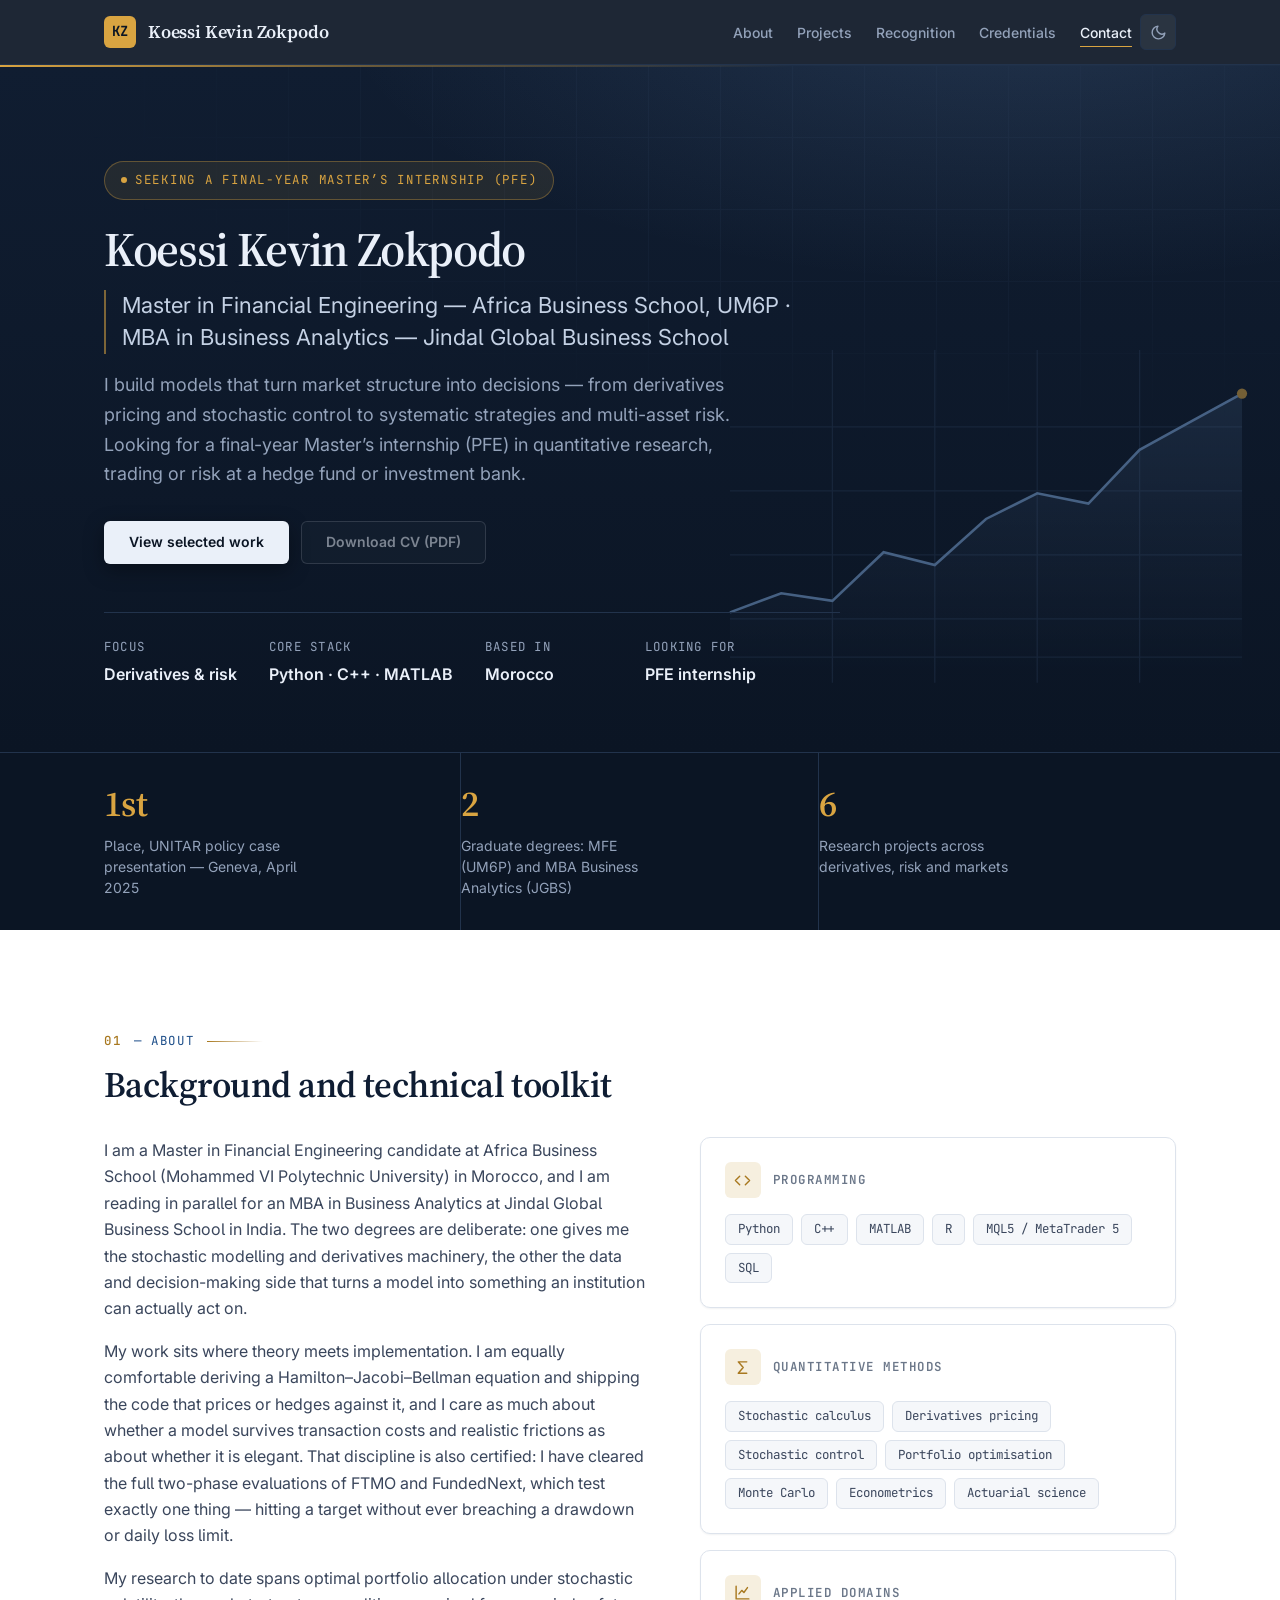
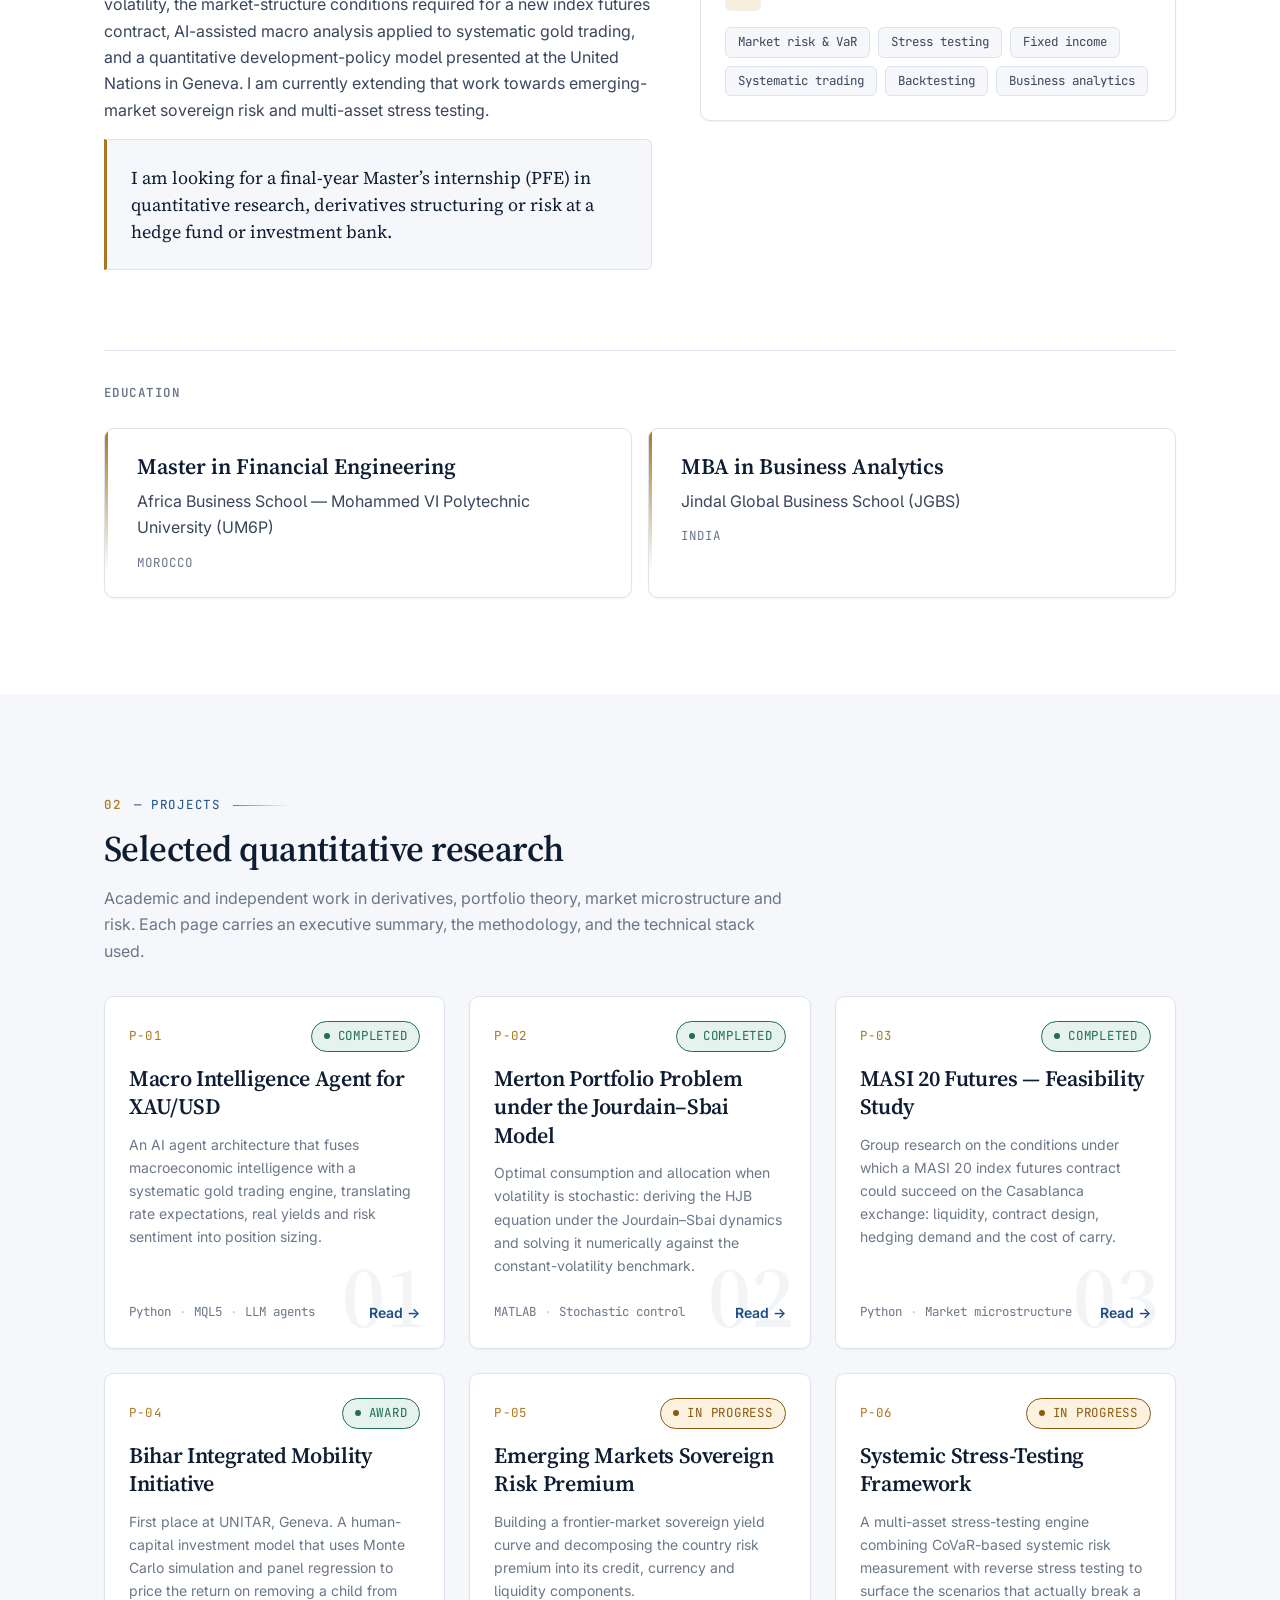
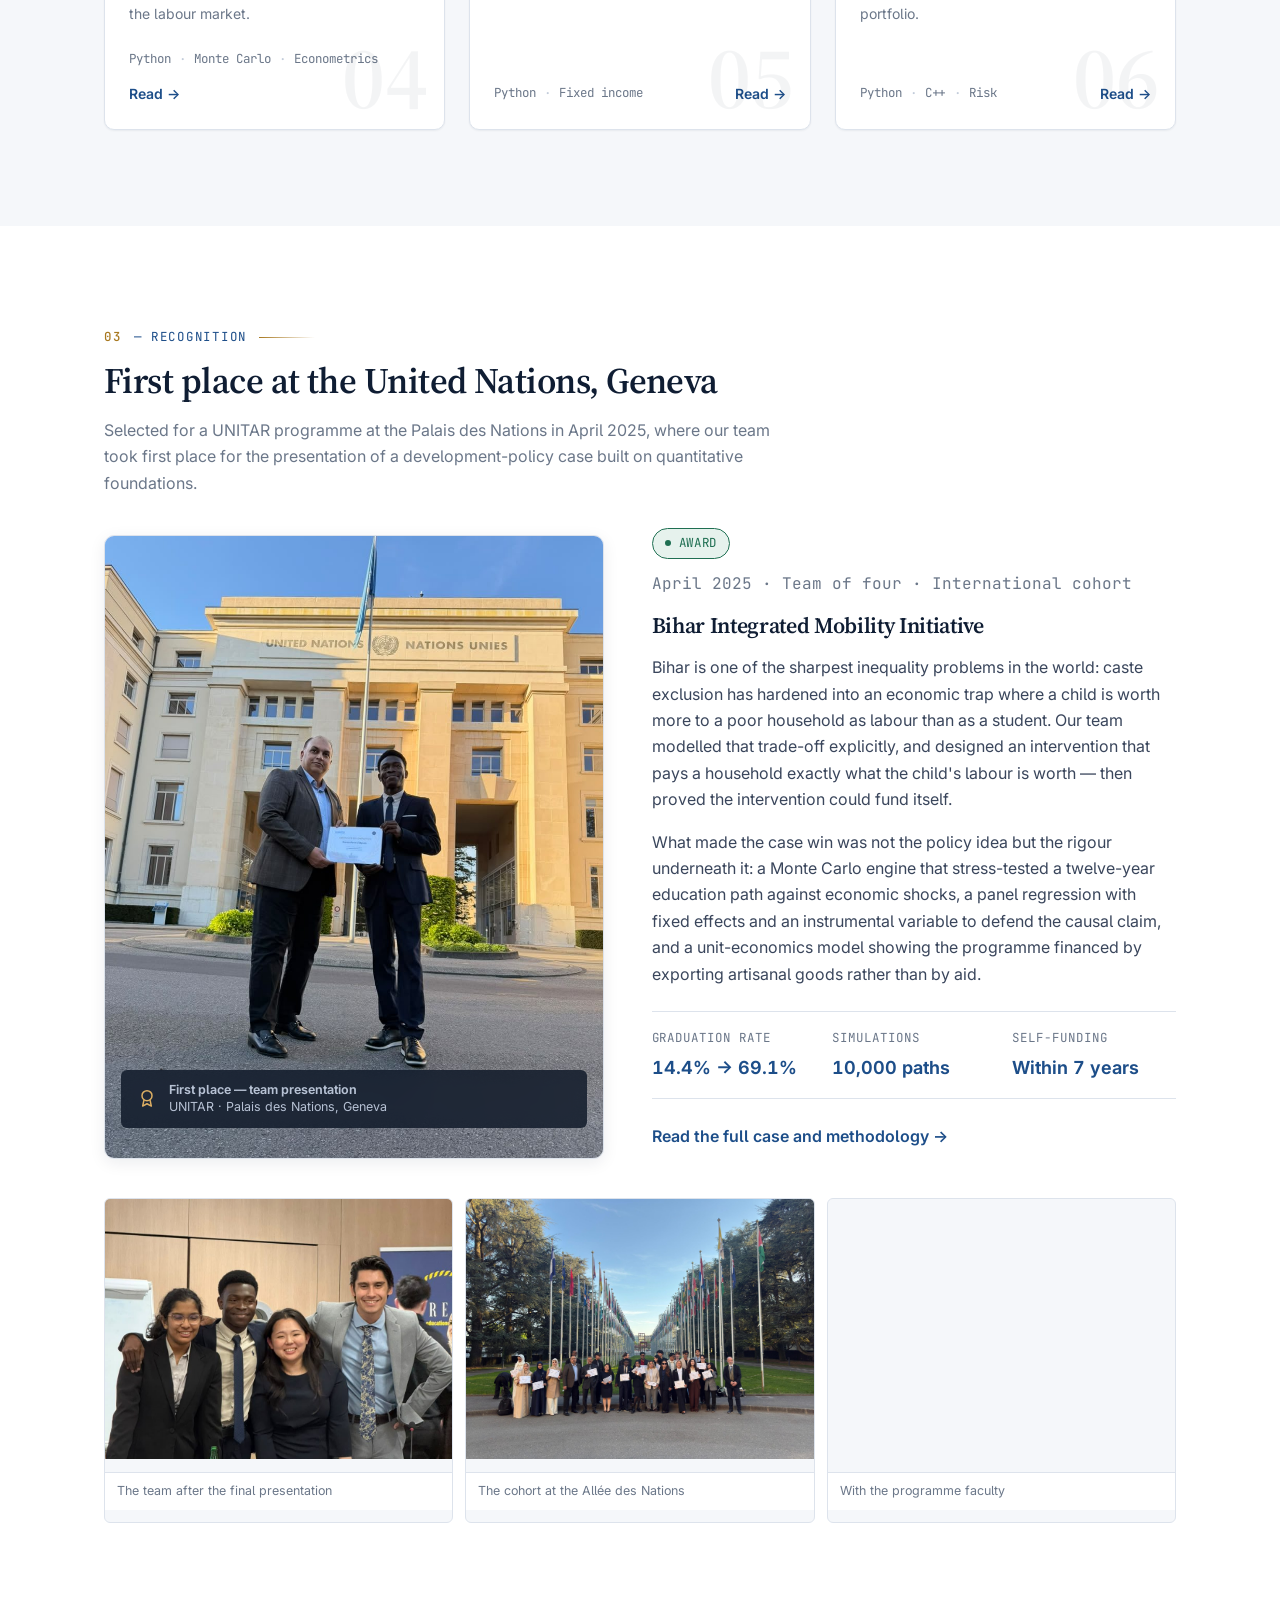
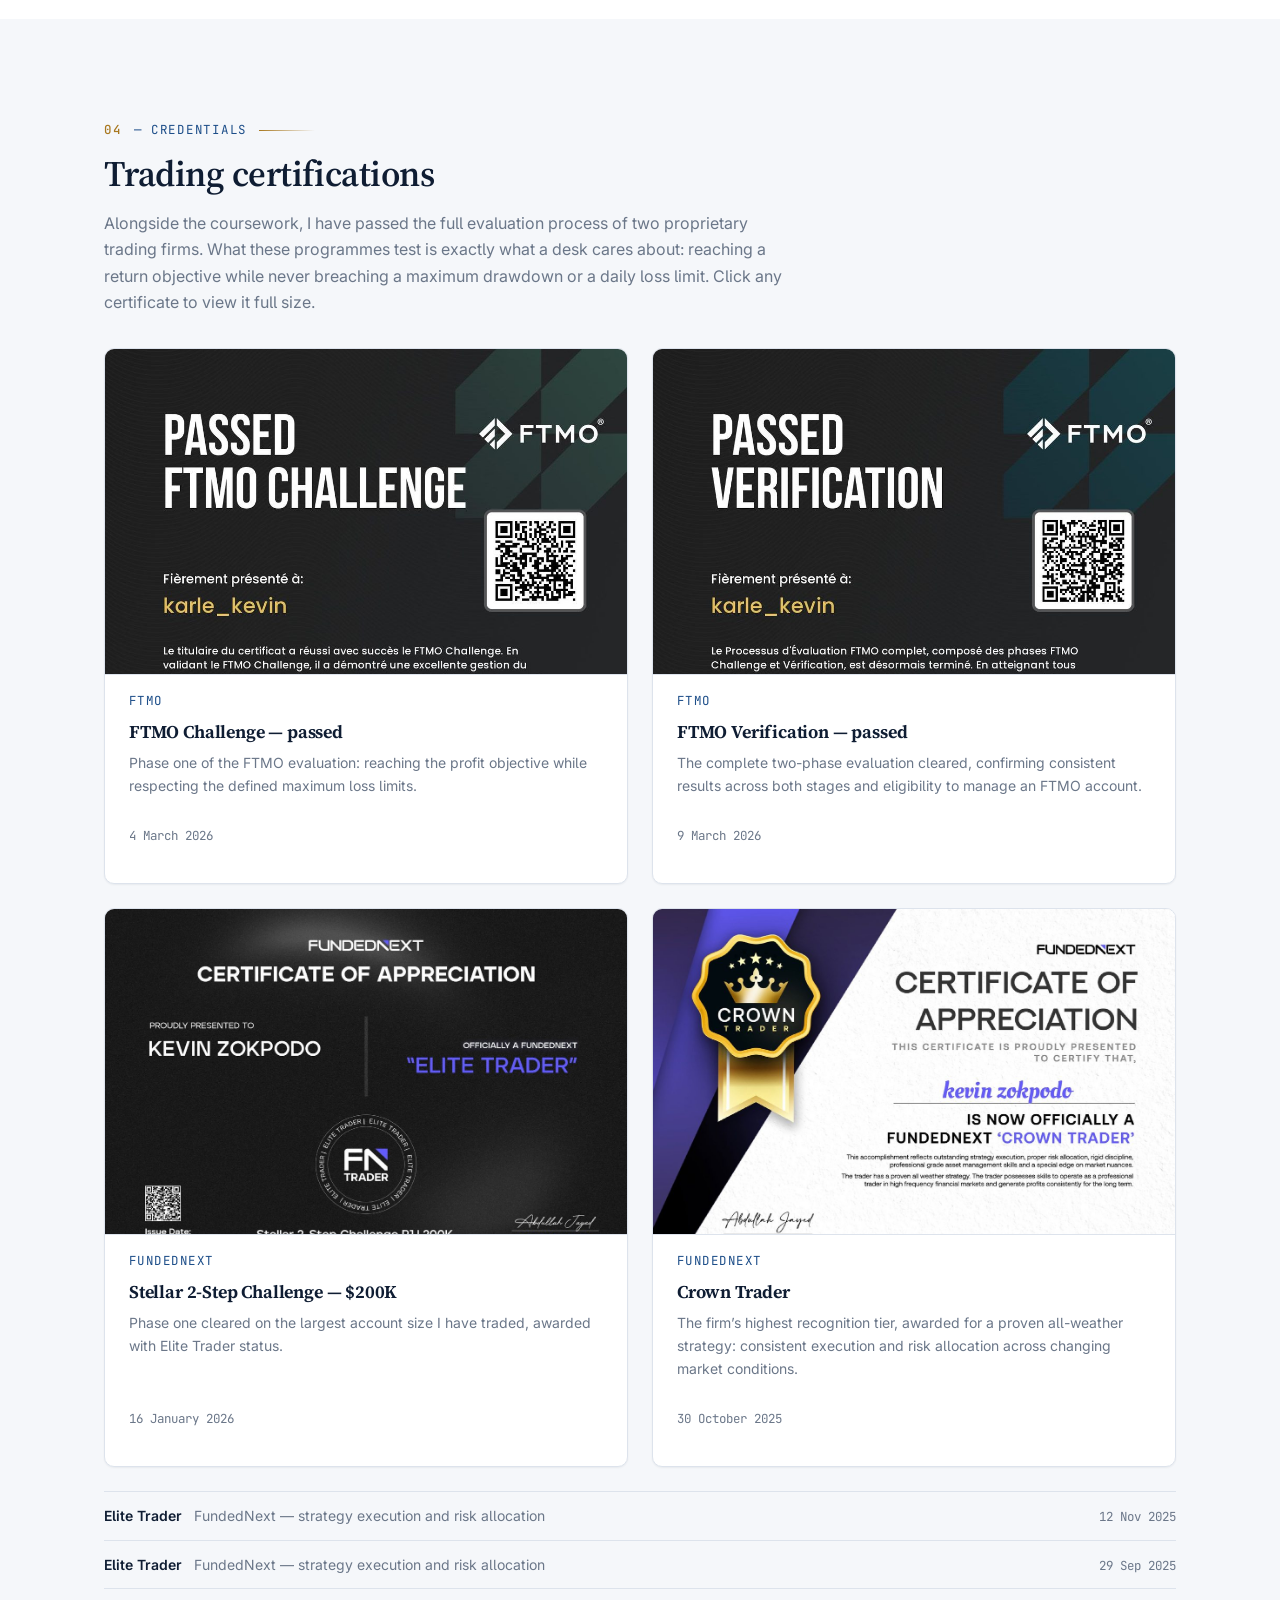
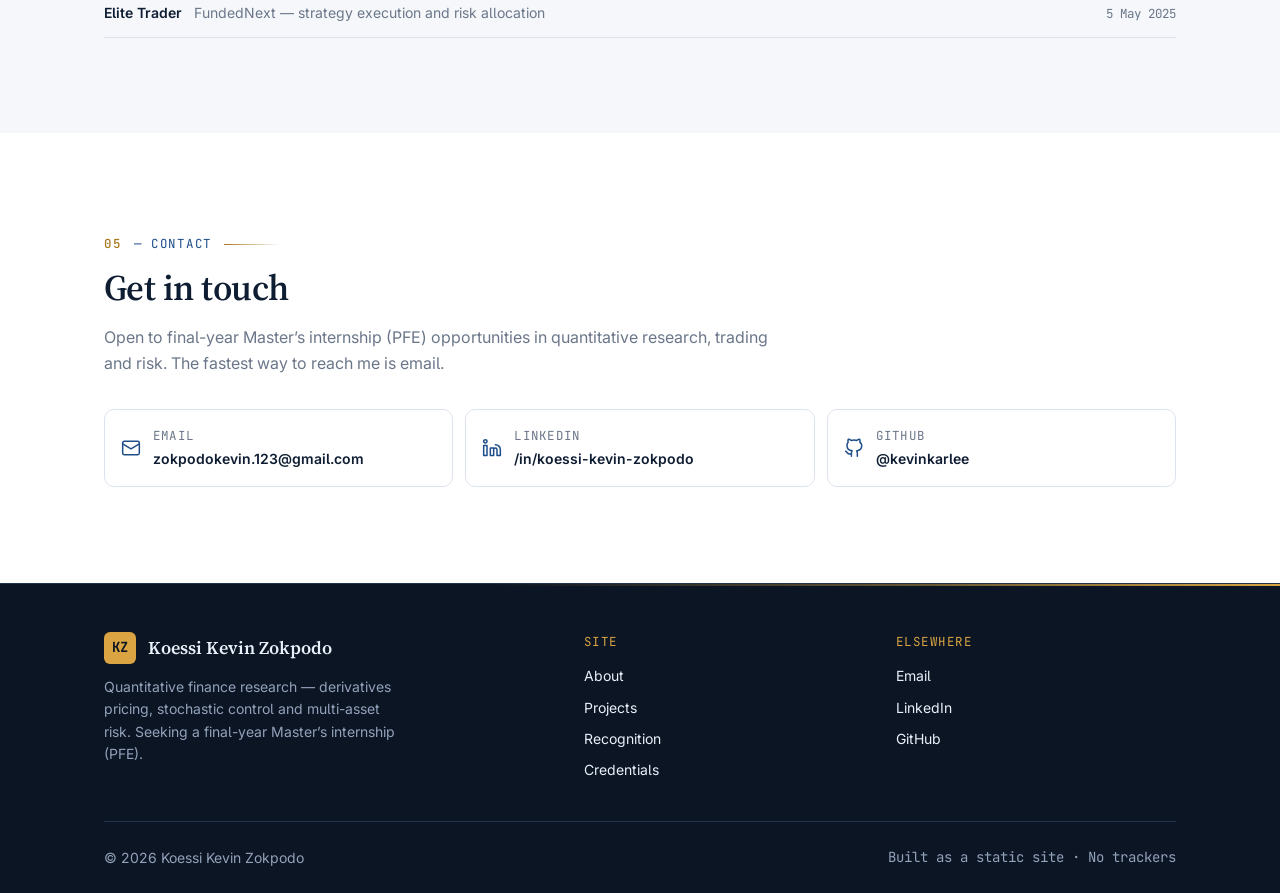
<file: index.html>
<!DOCTYPE html>
<html lang="en" data-theme="light" class="no-js">
<head>
<meta charset="utf-8">
<meta name="viewport" content="width=device-width, initial-scale=1">

<!-- ==========================================================================
     SEO
     ------------------------------------------------------------------------
     BEFORE PUBLISHING: replace every occurrence of
       https://quantstuffs.com   -> your real Cloudflare Pages / custom domain
       koessi-kevin-zokpodo            -> your LinkedIn vanity URL
       kevinkarlee              -> your GitHub username
       zokpodokevin.123@gmail.com          -> your contact email
     A find-and-replace across the repo covers all pages at once.
     ========================================================================== -->
<title>Koessi Kevin Zokpodo | Quantitative Finance Portfolio</title>
<meta name="description" content="Quantitative finance portfolio of Koessi Kevin Zokpodo: MFE candidate at Africa Business School (UM6P) and MBA in Business Analytics at Jindal Global Business School. Derivatives pricing, stochastic control, portfolio optimisation and systematic trading research.">
<meta name="author" content="Koessi Kevin Zokpodo">
<link rel="canonical" href="https://quantstuffs.com/">

<!-- Open Graph - controls the LinkedIn / Slack / WhatsApp link preview.
     og:image must be an ABSOLUTE URL: relative paths are ignored by scrapers. -->
<meta property="og:type" content="website">
<meta property="og:site_name" content="Koessi Kevin Zokpodo">
<meta property="og:title" content="Koessi Kevin Zokpodo | Quantitative Finance Portfolio">
<meta property="og:description" content="MFE candidate (UM6P) and MBA in Business Analytics (JGBS). Derivatives pricing, stochastic control, systematic trading. First place at UNITAR, Geneva.">
<meta property="og:url" content="https://quantstuffs.com/">
<meta property="og:image" content="https://quantstuffs.com/assets/img/og-image.png">
<meta property="og:image:width" content="1200">
<meta property="og:image:height" content="630">
<meta property="og:image:alt" content="Koessi Kevin Zokpodo - quantitative finance portfolio">
<meta property="og:locale" content="en_GB">

<meta name="twitter:card" content="summary_large_image">
<meta name="twitter:title" content="Koessi Kevin Zokpodo | Quantitative Finance Portfolio">
<meta name="twitter:description" content="MFE candidate (UM6P) and MBA in Business Analytics (JGBS). Derivatives pricing, stochastic control and systematic trading.">
<meta name="twitter:image" content="https://quantstuffs.com/assets/img/og-image.png">

<!-- Icons & browser chrome -->
<link rel="icon" href="assets/img/favicon.svg" type="image/svg+xml">
<meta name="theme-color" content="#ffffff">

<!-- Fonts: Inter for text, JetBrains Mono for labels and figures.
     `display=swap` means the page renders in the system fallback first and
     never blocks on the network. -->
<link rel="preconnect" href="https://fonts.googleapis.com">
<link rel="preconnect" href="https://fonts.gstatic.com" crossorigin>
<link rel="stylesheet" href="https://fonts.googleapis.com/css2?family=Inter:wght@400;500;600;700&family=JetBrains+Mono:wght@400;500&family=Source+Serif+4:opsz,wght@8..60,400;8..60,600;8..60,700&display=swap">

<!-- Styles -->
<link rel="stylesheet" href="assets/css/style.css">

<!-- Theme script is intentionally NOT deferred: it must run before the first
     paint so dark-mode visitors never see a white flash. -->
<script src="assets/js/theme.js"></script>
<script src="assets/js/main.js" defer></script>

<!-- Structured data: helps search engines associate the site with a person. -->
<script type="application/ld+json">
{
  "@context": "https://schema.org",
  "@type": "Person",
  "name": "Koessi Kevin Zokpodo",
  "alternateName": "Karle",
  "url": "https://quantstuffs.com/",
  "jobTitle": "Master in Financial Engineering candidate",
  "description": "Quantitative finance student specialising in derivatives pricing, stochastic control and systematic trading.",
  "knowsAbout": [
    "Stochastic calculus", "Derivatives pricing", "Portfolio optimisation",
    "Actuarial science", "Systematic trading", "Risk management",
    "Business analytics", "Monte Carlo simulation"
  ],
  "alumniOf": [
    { "@type": "CollegeOrUniversity", "name": "Africa Business School, Mohammed VI Polytechnic University (UM6P)" },
    { "@type": "CollegeOrUniversity", "name": "Jindal Global Business School" }
  ]
}
</script>
</head>

<body>
<a class="skip-link" href="#main">Skip to content</a>

<!-- ==========================================================================
     Header
     ========================================================================== -->
<header class="site-header">
  <div class="container site-header__inner">
    <a class="brand" href="index.html">
      <span class="brand__mark" aria-hidden="true">KZ</span>
      <span>Koessi Kevin Zokpodo</span>
    </a>

    <nav class="nav" aria-label="Primary">
      <ul class="nav__list" id="primary-nav">
        <li><a class="nav__link" href="#about">About</a></li>
        <li><a class="nav__link" href="#projects">Projects</a></li>
        <li><a class="nav__link" href="#recognition">Recognition</a></li>
        <li><a class="nav__link" href="#credentials">Credentials</a></li>
        <li><a class="nav__link" href="#contact">Contact</a></li>
      </ul>

      <!-- Dark / light toggle -->
      <button class="icon-btn" type="button" data-theme-toggle aria-label="Switch to dark mode">
        <svg class="icon-moon" width="17" height="17" viewBox="0 0 24 24" fill="none"
             stroke="currentColor" stroke-width="2" stroke-linecap="round"
             stroke-linejoin="round" aria-hidden="true">
          <path d="M21 12.79A9 9 0 1 1 11.21 3 7 7 0 0 0 21 12.79z"/>
        </svg>
        <svg class="icon-sun" width="17" height="17" viewBox="0 0 24 24" fill="none"
             stroke="currentColor" stroke-width="2" stroke-linecap="round"
             stroke-linejoin="round" aria-hidden="true">
          <circle cx="12" cy="12" r="4"/>
          <path d="M12 2v2M12 20v2M4.9 4.9l1.4 1.4M17.7 17.7l1.4 1.4M2 12h2M20 12h2M4.9 19.1l1.4-1.4M17.7 6.3l1.4-1.4"/>
        </svg>
      </button>

      <!-- Mobile menu button (hidden above 780px by CSS) -->
      <button class="icon-btn nav__toggle" type="button" data-nav-toggle
              aria-expanded="false" aria-controls="primary-nav" aria-label="Toggle navigation">
        <svg width="17" height="17" viewBox="0 0 24 24" fill="none" stroke="currentColor"
             stroke-width="2" stroke-linecap="round" aria-hidden="true">
          <path d="M3 6h18M3 12h18M3 18h18"/>
        </svg>
      </button>
    </nav>
  </div>
</header>

<main id="main">

  <!-- ========================================================================
       Hero
       ======================================================================== -->
  <section class="hero">
    <div class="container">

     <!-- Decorative only: an equity curve motif balancing the empty right
          half of the masthead. Hidden below 1100px by the stylesheet. -->
     <svg class="hero__motif" viewBox="0 0 400 260" fill="none"
          xmlns="http://www.w3.org/2000/svg" aria-hidden="true" focusable="false">
       <defs>
         <linearGradient id="motifFade" x1="0" y1="0" x2="0" y2="1">
           <stop offset="0%"   stop-color="currentColor" stop-opacity="0.22"/>
           <stop offset="100%" stop-color="currentColor" stop-opacity="0"/>
         </linearGradient>
       </defs>
       <g class="motif-grid">
         <path d="M0 60h400M0 110h400M0 160h400M0 210h400"/>
         <path d="M80 0v260M160 0v260M240 0v260M320 0v260"/>
       </g>
       <path class="motif-area"
             d="M0 205 L40 190 L80 196 L120 158 L160 168 L200 132 L240 112 L280 120 L320 78 L360 56 L400 34 L400 260 L0 260 Z"/>
       <path class="motif-line"
             d="M0 205 L40 190 L80 196 L120 158 L160 168 L200 132 L240 112 L280 120 L320 78 L360 56 L400 34"/>
       <circle class="motif-point" cx="400" cy="34" r="4"/>
       <path class="motif-base" d="M0 240h400"/>
     </svg>

     <div class="hero__inner">
      <p class="hero__eyebrow">Seeking a final-year Master&rsquo;s internship (PFE)</p>

      <h1 class="hero__name">Koessi Kevin Zokpodo</h1>

      <p class="hero__title">
        Master in Financial Engineering &mdash; Africa Business School, UM6P
        &middot; MBA in Business Analytics &mdash; Jindal Global Business School
      </p>

      <p class="hero__pitch">
        I build models that turn market structure into decisions &mdash; from
        derivatives pricing and stochastic control to systematic strategies and
        multi-asset risk. Looking for a final-year Master&rsquo;s internship
        (PFE) in quantitative research, trading or risk at a hedge fund or
        investment bank.
      </p>

      <div class="hero__actions">
        <a class="btn btn--primary" href="#projects">View selected work</a>
        <!-- TODO: drop your CV at assets/docs/cv-koessi-kevin-zokpodo.pdf,
             then remove the `btn--pending` class below to activate this link. -->
        <a class="btn btn--ghost btn--pending" href="assets/docs/cv-koessi-kevin-zokpodo.pdf"
           aria-disabled="true">
          Download CV (PDF)
        </a>
      </div>

      <dl class="hero__facts">
        <div class="hero__fact">
          <dt>Focus</dt>
          <dd>Derivatives &amp; risk</dd>
        </div>
        <div class="hero__fact">
          <dt>Core stack</dt>
          <dd>Python &middot; C++ &middot; MATLAB</dd>
        </div>
        <div class="hero__fact">
          <dt>Based in</dt>
          <dd>Morocco</dd>
        </div>
        <!-- TODO: replace with the exact months of your PFE window. -->
        <div class="hero__fact">
          <dt>Looking for</dt>
          <dd>PFE internship</dd>
        </div>
      </dl>
     </div>
    </div>
  </section>

  <!-- ========================================================================
       Stat band - the three-second read
       ======================================================================== -->
  <section class="stat-band" aria-label="Key figures">
    <div class="container">
      <div class="stat-band__grid">
        <div class="stat">
          <span class="stat__value">1st</span>
          <span class="stat__label">Place, UNITAR policy case presentation &mdash; Geneva, April 2025</span>
        </div>
        <div class="stat">
          <span class="stat__value">2</span>
          <span class="stat__label">Graduate degrees: MFE (UM6P) and MBA Business Analytics (JGBS)</span>
        </div>
        <div class="stat">
          <span class="stat__value">6</span>
          <span class="stat__label">Research projects across derivatives, risk and markets</span>
        </div>
      </div>
    </div>
  </section>

  <!-- ========================================================================
       About
       ======================================================================== -->
  <section class="section" id="about">
    <div class="container">
      <div class="section__head" data-reveal>
        <p class="section__eyebrow"><span class="num">01</span> &mdash; About</p>
        <h2 class="section__title">Background and technical toolkit</h2>
      </div>

      <div class="about" data-reveal>
        <!-- Left column: the narrative -->
        <div class="prose">
          <p>
            I am a Master in Financial Engineering candidate at Africa Business
            School (Mohammed VI Polytechnic University) in Morocco, and I am
            reading in parallel for an MBA in Business Analytics at Jindal
            Global Business School in India. The two degrees are deliberate: one
            gives me the stochastic modelling and derivatives machinery, the
            other the data and decision-making side that turns a model into
            something an institution can actually act on.
          </p>
          <p>
            My work sits where theory meets implementation. I am equally
            comfortable deriving a Hamilton&ndash;Jacobi&ndash;Bellman equation
            and shipping the code that prices or hedges against it, and I care
            as much about whether a model survives transaction costs and
            realistic frictions as about whether it is elegant. That discipline
            is also certified: I have cleared the full two-phase evaluations of
            FTMO and FundedNext, which test exactly one thing &mdash; hitting a
            target without ever breaching a drawdown or daily loss limit.
          </p>
          <p>
            My research to date spans optimal portfolio allocation under
            stochastic volatility, the market-structure conditions required for
            a new index futures contract, AI-assisted macro analysis applied to
            systematic gold trading, and a quantitative development-policy model
            presented at the United Nations in Geneva. I am currently extending
            that work towards emerging-market sovereign risk and multi-asset
            stress testing.
          </p>

          <p class="about__statement">
            I am looking for a final-year Master&rsquo;s internship (PFE) in
            quantitative research, derivatives structuring or risk at a hedge
            fund or investment bank.
          </p>
        </div>

        <!-- Right column: the toolkit.
             To add a skill, drop one <li class="chip"> into the right card. -->
        <div class="toolkit">

          <div class="toolkit-card">
            <div class="toolkit-card__head">
              <span class="toolkit-card__icon" aria-hidden="true">
                <svg width="17" height="17" viewBox="0 0 24 24" fill="none" stroke="currentColor"
                     stroke-width="2" stroke-linecap="round" stroke-linejoin="round">
                  <path d="m8 6-6 6 6 6M16 6l6 6-6 6"/>
                </svg>
              </span>
              <h3 class="toolkit-card__title">Programming</h3>
            </div>
            <ul class="chips">
              <li class="chip">Python</li>
              <li class="chip">C++</li>
              <li class="chip">MATLAB</li>
              <li class="chip">R</li>
              <li class="chip">MQL5 / MetaTrader 5</li>
              <li class="chip">SQL</li>
            </ul>
          </div>

          <div class="toolkit-card">
            <div class="toolkit-card__head">
              <span class="toolkit-card__icon" aria-hidden="true">
                <svg width="17" height="17" viewBox="0 0 24 24" fill="none" stroke="currentColor"
                     stroke-width="2" stroke-linecap="round" stroke-linejoin="round">
                  <path d="M18 4H6l7 8-7 8h12"/>
                </svg>
              </span>
              <h3 class="toolkit-card__title">Quantitative methods</h3>
            </div>
            <ul class="chips">
              <li class="chip">Stochastic calculus</li>
              <li class="chip">Derivatives pricing</li>
              <li class="chip">Stochastic control</li>
              <li class="chip">Portfolio optimisation</li>
              <li class="chip">Monte Carlo</li>
              <li class="chip">Econometrics</li>
              <li class="chip">Actuarial science</li>
            </ul>
          </div>

          <div class="toolkit-card">
            <div class="toolkit-card__head">
              <span class="toolkit-card__icon" aria-hidden="true">
                <svg width="17" height="17" viewBox="0 0 24 24" fill="none" stroke="currentColor"
                     stroke-width="2" stroke-linecap="round" stroke-linejoin="round">
                  <path d="M3 3v18h18"/><path d="m7 14 4-5 3 3 5-7"/>
                </svg>
              </span>
              <h3 class="toolkit-card__title">Applied domains</h3>
            </div>
            <ul class="chips">
              <li class="chip">Market risk &amp; VaR</li>
              <li class="chip">Stress testing</li>
              <li class="chip">Fixed income</li>
              <li class="chip">Systematic trading</li>
              <li class="chip">Backtesting</li>
              <li class="chip">Business analytics</li>
            </ul>
          </div>

        </div>
      </div>

      <!-- Education, full width beneath the two columns -->
      <div class="edu" data-reveal>
        <h3 class="skill-group__title">Education</h3>
        <div class="edu__grid">
          <article class="edu-card">
            <h4 class="edu-card__degree">Master in Financial Engineering</h4>
            <p class="edu-card__school">
              Africa Business School &mdash; Mohammed VI Polytechnic University (UM6P)
            </p>
            <p class="edu-card__meta">Morocco</p>
          </article>

          <article class="edu-card">
            <h4 class="edu-card__degree">MBA in Business Analytics</h4>
            <p class="edu-card__school">
              Jindal Global Business School (JGBS)
            </p>
            <p class="edu-card__meta">India</p>
          </article>
        </div>
      </div>
  </section>

  <!-- ========================================================================
       Projects
       ------------------------------------------------------------------------
       TO ADD A PROJECT:
         1. copy projects/_template.html to projects/your-project.html
         2. copy one <article class="card" data-index="NN"> block below and edit
            it - `data-index` is the faint numeral watermarked in the corner
       The grid is `auto-fill`, so any number of cards lays out correctly.
       ======================================================================== -->
  <section class="section section--subtle" id="projects">
    <div class="container">
      <div class="section__head" data-reveal>
        <p class="section__eyebrow"><span class="num">02</span> &mdash; Projects</p>
        <h2 class="section__title">Selected quantitative research</h2>
        <p class="section__intro">
          Academic and independent work in derivatives, portfolio theory, market
          microstructure and risk. Each page carries an executive summary, the
          methodology, and the technical stack used.
        </p>
      </div>

      <div class="grid" data-reveal>

        <!-- ---------------------------------------------------------------- -->
        <article class="card" data-index="01">
          <div class="card__top">
            <span class="card__index">P-01</span>
            <span class="badge badge--done"><span class="badge__dot" aria-hidden="true"></span>Completed</span>
          </div>
          <h3 class="card__title">
            <a class="card__link" href="projects/macro-intelligence-agent-xauusd.html">
              Macro Intelligence Agent for XAU/USD
            </a>
          </h3>
          <p class="card__desc">
            An AI agent architecture that fuses macroeconomic intelligence with a
            systematic gold trading engine, translating rate expectations, real
            yields and risk sentiment into position sizing.
          </p>
          <div class="card__foot">
            <ul class="card__tags">
              <li class="card__tag">Python</li>
              <li class="card__tag">MQL5</li>
              <li class="card__tag">LLM agents</li>
            </ul>
            <span class="card__cue" aria-hidden="true">Read &rarr;</span>
          </div>
        </article>

        <!-- ---------------------------------------------------------------- -->
        <article class="card" data-index="02">
          <div class="card__top">
            <span class="card__index">P-02</span>
            <span class="badge badge--done"><span class="badge__dot" aria-hidden="true"></span>Completed</span>
          </div>
          <h3 class="card__title">
            <a class="card__link" href="projects/merton-portfolio-jourdain-sbai.html">
              Merton Portfolio Problem under the Jourdain&ndash;Sbai Model
            </a>
          </h3>
          <p class="card__desc">
            Optimal consumption and allocation when volatility is stochastic:
            deriving the HJB equation under the Jourdain&ndash;Sbai dynamics and
            solving it numerically against the constant-volatility benchmark.
          </p>
          <div class="card__foot">
            <ul class="card__tags">
              <li class="card__tag">MATLAB</li>
              <li class="card__tag">Stochastic control</li>
            </ul>
            <span class="card__cue" aria-hidden="true">Read &rarr;</span>
          </div>
        </article>

        <!-- ---------------------------------------------------------------- -->
        <article class="card" data-index="03">
          <div class="card__top">
            <span class="card__index">P-03</span>
            <span class="badge badge--done"><span class="badge__dot" aria-hidden="true"></span>Completed</span>
          </div>
          <h3 class="card__title">
            <a class="card__link" href="projects/masi-20-futures-feasibility.html">
              MASI 20 Futures &mdash; Feasibility Study
            </a>
          </h3>
          <p class="card__desc">
            Group research on the conditions under which a MASI 20 index futures
            contract could succeed on the Casablanca exchange: liquidity,
            contract design, hedging demand and the cost of carry.
          </p>
          <div class="card__foot">
            <ul class="card__tags">
              <li class="card__tag">Python</li>
              <li class="card__tag">Market microstructure</li>
            </ul>
            <span class="card__cue" aria-hidden="true">Read &rarr;</span>
          </div>
        </article>

        <!-- ---------------------------------------------------------------- -->
        <article class="card" data-index="04">
          <div class="card__top">
            <span class="card__index">P-04</span>
            <span class="badge badge--done"><span class="badge__dot" aria-hidden="true"></span>Award</span>
          </div>
          <h3 class="card__title">
            <a class="card__link" href="projects/bihar-integrated-mobility-initiative.html">
              Bihar Integrated Mobility Initiative
            </a>
          </h3>
          <p class="card__desc">
            First place at UNITAR, Geneva. A human-capital investment model that
            uses Monte Carlo simulation and panel regression to price the return
            on removing a child from the labour market.
          </p>
          <div class="card__foot">
            <ul class="card__tags">
              <li class="card__tag">Python</li>
              <li class="card__tag">Monte Carlo</li>
              <li class="card__tag">Econometrics</li>
            </ul>
            <span class="card__cue" aria-hidden="true">Read &rarr;</span>
          </div>
        </article>

        <!-- ---------------------------------------------------------------- -->
        <article class="card" data-index="05">
          <div class="card__top">
            <span class="card__index">P-05</span>
            <span class="badge badge--wip"><span class="badge__dot" aria-hidden="true"></span>In progress</span>
          </div>
          <h3 class="card__title">
            <a class="card__link" href="projects/em-sovereign-risk-premium.html">
              Emerging Markets Sovereign Risk Premium
            </a>
          </h3>
          <p class="card__desc">
            Building a frontier-market sovereign yield curve and decomposing the
            country risk premium into its credit, currency and liquidity
            components.
          </p>
          <div class="card__foot">
            <ul class="card__tags">
              <li class="card__tag">Python</li>
              <li class="card__tag">Fixed income</li>
            </ul>
            <span class="card__cue" aria-hidden="true">Read &rarr;</span>
          </div>
        </article>

        <!-- ---------------------------------------------------------------- -->
        <article class="card" data-index="06">
          <div class="card__top">
            <span class="card__index">P-06</span>
            <span class="badge badge--wip"><span class="badge__dot" aria-hidden="true"></span>In progress</span>
          </div>
          <h3 class="card__title">
            <a class="card__link" href="projects/systemic-stress-testing-framework.html">
              Systemic Stress-Testing Framework
            </a>
          </h3>
          <p class="card__desc">
            A multi-asset stress-testing engine combining CoVaR-based systemic
            risk measurement with reverse stress testing to surface the scenarios
            that actually break a portfolio.
          </p>
          <div class="card__foot">
            <ul class="card__tags">
              <li class="card__tag">Python</li>
              <li class="card__tag">C++</li>
              <li class="card__tag">Risk</li>
            </ul>
            <span class="card__cue" aria-hidden="true">Read &rarr;</span>
          </div>
        </article>

      </div>
    </div>
  </section>

  <!-- ========================================================================
       Recognition - United Nations, Geneva
       ------------------------------------------------------------------------
       TODO: name your team-mates here if you want them credited.
       ======================================================================== -->
  <section class="section" id="recognition">
    <div class="container">
      <div class="section__head" data-reveal>
        <p class="section__eyebrow"><span class="num">03</span> &mdash; Recognition</p>
        <h2 class="section__title">First place at the United Nations, Geneva</h2>
        <p class="section__intro">
          Selected for a UNITAR programme at the Palais des Nations in April
          2025, where our team took first place for the presentation of a
          development-policy case built on quantitative foundations.
        </p>
      </div>

      <div class="feature" data-reveal>
        <!-- Photo -->
        <div class="feature__media">
          <img src="assets/img/geneva/un-certificate.jpg"
               alt="Koessi Kevin Zokpodo receiving a certificate in front of the Palais des Nations, United Nations Geneva"
               width="960" height="1280" loading="lazy" decoding="async">
          <p class="feature__ribbon">
            <svg width="20" height="20" viewBox="0 0 24 24" fill="none" stroke="currentColor"
                 stroke-width="1.8" stroke-linecap="round" stroke-linejoin="round" aria-hidden="true">
              <circle cx="12" cy="8" r="6"/>
              <path d="m8.2 13.9-1.4 6.6 5.2-2.8 5.2 2.8-1.4-6.6"/>
            </svg>
            <span>
              <strong>First place &mdash; team presentation</strong>
              <span>UNITAR &middot; Palais des Nations, Geneva</span>
            </span>
          </p>
        </div>

        <!-- Copy -->
        <div>
          <div class="feature__meta">
            <span class="badge badge--done"><span class="badge__dot" aria-hidden="true"></span>Award</span>
            <span class="mono text-muted">April 2025 &middot; Team of four &middot; International cohort</span>
          </div>

          <h3 class="section__title" style="font-size: var(--fs-xl)">
            Bihar Integrated Mobility Initiative
          </h3>

          <div class="prose">
            <p>
              Bihar is one of the sharpest inequality problems in the world: caste
              exclusion has hardened into an economic trap where a child is worth
              more to a poor household as labour than as a student. Our team
              modelled that trade-off explicitly, and designed an intervention
              that pays a household exactly what the child's labour is worth
              &mdash; then proved the intervention could fund itself.
            </p>
            <p>
              What made the case win was not the policy idea but the rigour
              underneath it: a Monte Carlo engine that stress-tested a twelve-year
              education path against economic shocks, a panel regression with
              fixed effects and an instrumental variable to defend the causal
              claim, and a unit-economics model showing the programme financed by
              exporting artisanal goods rather than by aid.
            </p>
          </div>

          <dl class="feature__figures">
            <div class="feature__figure">
              <dt>Graduation rate</dt>
              <dd>14.4% &rarr; 69.1%</dd>
            </div>
            <div class="feature__figure">
              <dt>Simulations</dt>
              <dd>10,000 paths</dd>
            </div>
            <div class="feature__figure">
              <dt>Self-funding</dt>
              <dd>Within 7 years</dd>
            </div>
          </dl>

          <p>
            <a class="link-arrow" href="projects/bihar-integrated-mobility-initiative.html">
              Read the full case and methodology
            </a>
          </p>
        </div>
      </div>

      <!-- Photo gallery. Click any image to open it full size. -->
      <ul class="gallery" data-reveal>
        <li class="gallery__item" data-lightbox="Our team after the final presentation, UNITAR session in Geneva"
            tabindex="0" role="button" aria-label="Open photo: team after the final presentation">
          <img src="assets/img/geneva/team.jpg"
               alt="The four-person team after the final presentation at the UNITAR session"
               width="960" height="1280" loading="lazy" decoding="async">
          <p class="gallery__caption">The team after the final presentation</p>
        </li>

        <li class="gallery__item" data-lightbox="The full cohort at the Allee des Nations, United Nations Geneva"
            tabindex="0" role="button" aria-label="Open photo: cohort at the Allee des Nations">
          <img src="assets/img/geneva/allee-des-nations.jpg"
               alt="The full international cohort holding certificates at the Allee des Nations, United Nations Geneva"
               width="1800" height="1350" loading="lazy" decoding="async">
          <p class="gallery__caption">The cohort at the Allée des Nations</p>
        </li>

        <li class="gallery__item" data-lightbox="At the Allee des Nations with the programme faculty"
            tabindex="0" role="button" aria-label="Open photo: with the programme faculty">
          <img src="assets/img/geneva/flags-portrait.jpg"
               alt="Koessi Kevin Zokpodo with a member of the programme faculty at the Allee des Nations"
               width="675" height="1200" loading="lazy" decoding="async">
          <p class="gallery__caption">With the programme faculty</p>
        </li>
      </ul>
    </div>
  </section>

  <!-- ========================================================================
       Credentials - trading certifications
       ------------------------------------------------------------------------
       Ordered by what a trading or risk desk actually cares about:
         1. a complete two-phase evaluation under hard risk limits
         2. the largest account size traded
         3. the performance tiers awarded on top
       ======================================================================== -->
  <section class="section section--subtle" id="credentials">
    <div class="container">
      <div class="section__head" data-reveal>
        <p class="section__eyebrow"><span class="num">04</span> &mdash; Credentials</p>
        <h2 class="section__title">Trading certifications</h2>
        <p class="section__intro">
          Alongside the coursework, I have passed the full evaluation process of
          two proprietary trading firms. What these programmes test is exactly
          what a desk cares about: reaching a return objective while never
          breaching a maximum drawdown or a daily loss limit. Click any
          certificate to view it full size.
        </p>
      </div>

      <div class="cred-groups" data-reveal>

        <!-- 1. FTMO, phase one -->
        <article class="cred">
          <div class="cred__thumb" data-lightbox="FTMO Challenge - passed"
               tabindex="0" role="button" aria-label="Open certificate: FTMO Challenge passed">
            <img src="assets/img/certs/ftmo-challenge.jpg"
                 alt="FTMO certificate confirming the FTMO Challenge was passed"
                 width="1000" height="1000" loading="lazy" decoding="async">
            <span class="cred__zoom" aria-hidden="true">
              <svg width="15" height="15" viewBox="0 0 24 24" fill="none" stroke="currentColor"
                   stroke-width="2" stroke-linecap="round" stroke-linejoin="round">
                <circle cx="11" cy="11" r="7"/><path d="m20 20-3.5-3.5M11 8v6M8 11h6"/>
              </svg>
            </span>
          </div>
          <div class="cred__body">
            <p class="cred__issuer">FTMO</p>
            <h3 class="cred__title">FTMO Challenge &mdash; passed</h3>
            <p class="cred__desc">
              Phase one of the FTMO evaluation: reaching the profit objective
              while respecting the defined maximum loss limits.
            </p>
            <p class="cred__date">4 March 2026</p>
          </div>
        </article>

        <!-- 2. FTMO, evaluation complete -->
        <article class="cred">
          <div class="cred__thumb" data-lightbox="FTMO Verification - passed, full evaluation process complete"
               tabindex="0" role="button" aria-label="Open certificate: FTMO Verification passed">
            <img src="assets/img/certs/ftmo-verification.jpg"
                 alt="FTMO certificate confirming the Verification phase was passed"
                 width="1000" height="1000" loading="lazy" decoding="async">
            <span class="cred__zoom" aria-hidden="true">
              <svg width="15" height="15" viewBox="0 0 24 24" fill="none" stroke="currentColor"
                   stroke-width="2" stroke-linecap="round" stroke-linejoin="round">
                <circle cx="11" cy="11" r="7"/><path d="m20 20-3.5-3.5M11 8v6M8 11h6"/>
              </svg>
            </span>
          </div>
          <div class="cred__body">
            <p class="cred__issuer">FTMO</p>
            <h3 class="cred__title">FTMO Verification &mdash; passed</h3>
            <p class="cred__desc">
              The complete two-phase evaluation cleared, confirming consistent
              results across both stages and eligibility to manage an FTMO
              account.
            </p>
            <p class="cred__date">9 March 2026</p>
          </div>
        </article>

        <!-- 3. Largest evaluation account -->
        <article class="cred">
          <div class="cred__thumb" data-lightbox="FundedNext Elite Trader - Stellar 2-Step Challenge, 200K account"
               tabindex="0" role="button" aria-label="Open certificate: FundedNext 200K challenge">
            <img src="assets/img/certs/fundednext-elite-200k.jpg"
                 alt="FundedNext Elite Trader certificate for the Stellar 2-Step Challenge on a 200K account"
                 width="1200" height="834" loading="lazy" decoding="async">
            <span class="cred__zoom" aria-hidden="true">
              <svg width="15" height="15" viewBox="0 0 24 24" fill="none" stroke="currentColor"
                   stroke-width="2" stroke-linecap="round" stroke-linejoin="round">
                <circle cx="11" cy="11" r="7"/><path d="m20 20-3.5-3.5M11 8v6M8 11h6"/>
              </svg>
            </span>
          </div>
          <div class="cred__body">
            <p class="cred__issuer">FundedNext</p>
            <h3 class="cred__title">Stellar 2-Step Challenge &mdash; $200K</h3>
            <p class="cred__desc">
              Phase one cleared on the largest account size I have traded,
              awarded with Elite Trader status.
            </p>
            <p class="cred__date">16 January 2026</p>
          </div>
        </article>

        <!-- 4. Top performance tier -->
        <article class="cred">
          <div class="cred__thumb" data-lightbox="FundedNext Crown Trader certificate"
               tabindex="0" role="button" aria-label="Open certificate: FundedNext Crown Trader">
            <img src="assets/img/certs/fundednext-crown.jpg"
                 alt="FundedNext Crown Trader certificate of appreciation"
                 width="1200" height="834" loading="lazy" decoding="async">
            <span class="cred__zoom" aria-hidden="true">
              <svg width="15" height="15" viewBox="0 0 24 24" fill="none" stroke="currentColor"
                   stroke-width="2" stroke-linecap="round" stroke-linejoin="round">
                <circle cx="11" cy="11" r="7"/><path d="m20 20-3.5-3.5M11 8v6M8 11h6"/>
              </svg>
            </span>
          </div>
          <div class="cred__body">
            <p class="cred__issuer">FundedNext</p>
            <h3 class="cred__title">Crown Trader</h3>
            <p class="cred__desc">
              The firm&rsquo;s highest recognition tier, awarded for a proven
              all-weather strategy: consistent execution and risk allocation
              across changing market conditions.
            </p>
            <p class="cred__date">30 October 2025</p>
          </div>
        </article>

      </div>

      <!-- Repeat awards, listed compactly rather than as three more cards -->
      <ul class="cred-list" data-reveal>
        <li>
          <span class="cred-list__name">Elite Trader</span>
          <span class="text-muted">FundedNext &mdash; strategy execution and risk allocation</span>
          <span class="cred-list__meta">12 Nov 2025</span>
        </li>
        <li>
          <span class="cred-list__name">Elite Trader</span>
          <span class="text-muted">FundedNext &mdash; strategy execution and risk allocation</span>
          <span class="cred-list__meta">29 Sep 2025</span>
        </li>
        <li>
          <span class="cred-list__name">Elite Trader</span>
          <span class="text-muted">FundedNext &mdash; strategy execution and risk allocation</span>
          <span class="cred-list__meta">5 May 2025</span>
        </li>
      </ul>
    </div>
  </section>

  <!-- ========================================================================
       Contact
       ------------------------------------------------------------------------
       TODO: replace the placeholder handles below before publishing.
       ======================================================================== -->
  <section class="section" id="contact">
    <div class="container">
      <div class="section__head" data-reveal>
        <p class="section__eyebrow"><span class="num">05</span> &mdash; Contact</p>
        <h2 class="section__title">Get in touch</h2>
        <p class="section__intro">
          Open to final-year Master&rsquo;s internship (PFE) opportunities in
          quantitative research, trading and risk. The fastest way to reach me
          is email.
        </p>
      </div>

      <ul class="contact-list" data-reveal>
        <li>
          <a class="contact-item" href="mailto:zokpodokevin.123@gmail.com">
            <svg width="20" height="20" viewBox="0 0 24 24" fill="none" stroke="currentColor"
                 stroke-width="1.8" stroke-linecap="round" stroke-linejoin="round" aria-hidden="true">
              <rect x="2" y="4" width="20" height="16" rx="2"/>
              <path d="m22 7-10 6L2 7"/>
            </svg>
            <span>
              <span class="contact-item__label">Email</span>
              <span class="contact-item__value">zokpodokevin.123@gmail.com</span>
            </span>
          </a>
        </li>

        <li>
          <a class="contact-item" href="https://www.linkedin.com/in/koessi-kevin-zokpodo"
             target="_blank" rel="noopener noreferrer">
            <svg width="20" height="20" viewBox="0 0 24 24" fill="none" stroke="currentColor"
                 stroke-width="1.8" stroke-linecap="round" stroke-linejoin="round" aria-hidden="true">
              <path d="M16 8a6 6 0 0 1 6 6v7h-4v-7a2 2 0 0 0-4 0v7h-4v-9h4v1.5"/>
              <rect x="2" y="9" width="4" height="12"/>
              <circle cx="4" cy="4" r="2"/>
            </svg>
            <span>
              <span class="contact-item__label">LinkedIn</span>
              <span class="contact-item__value">/in/koessi-kevin-zokpodo</span>
            </span>
          </a>
        </li>

        <li>
          <a class="contact-item" href="https://github.com/kevinkarlee"
             target="_blank" rel="noopener noreferrer">
            <svg width="20" height="20" viewBox="0 0 24 24" fill="none" stroke="currentColor"
                 stroke-width="1.8" stroke-linecap="round" stroke-linejoin="round" aria-hidden="true">
              <path d="M9 19c-5 1.5-5-2.5-7-3m14 6v-3.9a3.4 3.4 0 0 0-.9-2.6c3-.3 6.2-1.5 6.2-6.7A5.2 5.2 0 0 0 19 5.1a4.9 4.9 0 0 0-.1-3.6s-1.1-.3-3.6 1.4a12.3 12.3 0 0 0-6.6 0C6.2 1.2 5.1 1.5 5.1 1.5A4.9 4.9 0 0 0 5 5.1a5.2 5.2 0 0 0-1.4 3.6c0 5.2 3.2 6.4 6.2 6.7a3.4 3.4 0 0 0-.9 2.6V22"/>
            </svg>
            <span>
              <span class="contact-item__label">GitHub</span>
              <span class="contact-item__value">@kevinkarlee</span>
            </span>
          </a>
        </li>
      </ul>
    </div>
  </section>

</main>

<!-- ==========================================================================
     Footer
     ========================================================================== -->
<footer class="site-footer">
  <div class="container">
    <div class="site-footer__top">
      <div class="site-footer__brand-col">
        <p class="site-footer__brand">
          <span class="brand__mark" aria-hidden="true">KZ</span>
          Koessi Kevin Zokpodo
        </p>
        <p class="site-footer__tagline">
          Quantitative finance research &mdash; derivatives pricing, stochastic
          control and multi-asset risk. Seeking a final-year Master&rsquo;s
          internship (PFE).
        </p>
      </div>

      <div>
        <p class="site-footer__title">Site</p>
        <ul class="site-footer__list">
          <li><a href="index.html#about">About</a></li>
          <li><a href="index.html#projects">Projects</a></li>
          <li><a href="index.html#recognition">Recognition</a></li>
          <li><a href="index.html#credentials">Credentials</a></li>
        </ul>
      </div>

      <div>
        <p class="site-footer__title">Elsewhere</p>
        <ul class="site-footer__list">
          <li><a href="mailto:zokpodokevin.123@gmail.com">Email</a></li>
          <li><a href="https://www.linkedin.com/in/koessi-kevin-zokpodo" target="_blank" rel="noopener noreferrer">LinkedIn</a></li>
          <li><a href="https://github.com/kevinkarlee" target="_blank" rel="noopener noreferrer">GitHub</a></li>
        </ul>
      </div>
    </div>

    <div class="site-footer__inner">
      <p>&copy; <span data-current-year>2026</span> Koessi Kevin Zokpodo</p>
      <p class="mono">Built as a static site &middot; No trackers</p>
    </div>
  </div>
</footer>

</body>
</html>
</file>
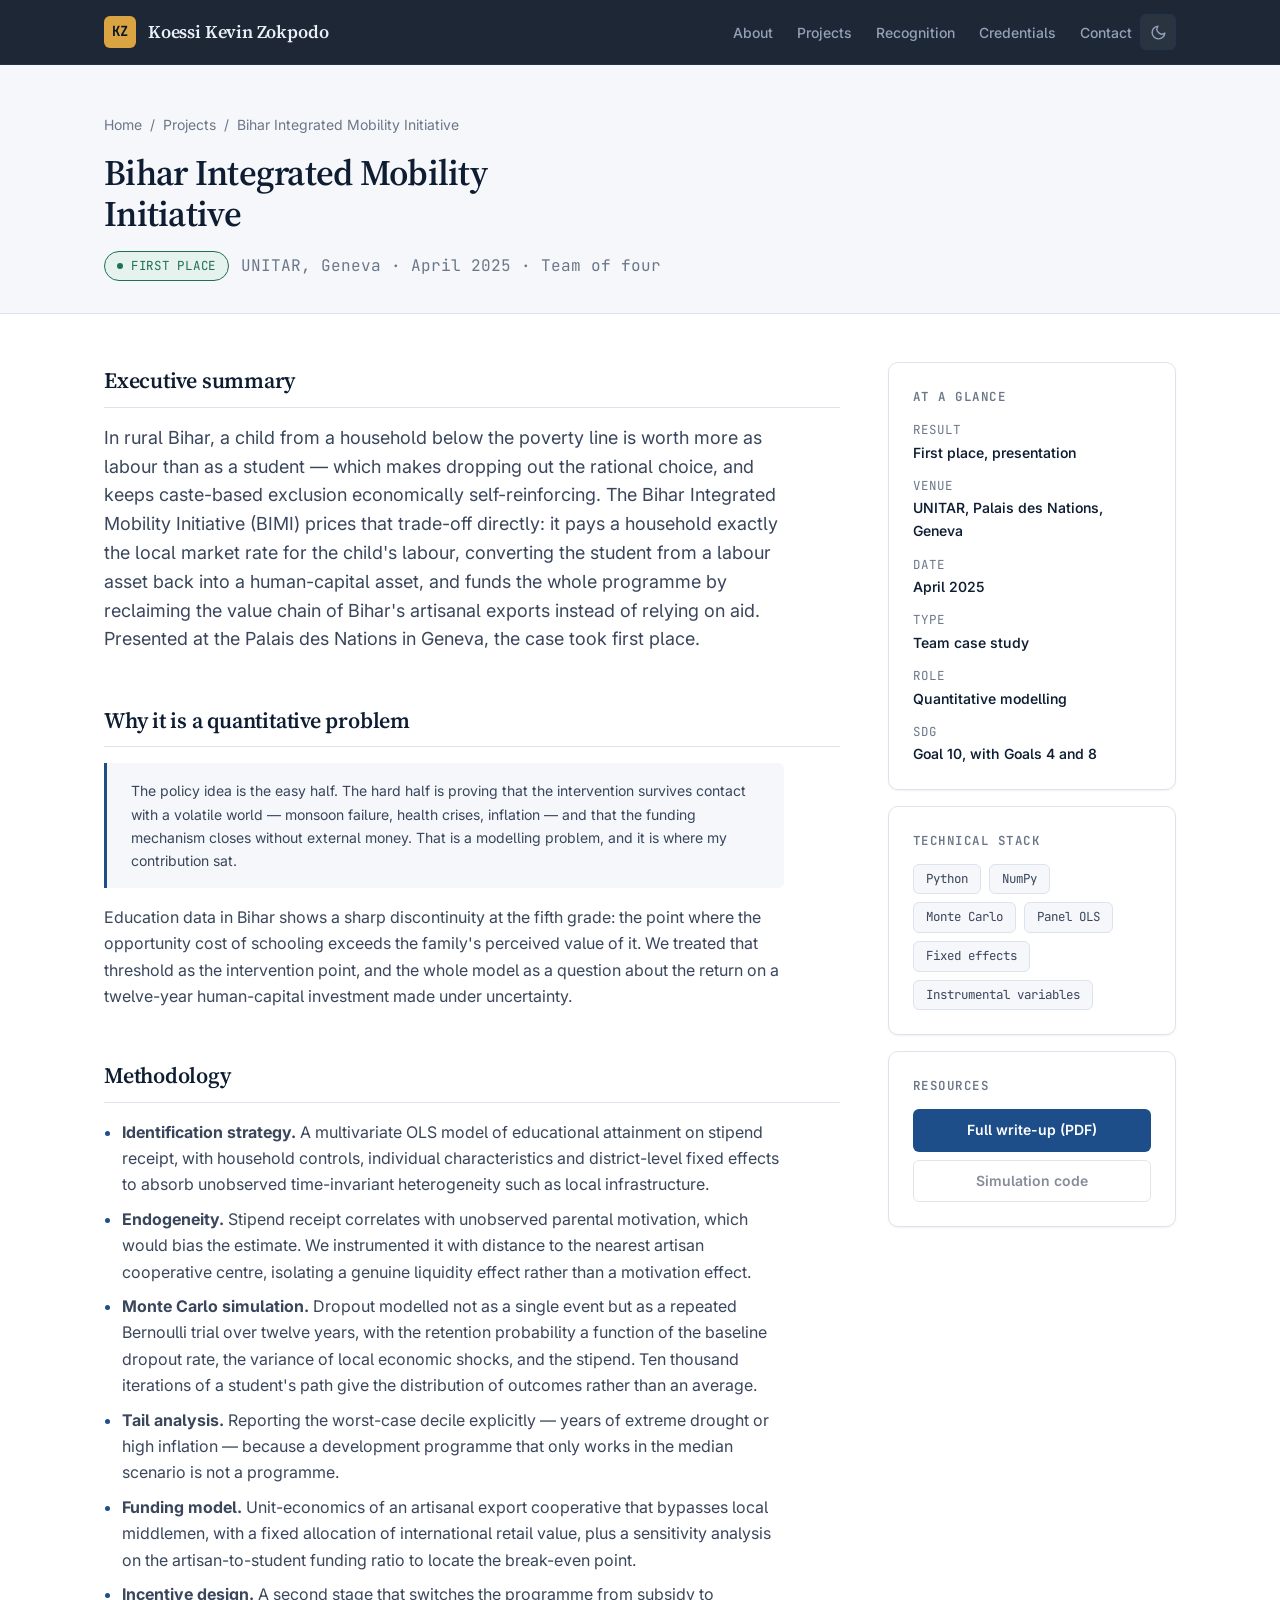
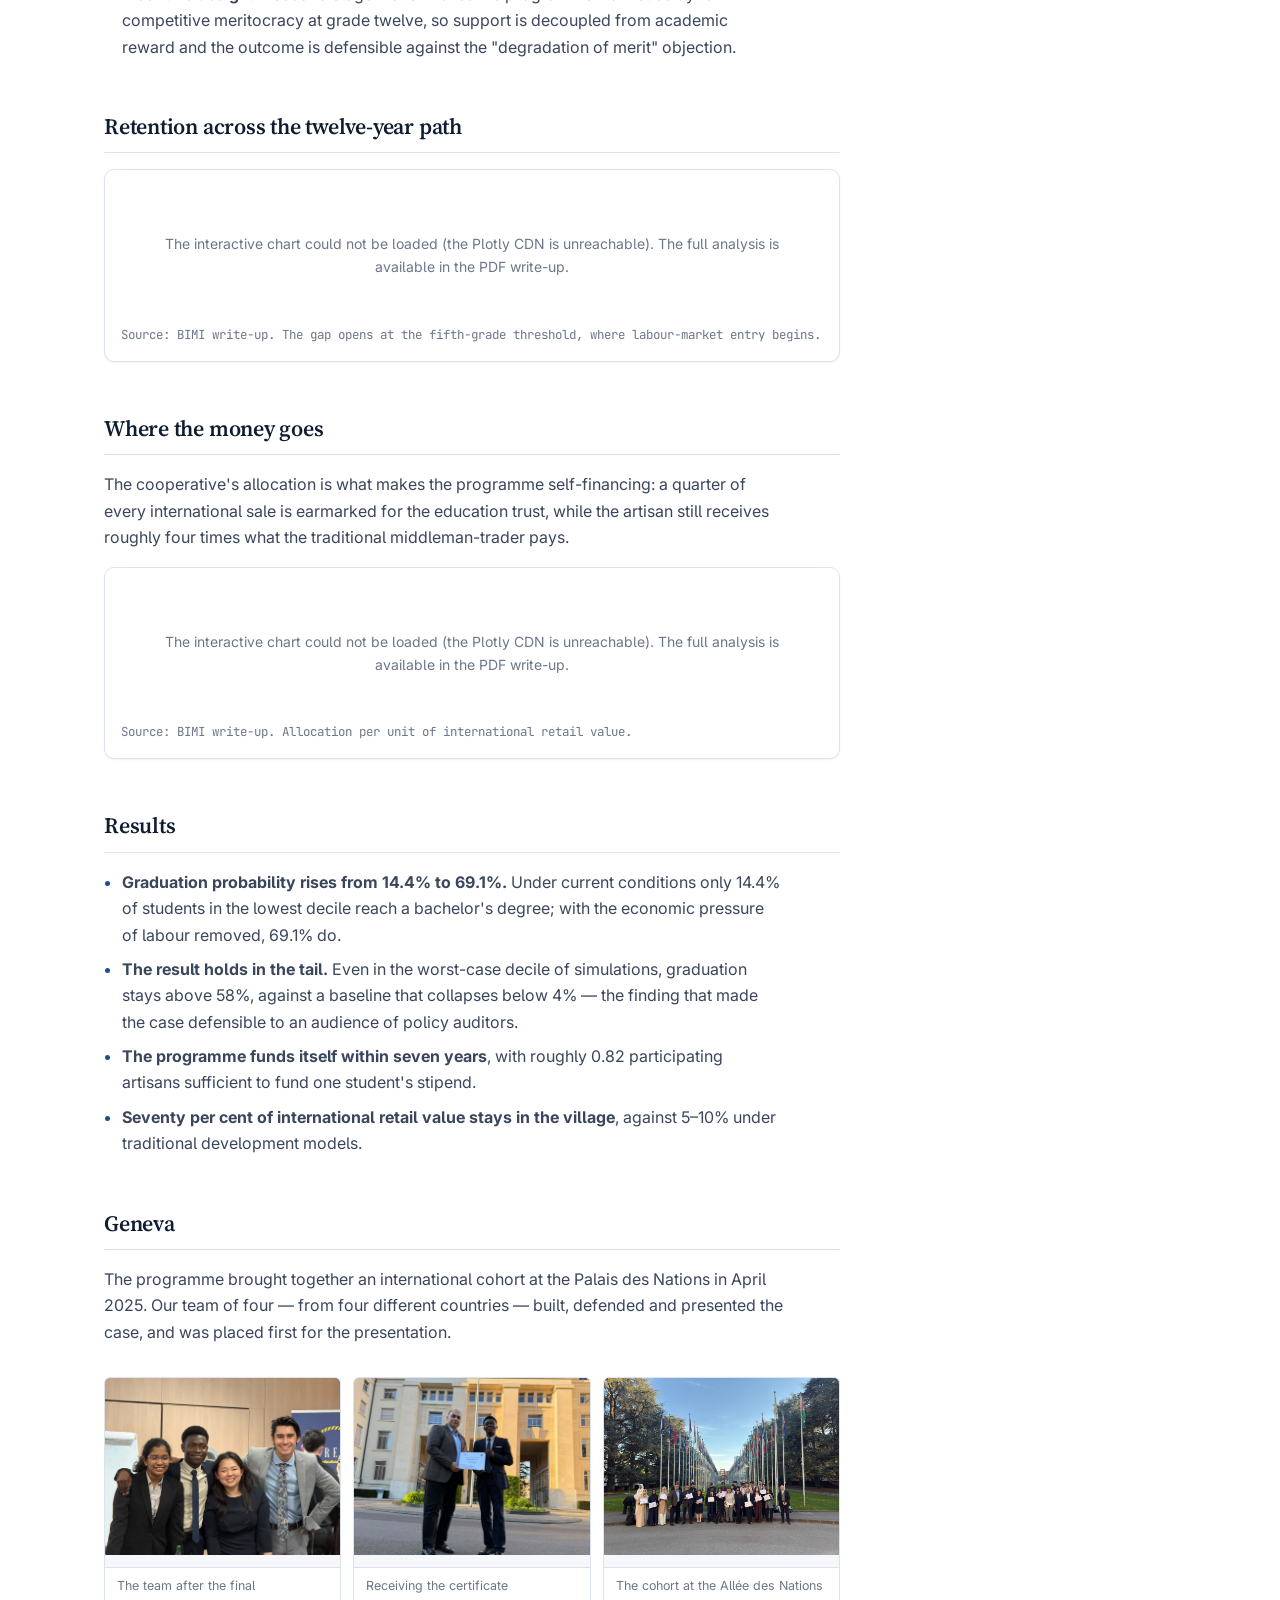
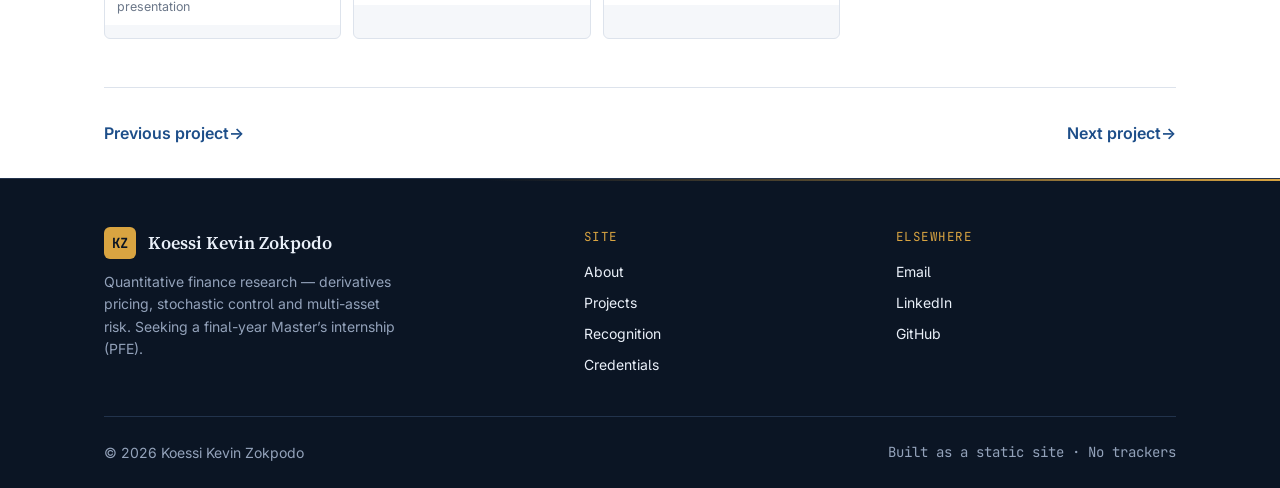
<file: projects/bihar-integrated-mobility-initiative.html>
<!DOCTYPE html>
<html lang="en" data-theme="light" class="no-js">
<head>
<meta charset="utf-8">
<meta name="viewport" content="width=device-width, initial-scale=1">

<title>Bihar Integrated Mobility Initiative | Koessi Kevin Zokpodo</title>
<meta name="description" content="First place at UNITAR, Geneva. A human-capital investment model for Bihar, India: Monte Carlo simulation, panel regression with fixed effects and an instrumental variable, and a self-funding cooperative structure.">
<link rel="canonical" href="https://quantstuffs.com/projects/bihar-integrated-mobility-initiative.html">

<meta property="og:type" content="article">
<meta property="og:site_name" content="Koessi Kevin Zokpodo">
<meta property="og:title" content="Bihar Integrated Mobility Initiative | Koessi Kevin Zokpodo">
<meta property="og:description" content="First place at UNITAR, Geneva: a Monte Carlo and econometric model for breaking the child-labour poverty trap in Bihar, India.">
<meta property="og:url" content="https://quantstuffs.com/projects/bihar-integrated-mobility-initiative.html">
<meta property="og:image" content="https://quantstuffs.com/assets/img/og-image.png">
<meta property="og:image:width" content="1200">
<meta property="og:image:height" content="630">
<meta name="twitter:card" content="summary_large_image">
<meta name="twitter:image" content="https://quantstuffs.com/assets/img/og-image.png">

<link rel="icon" href="../assets/img/favicon.svg" type="image/svg+xml">
<meta name="theme-color" content="#ffffff">

<link rel="preconnect" href="https://fonts.googleapis.com">
<link rel="preconnect" href="https://fonts.gstatic.com" crossorigin>
<link rel="stylesheet" href="https://fonts.googleapis.com/css2?family=Inter:wght@400;500;600;700&family=JetBrains+Mono:wght@400;500&family=Source+Serif+4:opsz,wght@8..60,400;8..60,600;8..60,700&display=swap">
<link rel="stylesheet" href="../assets/css/style.css">

<script src="../assets/js/theme.js"></script>
<script src="../assets/js/main.js" defer></script>
<script src="https://cdn.plot.ly/plotly-cartesian-2.35.2.min.js" defer></script>
<script src="../assets/js/charts.js" defer></script>
</head>

<body>
<a class="skip-link" href="#main">Skip to content</a>

<header class="site-header">
  <div class="container site-header__inner">
    <a class="brand" href="../index.html">
      <span class="brand__mark" aria-hidden="true">KZ</span>
      <span>Koessi Kevin Zokpodo</span>
    </a>
    <nav class="nav" aria-label="Primary">
      <ul class="nav__list" id="primary-nav">
        <li><a class="nav__link" href="../index.html#about">About</a></li>
        <li><a class="nav__link" href="../index.html#projects">Projects</a></li>
        <li><a class="nav__link" href="../index.html#recognition">Recognition</a></li>
        <li><a class="nav__link" href="../index.html#credentials">Credentials</a></li>
        <li><a class="nav__link" href="../index.html#contact">Contact</a></li>
      </ul>
      <button class="icon-btn" type="button" data-theme-toggle aria-label="Switch to dark mode">
        <svg class="icon-moon" width="17" height="17" viewBox="0 0 24 24" fill="none" stroke="currentColor" stroke-width="2" stroke-linecap="round" stroke-linejoin="round" aria-hidden="true"><path d="M21 12.79A9 9 0 1 1 11.21 3 7 7 0 0 0 21 12.79z"/></svg>
        <svg class="icon-sun" width="17" height="17" viewBox="0 0 24 24" fill="none" stroke="currentColor" stroke-width="2" stroke-linecap="round" stroke-linejoin="round" aria-hidden="true"><circle cx="12" cy="12" r="4"/><path d="M12 2v2M12 20v2M4.9 4.9l1.4 1.4M17.7 17.7l1.4 1.4M2 12h2M20 12h2M4.9 19.1l1.4-1.4M17.7 6.3l1.4-1.4"/></svg>
      </button>
      <button class="icon-btn nav__toggle" type="button" data-nav-toggle aria-expanded="false" aria-controls="primary-nav" aria-label="Toggle navigation">
        <svg width="17" height="17" viewBox="0 0 24 24" fill="none" stroke="currentColor" stroke-width="2" stroke-linecap="round" aria-hidden="true"><path d="M3 6h18M3 12h18M3 18h18"/></svg>
      </button>
    </nav>
  </div>
</header>

<main id="main">

  <div class="page-head">
    <div class="container">
      <p class="breadcrumb">
        <a href="../index.html">Home</a> &nbsp;/&nbsp;
        <a href="../index.html#projects">Projects</a> &nbsp;/&nbsp;
        <span>Bihar Integrated Mobility Initiative</span>
      </p>
      <h1 class="page-head__title">Bihar Integrated Mobility Initiative</h1>
      <div class="page-head__meta">
        <span class="badge badge--done"><span class="badge__dot" aria-hidden="true"></span>First place</span>
        <span class="mono text-muted">UNITAR, Geneva &middot; April 2025 &middot; Team of four</span>
      </div>
    </div>
  </div>

  <div class="container project-body">
    <article>

      <section class="project-block">
        <h2 class="project-block__title">Executive summary</h2>
        <div class="prose">
          <p class="lead">
            In rural Bihar, a child from a household below the poverty line is
            worth more as labour than as a student &mdash; which makes dropping
            out the rational choice, and keeps caste-based exclusion economically
            self-reinforcing. The Bihar Integrated Mobility Initiative (BIMI)
            prices that trade-off directly: it pays a household exactly the local
            market rate for the child's labour, converting the student from a
            labour asset back into a human-capital asset, and funds the whole
            programme by reclaiming the value chain of Bihar's artisanal exports
            instead of relying on aid. Presented at the Palais des Nations in
            Geneva, the case took first place.
          </p>
        </div>
      </section>

      <section class="project-block">
        <h2 class="project-block__title">Why it is a quantitative problem</h2>
        <div class="prose">
          <div class="callout">
            <p>
              The policy idea is the easy half. The hard half is proving that the
              intervention survives contact with a volatile world &mdash; monsoon
              failure, health crises, inflation &mdash; and that the funding
              mechanism closes without external money. That is a modelling
              problem, and it is where my contribution sat.
            </p>
          </div>
          <p>
            Education data in Bihar shows a sharp discontinuity at the fifth
            grade: the point where the opportunity cost of schooling exceeds the
            family's perceived value of it. We treated that threshold as the
            intervention point, and the whole model as a question about the
            return on a twelve-year human-capital investment made under
            uncertainty.
          </p>
        </div>
      </section>

      <section class="project-block">
        <h2 class="project-block__title">Methodology</h2>
        <div class="prose">
          <ul>
            <li>
              <strong>Identification strategy.</strong> A multivariate OLS model
              of educational attainment on stipend receipt, with household
              controls, individual characteristics and district-level fixed
              effects to absorb unobserved time-invariant heterogeneity such as
              local infrastructure.
            </li>
            <li>
              <strong>Endogeneity.</strong> Stipend receipt correlates with
              unobserved parental motivation, which would bias the estimate. We
              instrumented it with distance to the nearest artisan cooperative
              centre, isolating a genuine liquidity effect rather than a
              motivation effect.
            </li>
            <li>
              <strong>Monte Carlo simulation.</strong> Dropout modelled not as a
              single event but as a repeated Bernoulli trial over twelve years,
              with the retention probability a function of the baseline dropout
              rate, the variance of local economic shocks, and the stipend.
              Ten thousand iterations of a student's path give the distribution
              of outcomes rather than an average.
            </li>
            <li>
              <strong>Tail analysis.</strong> Reporting the worst-case decile
              explicitly &mdash; years of extreme drought or high inflation
              &mdash; because a development programme that only works in the
              median scenario is not a programme.
            </li>
            <li>
              <strong>Funding model.</strong> Unit-economics of an artisanal
              export cooperative that bypasses local middlemen, with a fixed
              allocation of international retail value, plus a sensitivity
              analysis on the artisan-to-student funding ratio to locate the
              break-even point.
            </li>
            <li>
              <strong>Incentive design.</strong> A second stage that switches the
              programme from subsidy to competitive meritocracy at grade twelve,
              so support is decoupled from academic reward and the outcome is
              defensible against the "degradation of merit" objection.
            </li>
          </ul>
        </div>
      </section>

      <section class="project-block">
        <h2 class="project-block__title">Retention across the twelve-year path</h2>
        <div class="chart">
          <div class="chart__canvas" id="chart-retention"></div>
          <p class="chart__fallback">
            The interactive chart could not be loaded (the Plotly CDN is
            unreachable). The full analysis is available in the PDF write-up.
          </p>
          <p class="chart__note">
            Source: BIMI write-up. The gap opens at the fifth-grade threshold,
            where labour-market entry begins.
          </p>
        </div>
      </section>

      <section class="project-block">
        <h2 class="project-block__title">Where the money goes</h2>
        <div class="prose">
          <p>
            The cooperative's allocation is what makes the programme
            self-financing: a quarter of every international sale is earmarked
            for the education trust, while the artisan still receives roughly
            four times what the traditional middleman-trader pays.
          </p>
        </div>
        <div class="chart">
          <div class="chart__canvas" id="chart-value-chain" style="min-height: 260px"></div>
          <p class="chart__fallback">
            The interactive chart could not be loaded (the Plotly CDN is
            unreachable). The full analysis is available in the PDF write-up.
          </p>
          <p class="chart__note">
            Source: BIMI write-up. Allocation per unit of international retail
            value.
          </p>
        </div>
      </section>

      <section class="project-block">
        <h2 class="project-block__title">Results</h2>
        <div class="prose">
          <ul>
            <li>
              <strong>Graduation probability rises from 14.4% to 69.1%.</strong>
              Under current conditions only 14.4% of students in the lowest
              decile reach a bachelor's degree; with the economic pressure of
              labour removed, 69.1% do.
            </li>
            <li>
              <strong>The result holds in the tail.</strong> Even in the
              worst-case decile of simulations, graduation stays above 58%,
              against a baseline that collapses below 4% &mdash; the finding that
              made the case defensible to an audience of policy auditors.
            </li>
            <li>
              <strong>The programme funds itself within seven years</strong>, with
              roughly 0.82 participating artisans sufficient to fund one
              student's stipend.
            </li>
            <li>
              <strong>Seventy per cent of international retail value stays in the
              village</strong>, against 5&ndash;10% under traditional development
              models.
            </li>
          </ul>
        </div>
      </section>

      <section class="project-block">
        <h2 class="project-block__title">Geneva</h2>
        <div class="prose">
          <p>
            The programme brought together an international cohort at the Palais
            des Nations in April 2025. Our team of four &mdash; from four
            different countries &mdash; built, defended and presented the case,
            and was placed first for the presentation.
          </p>
        </div>

        <ul class="gallery">
          <li class="gallery__item" data-lightbox="Our team after the final presentation, UNITAR session in Geneva"
              tabindex="0" role="button" aria-label="Open photo: team after the final presentation">
            <img src="../assets/img/geneva/team.jpg"
                 alt="The four-person team after the final presentation at the UNITAR session"
                 width="960" height="1280" loading="lazy" decoding="async">
            <p class="gallery__caption">The team after the final presentation</p>
          </li>
          <li class="gallery__item" data-lightbox="Receiving the certificate in front of the Palais des Nations"
              tabindex="0" role="button" aria-label="Open photo: receiving the certificate">
            <img src="../assets/img/geneva/un-certificate.jpg"
                 alt="Koessi Kevin Zokpodo receiving a certificate in front of the Palais des Nations"
                 width="960" height="1280" loading="lazy" decoding="async">
            <p class="gallery__caption">Receiving the certificate</p>
          </li>
          <li class="gallery__item" data-lightbox="The full cohort at the Allee des Nations, United Nations Geneva"
              tabindex="0" role="button" aria-label="Open photo: cohort at the Allee des Nations">
            <img src="../assets/img/geneva/allee-des-nations.jpg"
                 alt="The full international cohort holding certificates at the Allee des Nations"
                 width="1800" height="1350" loading="lazy" decoding="async">
            <p class="gallery__caption">The cohort at the Allée des Nations</p>
          </li>
        </ul>
      </section>

    </article>

    <aside class="sidebar">
      <div class="panel">
        <h2 class="panel__title">At a glance</h2>
        <dl class="dl">
          <dt>Result</dt>  <dd>First place, presentation</dd>
          <dt>Venue</dt>   <dd>UNITAR, Palais des Nations, Geneva</dd>
          <dt>Date</dt>    <dd>April 2025</dd>
          <dt>Type</dt>    <dd>Team case study</dd>
          <dt>Role</dt>    <dd>Quantitative modelling</dd>
          <dt>SDG</dt>     <dd>Goal 10, with Goals 4 and 8</dd>
        </dl>
      </div>

      <div class="panel">
        <h2 class="panel__title">Technical stack</h2>
        <ul class="chips">
          <li class="chip">Python</li>
          <li class="chip">NumPy</li>
          <li class="chip">Monte Carlo</li>
          <li class="chip">Panel OLS</li>
          <li class="chip">Fixed effects</li>
          <li class="chip">Instrumental variables</li>
        </ul>
      </div>

      <div class="panel">
        <h2 class="panel__title">Resources</h2>
        <a class="btn btn--primary" href="../assets/docs/bihar-integrated-mobility-initiative.pdf"
           target="_blank" rel="noopener">
          Full write-up (PDF)
        </a>
        <!-- TODO: point at the real repository, then remove `btn--pending`. -->
        <a class="btn btn--ghost btn--pending"
           href="https://github.com/kevinkarlee/bihar-mobility-initiative"
           target="_blank" rel="noopener noreferrer" aria-disabled="true">
          Simulation code
        </a>
      </div>
    </aside>
  </div>

  <div class="container">
    <nav class="pager" aria-label="Project navigation">
      <a class="link-arrow" href="masi-20-futures-feasibility.html">Previous project</a>
      <a class="link-arrow" href="em-sovereign-risk-premium.html">Next project</a>
    </nav>
  </div>

</main>

<footer class="site-footer">
  <div class="container">
    <div class="site-footer__top">
      <div class="site-footer__brand-col">
        <p class="site-footer__brand">
          <span class="brand__mark" aria-hidden="true">KZ</span>
          Koessi Kevin Zokpodo
        </p>
        <p class="site-footer__tagline">
          Quantitative finance research &mdash; derivatives pricing, stochastic
          control and multi-asset risk. Seeking a final-year Master&rsquo;s
          internship (PFE).
        </p>
      </div>

      <div>
        <p class="site-footer__title">Site</p>
        <ul class="site-footer__list">
          <li><a href="../index.html#about">About</a></li>
          <li><a href="../index.html#projects">Projects</a></li>
          <li><a href="../index.html#recognition">Recognition</a></li>
          <li><a href="../index.html#credentials">Credentials</a></li>
        </ul>
      </div>

      <div>
        <p class="site-footer__title">Elsewhere</p>
        <ul class="site-footer__list">
          <li><a href="mailto:zokpodokevin.123@gmail.com">Email</a></li>
          <li><a href="https://www.linkedin.com/in/koessi-kevin-zokpodo" target="_blank" rel="noopener noreferrer">LinkedIn</a></li>
          <li><a href="https://github.com/kevinkarlee" target="_blank" rel="noopener noreferrer">GitHub</a></li>
        </ul>
      </div>
    </div>

    <div class="site-footer__inner">
      <p>&copy; <span data-current-year>2026</span> Koessi Kevin Zokpodo</p>
      <p class="mono">Built as a static site &middot; No trackers</p>
    </div>
  </div>
</footer>

<!-- ==========================================================================
     Chart data
     --------------------------------------------------------------------------
     Unlike the other project pages, these figures are REAL: they are taken
     from the BIMI write-up rather than being synthetic placeholders.
     ========================================================================== -->
<script>
document.addEventListener("DOMContentLoaded", function () {

  /* --- 1. Retention index by school grade ------------------------------- */
  var grades = [1, 2, 3, 4, 5, 6, 7, 8, 9, 10, 11, 12];
  var baseline = [100, 98, 95.5, 92, 88, 65, 58, 52, 45, 40, 35, 30];
  var withBimi = [100, 98, 95, 94, 94, 92, 90, 88, 85, 82, 80, 78];

  QuantChart.render("chart-retention", [
    {
      x: grades, y: withBimi, type: "scatter", mode: "lines+markers",
      name: "With BIMI intervention",
      line: { width: 2.4 }, marker: { size: 6 },
      hovertemplate: "Grade %{x}<br>%{y} retained<extra>BIMI</extra>"
    },
    {
      x: grades, y: baseline, type: "scatter", mode: "lines+markers",
      name: "Baseline (current trend)",
      line: { width: 2, dash: "dot" }, marker: { size: 6 },
      hovertemplate: "Grade %{x}<br>%{y} retained<extra>Baseline</extra>"
    }
  ], {
    xaxis: { title: "School grade", dtick: 1 },
    yaxis: { title: "Retention index (base 100)", range: [20, 105] },
    // Marks the labour-market entry age, where the two paths diverge.
    shapes: [{
      type: "line", x0: 5, x1: 5, y0: 20, y1: 105,
      line: { color: QuantChart.cssVar("--c-text-muted", "#6b7789"),
              width: 1, dash: "dash" }
    }],
    annotations: [{
      x: 5, y: 104, xanchor: "left", yanchor: "top",
      text: "  5th-grade threshold",
      showarrow: false,
      font: { size: 11, color: QuantChart.cssVar("--c-text-muted", "#6b7789") }
    }]
  });

  /* --- 2. Cooperative value-chain allocation ----------------------------- */
  var components = [
    { label: "Direct artisan payout", value: 45 },
    { label: "Education trust",       value: 25 },
    { label: "Logistics & export",    value: 15 },
    { label: "Cooperative ops",       value: 10 },
    { label: "Community reserve",     value: 5  }
  ];

  QuantChart.render("chart-value-chain", components.map(function (c) {
    return {
      x: [c.value], y: ["Allocation"], type: "bar", orientation: "h",
      name: c.label + " (" + c.value + "%)",
      hovertemplate: c.label + ": %{x}%<extra></extra>"
    };
  }), {
    barmode: "stack",
    height: 240,
    xaxis: { title: "Share of international retail value (%)", range: [0, 100], ticksuffix: "%" },
    yaxis: { showticklabels: false },
    margin: { l: 16, r: 16, t: 56, b: 48 }
  });
});
</script>

</body>
</html>
</file>
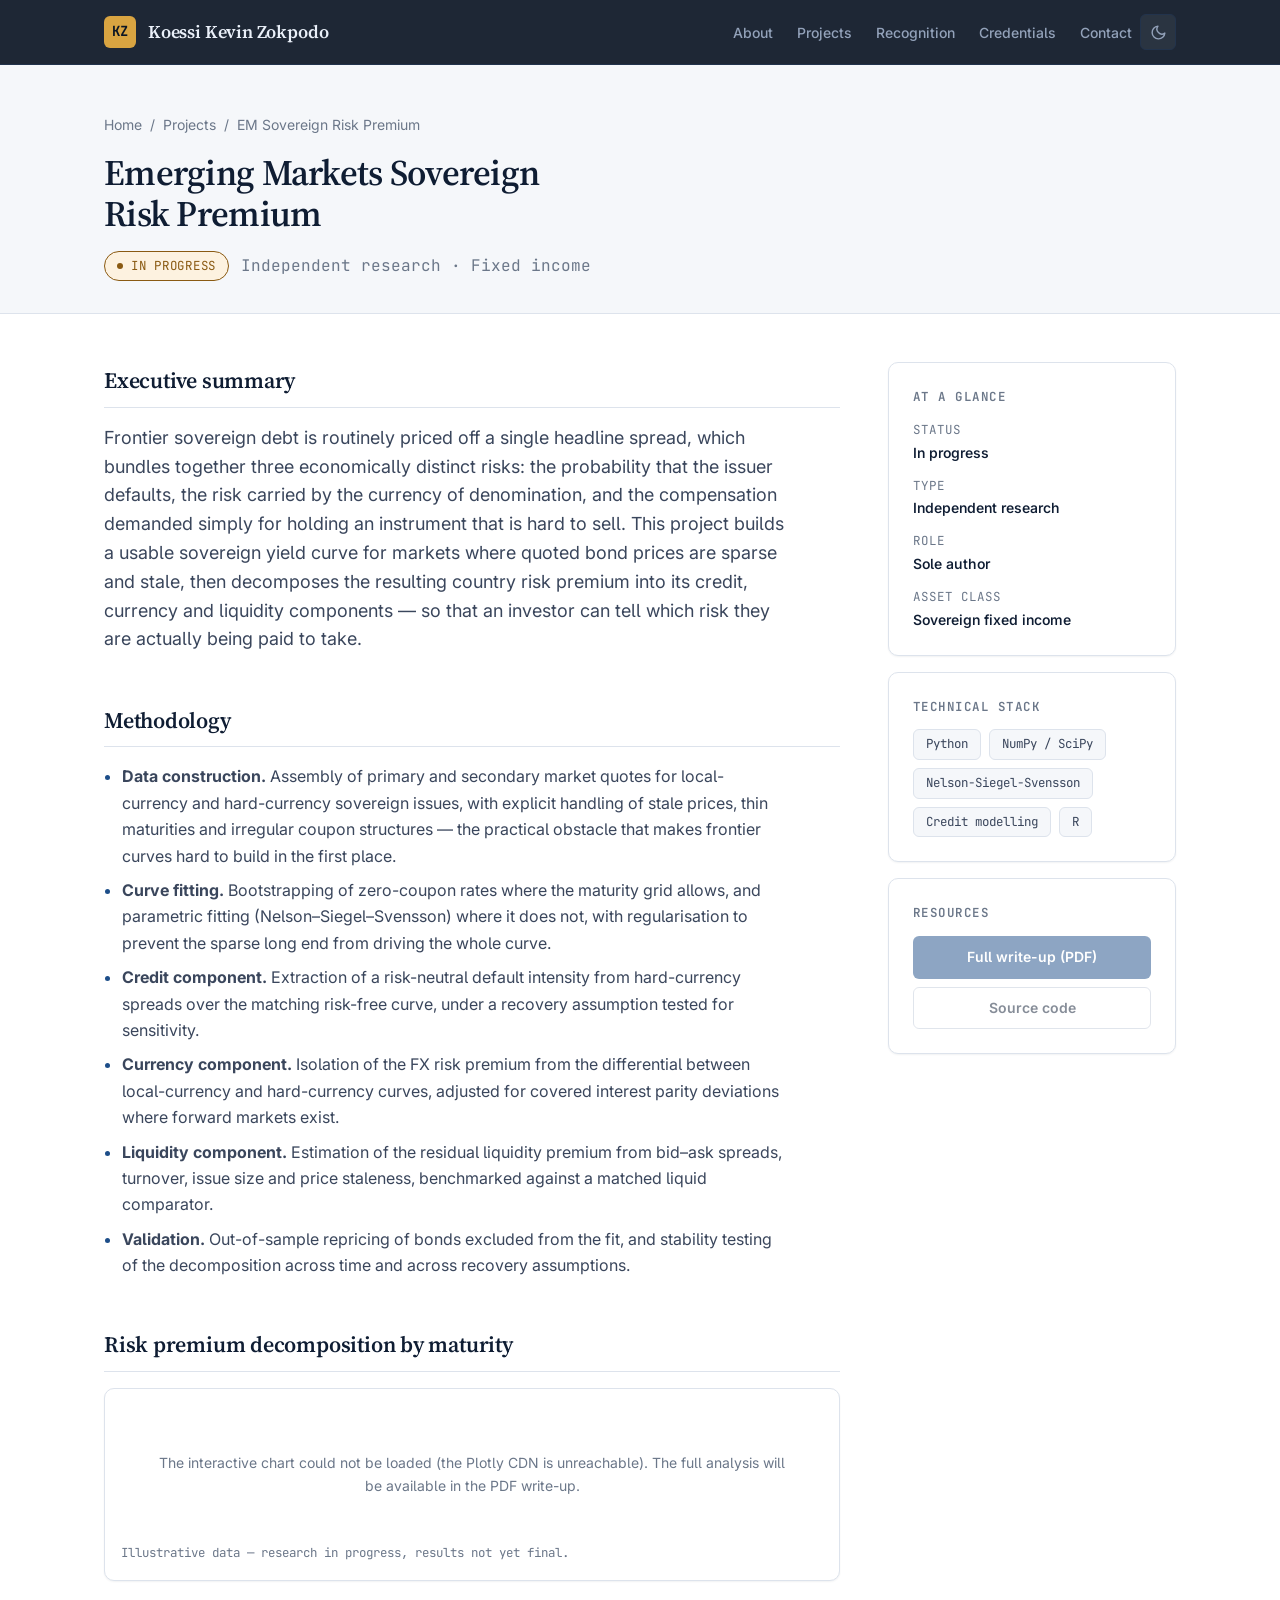
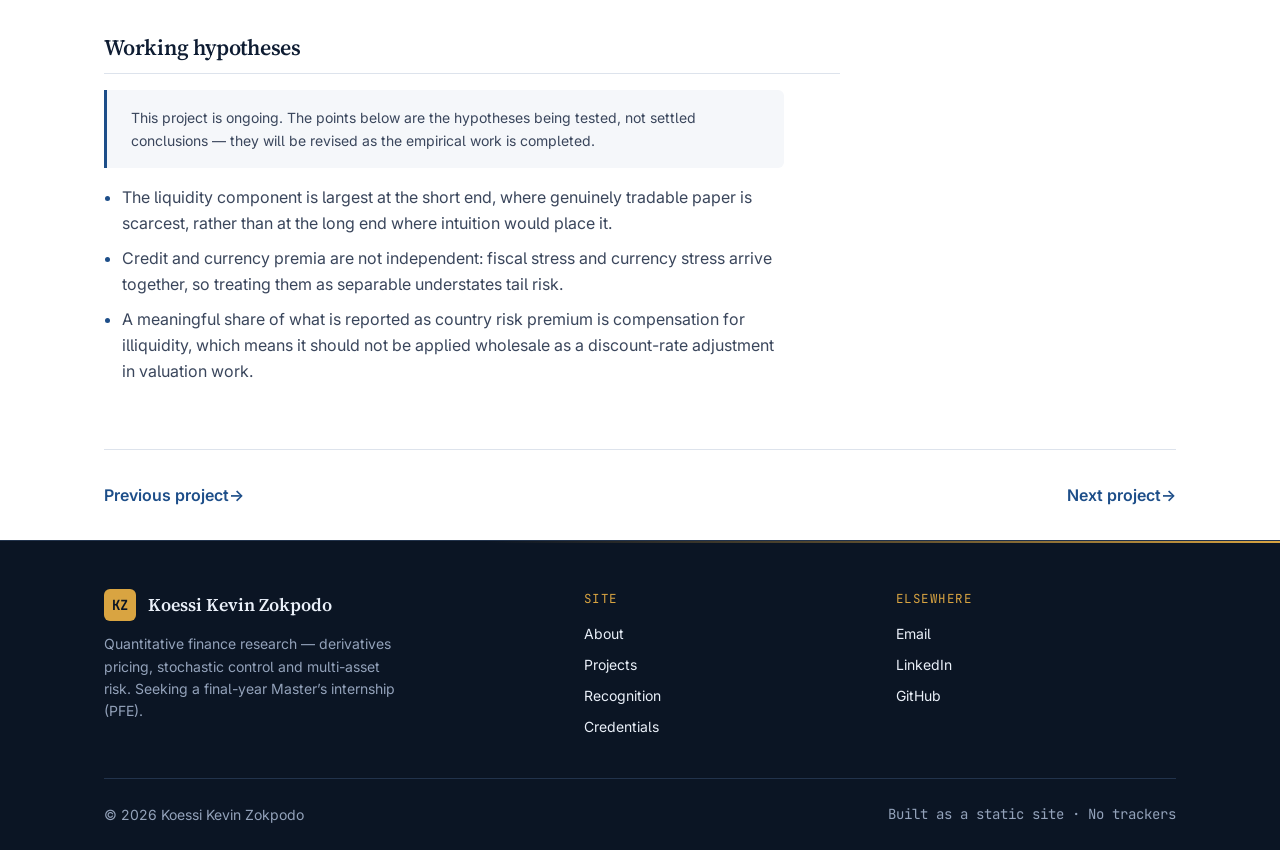
<file: projects/em-sovereign-risk-premium.html>
<!DOCTYPE html>
<html lang="en" data-theme="light" class="no-js">
<head>
<meta charset="utf-8">
<meta name="viewport" content="width=device-width, initial-scale=1">

<title>Emerging Markets Sovereign Risk Premium | Koessi Kevin Zokpodo</title>
<meta name="description" content="Construction of a frontier-market sovereign yield curve and decomposition of the country risk premium into its credit, currency and liquidity components.">
<link rel="canonical" href="https://quantstuffs.com/projects/em-sovereign-risk-premium.html">

<meta property="og:type" content="article">
<meta property="og:site_name" content="Koessi Kevin Zokpodo">
<meta property="og:title" content="Emerging Markets Sovereign Risk Premium | Koessi Kevin Zokpodo">
<meta property="og:description" content="Building a frontier-market sovereign yield curve and decomposing the country risk premium into credit, FX and liquidity components.">
<meta property="og:url" content="https://quantstuffs.com/projects/em-sovereign-risk-premium.html">
<meta property="og:image" content="https://quantstuffs.com/assets/img/og-image.png">
<meta property="og:image:width" content="1200">
<meta property="og:image:height" content="630">
<meta name="twitter:card" content="summary_large_image">
<meta name="twitter:image" content="https://quantstuffs.com/assets/img/og-image.png">

<link rel="icon" href="../assets/img/favicon.svg" type="image/svg+xml">
<meta name="theme-color" content="#ffffff">
<link rel="preconnect" href="https://fonts.googleapis.com">
<link rel="preconnect" href="https://fonts.gstatic.com" crossorigin>
<link rel="stylesheet" href="https://fonts.googleapis.com/css2?family=Inter:wght@400;500;600;700&family=JetBrains+Mono:wght@400;500&family=Source+Serif+4:opsz,wght@8..60,400;8..60,600;8..60,700&display=swap">
<link rel="stylesheet" href="../assets/css/style.css">

<script src="../assets/js/theme.js"></script>
<script src="../assets/js/main.js" defer></script>
<script src="https://cdn.plot.ly/plotly-cartesian-2.35.2.min.js" defer></script>
<script src="../assets/js/charts.js" defer></script>
</head>

<body>
<a class="skip-link" href="#main">Skip to content</a>

<header class="site-header">
  <div class="container site-header__inner">
    <a class="brand" href="../index.html">
      <span class="brand__mark" aria-hidden="true">KZ</span>
      <span>Koessi Kevin Zokpodo</span>
    </a>
    <nav class="nav" aria-label="Primary">
      <ul class="nav__list" id="primary-nav">
        <li><a class="nav__link" href="../index.html#about">About</a></li>
        <li><a class="nav__link" href="../index.html#projects">Projects</a></li>
        <li><a class="nav__link" href="../index.html#recognition">Recognition</a></li>
        <li><a class="nav__link" href="../index.html#credentials">Credentials</a></li>
        <li><a class="nav__link" href="../index.html#contact">Contact</a></li>
      </ul>
      <button class="icon-btn" type="button" data-theme-toggle aria-label="Switch to dark mode">
        <svg class="icon-moon" width="17" height="17" viewBox="0 0 24 24" fill="none" stroke="currentColor" stroke-width="2" stroke-linecap="round" stroke-linejoin="round" aria-hidden="true"><path d="M21 12.79A9 9 0 1 1 11.21 3 7 7 0 0 0 21 12.79z"/></svg>
        <svg class="icon-sun" width="17" height="17" viewBox="0 0 24 24" fill="none" stroke="currentColor" stroke-width="2" stroke-linecap="round" stroke-linejoin="round" aria-hidden="true"><circle cx="12" cy="12" r="4"/><path d="M12 2v2M12 20v2M4.9 4.9l1.4 1.4M17.7 17.7l1.4 1.4M2 12h2M20 12h2M4.9 19.1l1.4-1.4M17.7 6.3l1.4-1.4"/></svg>
      </button>
      <button class="icon-btn nav__toggle" type="button" data-nav-toggle aria-expanded="false" aria-controls="primary-nav" aria-label="Toggle navigation">
        <svg width="17" height="17" viewBox="0 0 24 24" fill="none" stroke="currentColor" stroke-width="2" stroke-linecap="round" aria-hidden="true"><path d="M3 6h18M3 12h18M3 18h18"/></svg>
      </button>
    </nav>
  </div>
</header>

<main id="main">

  <div class="page-head">
    <div class="container">
      <p class="breadcrumb">
        <a href="../index.html">Home</a> &nbsp;/&nbsp;
        <a href="../index.html#projects">Projects</a> &nbsp;/&nbsp;
        <span>EM Sovereign Risk Premium</span>
      </p>
      <h1 class="page-head__title">Emerging Markets Sovereign Risk Premium</h1>
      <div class="page-head__meta">
        <span class="badge badge--wip"><span class="badge__dot" aria-hidden="true"></span>In progress</span>
        <span class="mono text-muted">Independent research &middot; Fixed income</span>
      </div>
    </div>
  </div>

  <div class="container project-body">
    <article>

      <section class="project-block">
        <h2 class="project-block__title">Executive summary</h2>
        <div class="prose">
          <p class="lead">
            Frontier sovereign debt is routinely priced off a single headline
            spread, which bundles together three economically distinct risks:
            the probability that the issuer defaults, the risk carried by the
            currency of denomination, and the compensation demanded simply for
            holding an instrument that is hard to sell. This project builds a
            usable sovereign yield curve for markets where quoted bond prices are
            sparse and stale, then decomposes the resulting country risk premium
            into its credit, currency and liquidity components &mdash; so that an
            investor can tell which risk they are actually being paid to take.
          </p>
        </div>
      </section>

      <section class="project-block">
        <h2 class="project-block__title">Methodology</h2>
        <div class="prose">
          <ul>
            <li>
              <strong>Data construction.</strong> Assembly of primary and
              secondary market quotes for local-currency and hard-currency
              sovereign issues, with explicit handling of stale prices, thin
              maturities and irregular coupon structures &mdash; the practical
              obstacle that makes frontier curves hard to build in the first
              place.
            </li>
            <li>
              <strong>Curve fitting.</strong> Bootstrapping of zero-coupon rates
              where the maturity grid allows, and parametric fitting
              (Nelson&ndash;Siegel&ndash;Svensson) where it does not, with
              regularisation to prevent the sparse long end from driving the
              whole curve.
            </li>
            <li>
              <strong>Credit component.</strong> Extraction of a risk-neutral
              default intensity from hard-currency spreads over the matching
              risk-free curve, under a recovery assumption tested for
              sensitivity.
            </li>
            <li>
              <strong>Currency component.</strong> Isolation of the FX risk
              premium from the differential between local-currency and
              hard-currency curves, adjusted for covered interest parity
              deviations where forward markets exist.
            </li>
            <li>
              <strong>Liquidity component.</strong> Estimation of the residual
              liquidity premium from bid&ndash;ask spreads, turnover, issue size
              and price staleness, benchmarked against a matched liquid
              comparator.
            </li>
            <li>
              <strong>Validation.</strong> Out-of-sample repricing of bonds
              excluded from the fit, and stability testing of the decomposition
              across time and across recovery assumptions.
            </li>
          </ul>
        </div>
      </section>

      <section class="project-block">
        <h2 class="project-block__title">Risk premium decomposition by maturity</h2>
        <div class="chart">
          <div class="chart__canvas" id="chart-decomposition"></div>
          <p class="chart__fallback">
            The interactive chart could not be loaded (the Plotly CDN is
            unreachable). The full analysis will be available in the PDF
            write-up.
          </p>
          <p class="chart__note">
            Illustrative data &mdash; research in progress, results not yet
            final.
          </p>
        </div>
      </section>

      <section class="project-block">
        <h2 class="project-block__title">Working hypotheses</h2>
        <div class="prose">
          <div class="callout">
            <p>
              This project is ongoing. The points below are the hypotheses being
              tested, not settled conclusions &mdash; they will be revised as the
              empirical work is completed.
            </p>
          </div>
          <ul>
            <li>
              The liquidity component is largest at the short end, where
              genuinely tradable paper is scarcest, rather than at the long end
              where intuition would place it.
            </li>
            <li>
              Credit and currency premia are not independent: fiscal stress and
              currency stress arrive together, so treating them as separable
              understates tail risk.
            </li>
            <li>
              A meaningful share of what is reported as country risk premium is
              compensation for illiquidity, which means it should not be applied
              wholesale as a discount-rate adjustment in valuation work.
            </li>
          </ul>
        </div>
      </section>

    </article>

    <aside class="sidebar">
      <div class="panel">
        <h2 class="panel__title">At a glance</h2>
        <dl class="dl">
          <dt>Status</dt> <dd>In progress</dd>
          <dt>Type</dt>   <dd>Independent research</dd>
          <dt>Role</dt>   <dd>Sole author</dd>
          <dt>Asset class</dt> <dd>Sovereign fixed income</dd>
        </dl>
      </div>

      <div class="panel">
        <h2 class="panel__title">Technical stack</h2>
        <ul class="chips">
          <li class="chip">Python</li>
          <li class="chip">NumPy / SciPy</li>
          <li class="chip">Nelson-Siegel-Svensson</li>
          <li class="chip">Credit modelling</li>
          <li class="chip">R</li>
        </ul>
      </div>

      <div class="panel">
        <h2 class="panel__title">Resources</h2>
        <!-- TODO: drop the PDF in assets/docs/, then remove `btn--pending`. -->
        <a class="btn btn--primary btn--pending"
           href="../assets/docs/em-sovereign-risk-premium.pdf" aria-disabled="true">
          Full write-up (PDF)
        </a>
        <!-- TODO: point at the real repository, then remove `btn--pending`. -->
        <a class="btn btn--ghost btn--pending"
           href="https://github.com/kevinkarlee/em-sovereign-risk-premium"
           target="_blank" rel="noopener noreferrer" aria-disabled="true">
          Source code
        </a>
      </div>
    </aside>
  </div>

  <div class="container">
    <nav class="pager" aria-label="Project navigation">
      <a class="link-arrow" href="bihar-integrated-mobility-initiative.html">Previous project</a>
      <a class="link-arrow" href="systemic-stress-testing-framework.html">Next project</a>
    </nav>
  </div>

</main>

<footer class="site-footer">
  <div class="container">
    <div class="site-footer__top">
      <div class="site-footer__brand-col">
        <p class="site-footer__brand">
          <span class="brand__mark" aria-hidden="true">KZ</span>
          Koessi Kevin Zokpodo
        </p>
        <p class="site-footer__tagline">
          Quantitative finance research &mdash; derivatives pricing, stochastic
          control and multi-asset risk. Seeking a final-year Master&rsquo;s
          internship (PFE).
        </p>
      </div>

      <div>
        <p class="site-footer__title">Site</p>
        <ul class="site-footer__list">
          <li><a href="../index.html#about">About</a></li>
          <li><a href="../index.html#projects">Projects</a></li>
          <li><a href="../index.html#recognition">Recognition</a></li>
          <li><a href="../index.html#credentials">Credentials</a></li>
        </ul>
      </div>

      <div>
        <p class="site-footer__title">Elsewhere</p>
        <ul class="site-footer__list">
          <li><a href="mailto:zokpodokevin.123@gmail.com">Email</a></li>
          <li><a href="https://www.linkedin.com/in/koessi-kevin-zokpodo" target="_blank" rel="noopener noreferrer">LinkedIn</a></li>
          <li><a href="https://github.com/kevinkarlee" target="_blank" rel="noopener noreferrer">GitHub</a></li>
        </ul>
      </div>
    </div>

    <div class="site-footer__inner">
      <p>&copy; <span data-current-year>2026</span> Koessi Kevin Zokpodo</p>
      <p class="mono">Built as a static site &middot; No trackers</p>
    </div>
  </div>
</footer>

<!-- ==========================================================================
     Chart data - SYNTHETIC placeholder.
     Stacked components must sum to the total spread; replace all four arrays
     with the output of the decomposition.
     ========================================================================== -->
<script>
document.addEventListener("DOMContentLoaded", function () {
  var maturities = ["1Y", "2Y", "3Y", "5Y", "7Y", "10Y", "15Y"];

  // Spread components in basis points.
  var credit    = [155, 182, 205, 246, 271, 298, 322];
  var currency  = [ 96, 118, 137, 168, 186, 205, 219];
  var liquidity = [128, 104,  92,  78,  71,  66,  74];

  var total = credit.map(function (v, i) {
    return v + currency[i] + liquidity[i];
  });

  QuantChart.render("chart-decomposition", [
    { x: maturities, y: credit, type: "bar", name: "Credit",
      hovertemplate: "%{y} bp<extra>Credit</extra>" },
    { x: maturities, y: currency, type: "bar", name: "Currency",
      hovertemplate: "%{y} bp<extra>Currency</extra>" },
    { x: maturities, y: liquidity, type: "bar", name: "Liquidity",
      hovertemplate: "%{y} bp<extra>Liquidity</extra>" },
    {
      x: maturities, y: total, type: "scatter", mode: "lines+markers",
      name: "Total spread",
      line: { width: 2, dash: "dot" },
      marker: { size: 6 },
      hovertemplate: "%{y} bp<extra>Total</extra>"
    }
  ], {
    barmode: "stack",
    bargap: 0.35,
    xaxis: { title: "Maturity" },
    yaxis: { title: "Spread over risk-free (bp)" }
  });
});
</script>

</body>
</html>
</file>
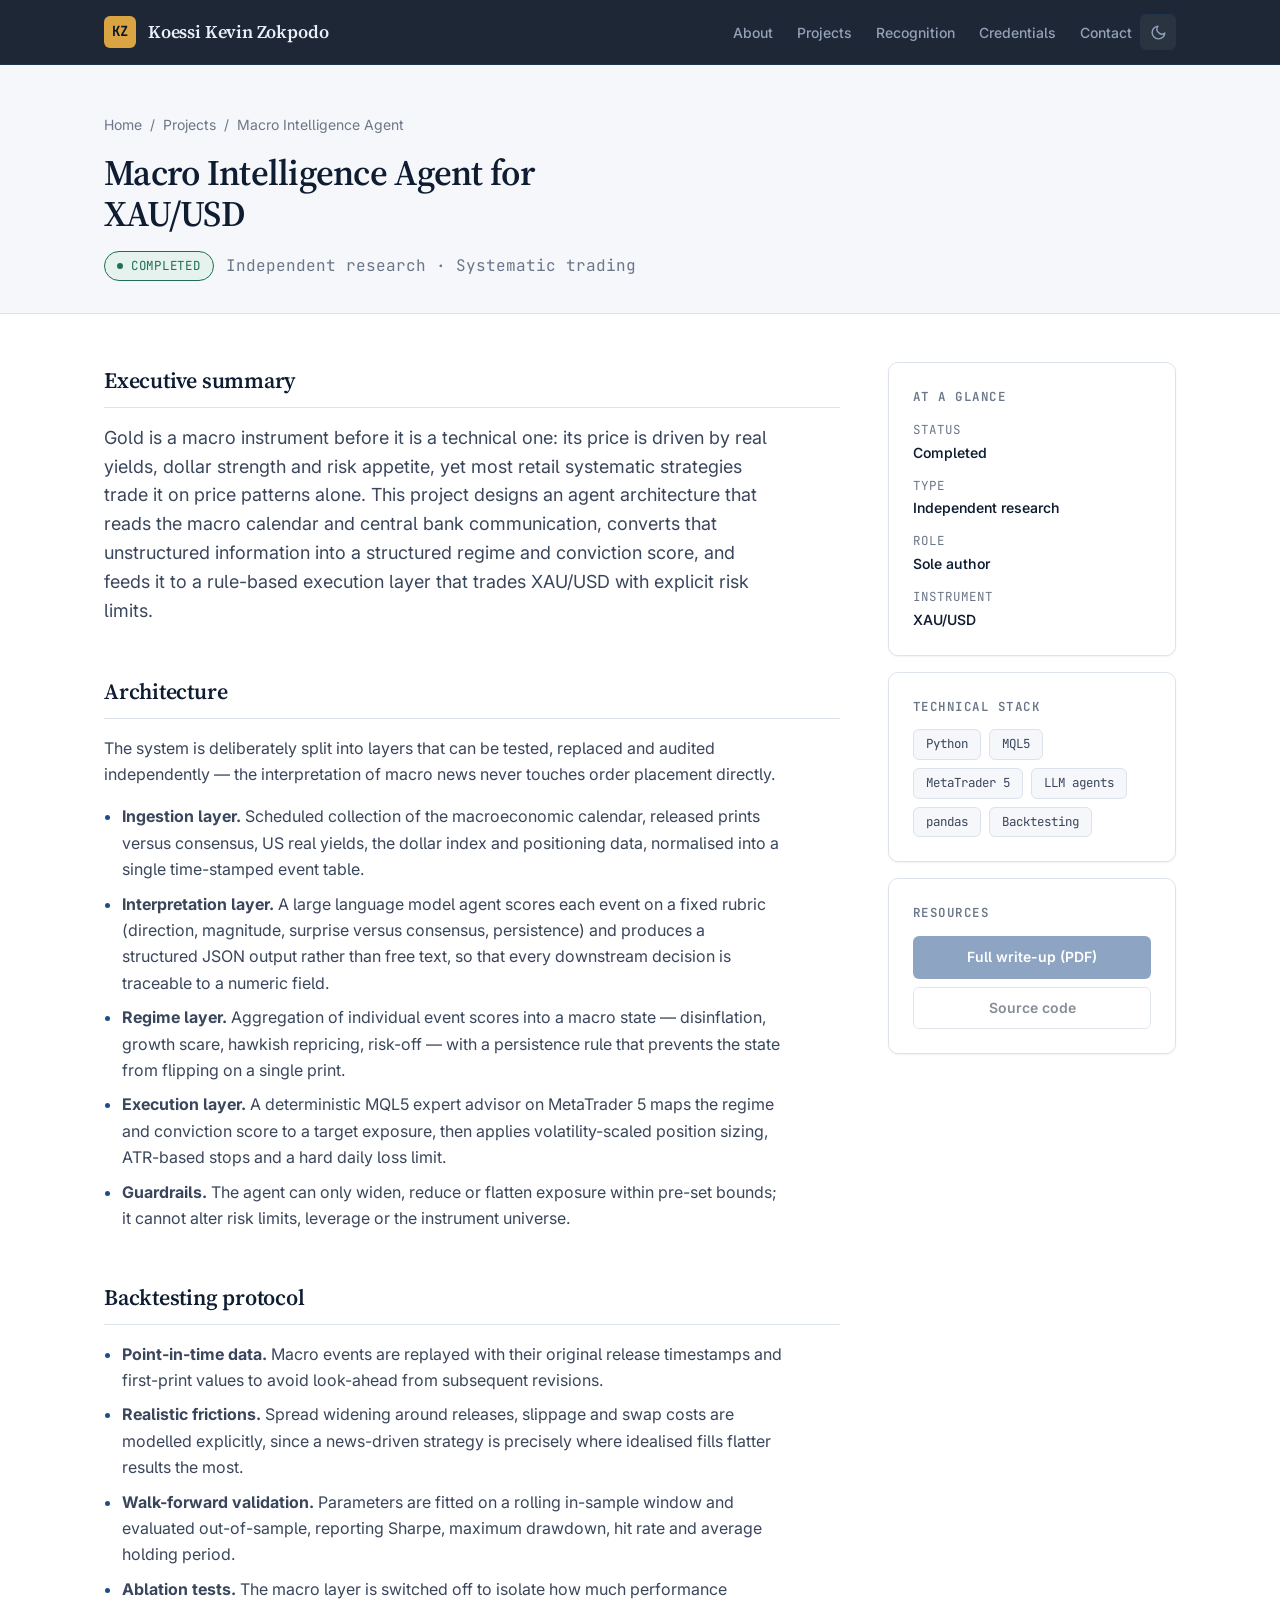
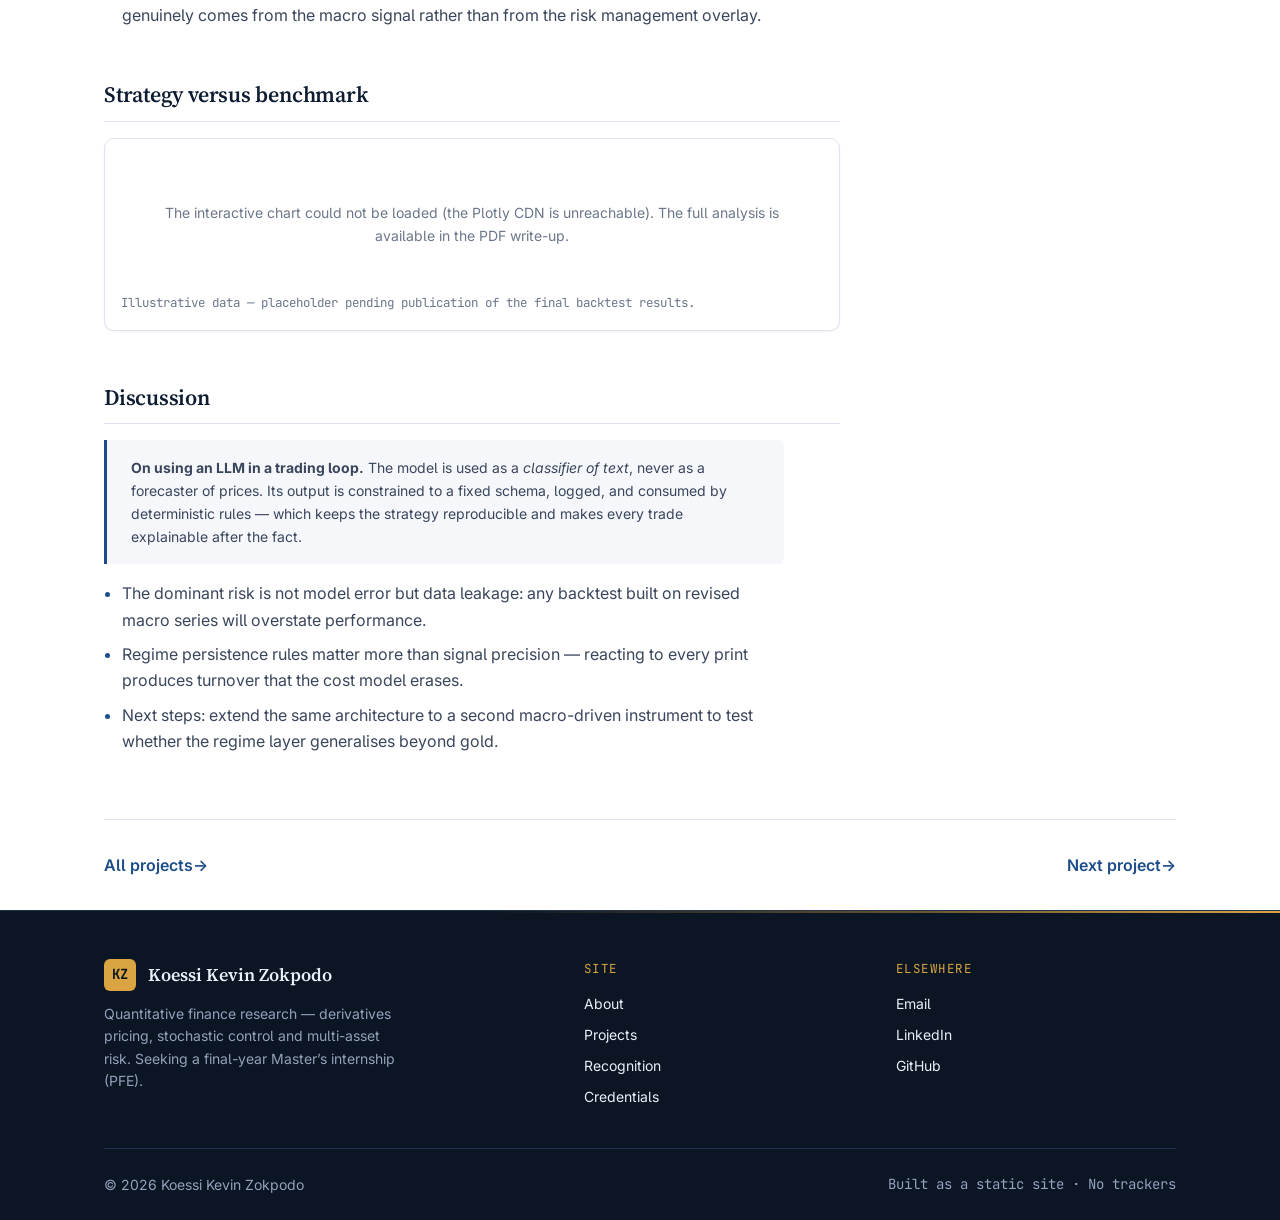
<file: projects/macro-intelligence-agent-xauusd.html>
<!DOCTYPE html>
<html lang="en" data-theme="light" class="no-js">
<head>
<meta charset="utf-8">
<meta name="viewport" content="width=device-width, initial-scale=1">

<title>Macro Intelligence Agent for XAU/USD | Koessi Kevin Zokpodo</title>
<meta name="description" content="An AI agent architecture combining macroeconomic intelligence with systematic gold trading: signal extraction from macro releases, regime detection and risk-managed execution on XAU/USD.">
<link rel="canonical" href="https://quantstuffs.com/projects/macro-intelligence-agent-xauusd.html">

<meta property="og:type" content="article">
<meta property="og:site_name" content="Koessi Kevin Zokpodo">
<meta property="og:title" content="Macro Intelligence Agent for XAU/USD | Koessi Kevin Zokpodo">
<meta property="og:description" content="An AI agent architecture combining macroeconomic intelligence with systematic gold trading on XAU/USD.">
<meta property="og:url" content="https://quantstuffs.com/projects/macro-intelligence-agent-xauusd.html">
<meta property="og:image" content="https://quantstuffs.com/assets/img/og-image.png">
<meta property="og:image:width" content="1200">
<meta property="og:image:height" content="630">
<meta name="twitter:card" content="summary_large_image">
<meta name="twitter:image" content="https://quantstuffs.com/assets/img/og-image.png">

<link rel="icon" href="../assets/img/favicon.svg" type="image/svg+xml">
<meta name="theme-color" content="#ffffff">
<link rel="preconnect" href="https://fonts.googleapis.com">
<link rel="preconnect" href="https://fonts.gstatic.com" crossorigin>
<link rel="stylesheet" href="https://fonts.googleapis.com/css2?family=Inter:wght@400;500;600;700&family=JetBrains+Mono:wght@400;500&family=Source+Serif+4:opsz,wght@8..60,400;8..60,600;8..60,700&display=swap">
<link rel="stylesheet" href="../assets/css/style.css">

<script src="../assets/js/theme.js"></script>
<script src="../assets/js/main.js" defer></script>
<script src="https://cdn.plot.ly/plotly-cartesian-2.35.2.min.js" defer></script>
<script src="../assets/js/charts.js" defer></script>
</head>

<body>
<a class="skip-link" href="#main">Skip to content</a>

<header class="site-header">
  <div class="container site-header__inner">
    <a class="brand" href="../index.html">
      <span class="brand__mark" aria-hidden="true">KZ</span>
      <span>Koessi Kevin Zokpodo</span>
    </a>
    <nav class="nav" aria-label="Primary">
      <ul class="nav__list" id="primary-nav">
        <li><a class="nav__link" href="../index.html#about">About</a></li>
        <li><a class="nav__link" href="../index.html#projects">Projects</a></li>
        <li><a class="nav__link" href="../index.html#recognition">Recognition</a></li>
        <li><a class="nav__link" href="../index.html#credentials">Credentials</a></li>
        <li><a class="nav__link" href="../index.html#contact">Contact</a></li>
      </ul>
      <button class="icon-btn" type="button" data-theme-toggle aria-label="Switch to dark mode">
        <svg class="icon-moon" width="17" height="17" viewBox="0 0 24 24" fill="none" stroke="currentColor" stroke-width="2" stroke-linecap="round" stroke-linejoin="round" aria-hidden="true"><path d="M21 12.79A9 9 0 1 1 11.21 3 7 7 0 0 0 21 12.79z"/></svg>
        <svg class="icon-sun" width="17" height="17" viewBox="0 0 24 24" fill="none" stroke="currentColor" stroke-width="2" stroke-linecap="round" stroke-linejoin="round" aria-hidden="true"><circle cx="12" cy="12" r="4"/><path d="M12 2v2M12 20v2M4.9 4.9l1.4 1.4M17.7 17.7l1.4 1.4M2 12h2M20 12h2M4.9 19.1l1.4-1.4M17.7 6.3l1.4-1.4"/></svg>
      </button>
      <button class="icon-btn nav__toggle" type="button" data-nav-toggle aria-expanded="false" aria-controls="primary-nav" aria-label="Toggle navigation">
        <svg width="17" height="17" viewBox="0 0 24 24" fill="none" stroke="currentColor" stroke-width="2" stroke-linecap="round" aria-hidden="true"><path d="M3 6h18M3 12h18M3 18h18"/></svg>
      </button>
    </nav>
  </div>
</header>

<main id="main">

  <div class="page-head">
    <div class="container">
      <p class="breadcrumb">
        <a href="../index.html">Home</a> &nbsp;/&nbsp;
        <a href="../index.html#projects">Projects</a> &nbsp;/&nbsp;
        <span>Macro Intelligence Agent</span>
      </p>
      <h1 class="page-head__title">Macro Intelligence Agent for XAU/USD</h1>
      <div class="page-head__meta">
        <span class="badge badge--done"><span class="badge__dot" aria-hidden="true"></span>Completed</span>
        <span class="mono text-muted">Independent research &middot; Systematic trading</span>
      </div>
    </div>
  </div>

  <div class="container project-body">
    <article>

      <section class="project-block">
        <h2 class="project-block__title">Executive summary</h2>
        <div class="prose">
          <p class="lead">
            Gold is a macro instrument before it is a technical one: its price is
            driven by real yields, dollar strength and risk appetite, yet most
            retail systematic strategies trade it on price patterns alone. This
            project designs an agent architecture that reads the macro calendar
            and central bank communication, converts that unstructured
            information into a structured regime and conviction score, and feeds
            it to a rule-based execution layer that trades XAU/USD with explicit
            risk limits.
          </p>
        </div>
      </section>

      <section class="project-block">
        <h2 class="project-block__title">Architecture</h2>
        <div class="prose">
          <p>
            The system is deliberately split into layers that can be tested,
            replaced and audited independently &mdash; the interpretation of macro
            news never touches order placement directly.
          </p>
          <ul>
            <li>
              <strong>Ingestion layer.</strong> Scheduled collection of the
              macroeconomic calendar, released prints versus consensus, US real
              yields, the dollar index and positioning data, normalised into a
              single time-stamped event table.
            </li>
            <li>
              <strong>Interpretation layer.</strong> A large language model agent
              scores each event on a fixed rubric (direction, magnitude,
              surprise versus consensus, persistence) and produces a structured
              JSON output rather than free text, so that every downstream
              decision is traceable to a numeric field.
            </li>
            <li>
              <strong>Regime layer.</strong> Aggregation of individual event
              scores into a macro state &mdash; disinflation, growth scare,
              hawkish repricing, risk-off &mdash; with a persistence rule that
              prevents the state from flipping on a single print.
            </li>
            <li>
              <strong>Execution layer.</strong> A deterministic MQL5 expert
              advisor on MetaTrader 5 maps the regime and conviction score to a
              target exposure, then applies volatility-scaled position sizing,
              ATR-based stops and a hard daily loss limit.
            </li>
            <li>
              <strong>Guardrails.</strong> The agent can only widen, reduce or
              flatten exposure within pre-set bounds; it cannot alter risk
              limits, leverage or the instrument universe.
            </li>
          </ul>
        </div>
      </section>

      <section class="project-block">
        <h2 class="project-block__title">Backtesting protocol</h2>
        <div class="prose">
          <ul>
            <li>
              <strong>Point-in-time data.</strong> Macro events are replayed with
              their original release timestamps and first-print values to avoid
              look-ahead from subsequent revisions.
            </li>
            <li>
              <strong>Realistic frictions.</strong> Spread widening around
              releases, slippage and swap costs are modelled explicitly, since a
              news-driven strategy is precisely where idealised fills flatter
              results the most.
            </li>
            <li>
              <strong>Walk-forward validation.</strong> Parameters are fitted on
              a rolling in-sample window and evaluated out-of-sample, reporting
              Sharpe, maximum drawdown, hit rate and average holding period.
            </li>
            <li>
              <strong>Ablation tests.</strong> The macro layer is switched off to
              isolate how much performance genuinely comes from the macro signal
              rather than from the risk management overlay.
            </li>
          </ul>
        </div>
      </section>

      <section class="project-block">
        <h2 class="project-block__title">Strategy versus benchmark</h2>
        <div class="chart">
          <div class="chart__canvas" id="chart-equity"></div>
          <p class="chart__fallback">
            The interactive chart could not be loaded (the Plotly CDN is
            unreachable). The full analysis is available in the PDF write-up.
          </p>
          <p class="chart__note">
            Illustrative data &mdash; placeholder pending publication of the
            final backtest results.
          </p>
        </div>
      </section>

      <section class="project-block">
        <h2 class="project-block__title">Discussion</h2>
        <div class="prose">
          <div class="callout">
            <p>
              <strong>On using an LLM in a trading loop.</strong> The model is
              used as a <em>classifier of text</em>, never as a forecaster of
              prices. Its output is constrained to a fixed schema, logged, and
              consumed by deterministic rules &mdash; which keeps the strategy
              reproducible and makes every trade explainable after the fact.
            </p>
          </div>
          <ul>
            <li>
              The dominant risk is not model error but data leakage: any
              backtest built on revised macro series will overstate performance.
            </li>
            <li>
              Regime persistence rules matter more than signal precision &mdash;
              reacting to every print produces turnover that the cost model
              erases.
            </li>
            <li>
              Next steps: extend the same architecture to a second macro-driven
              instrument to test whether the regime layer generalises beyond
              gold.
            </li>
          </ul>
        </div>
      </section>

    </article>

    <aside class="sidebar">
      <div class="panel">
        <h2 class="panel__title">At a glance</h2>
        <dl class="dl">
          <dt>Status</dt>     <dd>Completed</dd>
          <dt>Type</dt>       <dd>Independent research</dd>
          <dt>Role</dt>       <dd>Sole author</dd>
          <dt>Instrument</dt> <dd>XAU/USD</dd>
        </dl>
      </div>

      <div class="panel">
        <h2 class="panel__title">Technical stack</h2>
        <ul class="chips">
          <li class="chip">Python</li>
          <li class="chip">MQL5</li>
          <li class="chip">MetaTrader 5</li>
          <li class="chip">LLM agents</li>
          <li class="chip">pandas</li>
          <li class="chip">Backtesting</li>
        </ul>
      </div>

      <div class="panel">
        <h2 class="panel__title">Resources</h2>
        <!-- TODO: drop the PDF in assets/docs/, then remove `btn--pending`. -->
        <a class="btn btn--primary btn--pending"
           href="../assets/docs/macro-intelligence-agent-xauusd.pdf" aria-disabled="true">
          Full write-up (PDF)
        </a>
        <!-- TODO: point at the real repository, then remove `btn--pending`. -->
        <a class="btn btn--ghost btn--pending"
           href="https://github.com/kevinkarlee/macro-intelligence-agent"
           target="_blank" rel="noopener noreferrer" aria-disabled="true">
          Source code
        </a>
      </div>
    </aside>
  </div>

  <div class="container">
    <nav class="pager" aria-label="Project navigation">
      <a class="link-arrow" href="../index.html#projects">All projects</a>
      <a class="link-arrow" href="merton-portfolio-jourdain-sbai.html">Next project</a>
    </nav>
  </div>

</main>

<footer class="site-footer">
  <div class="container">
    <div class="site-footer__top">
      <div class="site-footer__brand-col">
        <p class="site-footer__brand">
          <span class="brand__mark" aria-hidden="true">KZ</span>
          Koessi Kevin Zokpodo
        </p>
        <p class="site-footer__tagline">
          Quantitative finance research &mdash; derivatives pricing, stochastic
          control and multi-asset risk. Seeking a final-year Master&rsquo;s
          internship (PFE).
        </p>
      </div>

      <div>
        <p class="site-footer__title">Site</p>
        <ul class="site-footer__list">
          <li><a href="../index.html#about">About</a></li>
          <li><a href="../index.html#projects">Projects</a></li>
          <li><a href="../index.html#recognition">Recognition</a></li>
          <li><a href="../index.html#credentials">Credentials</a></li>
        </ul>
      </div>

      <div>
        <p class="site-footer__title">Elsewhere</p>
        <ul class="site-footer__list">
          <li><a href="mailto:zokpodokevin.123@gmail.com">Email</a></li>
          <li><a href="https://www.linkedin.com/in/koessi-kevin-zokpodo" target="_blank" rel="noopener noreferrer">LinkedIn</a></li>
          <li><a href="https://github.com/kevinkarlee" target="_blank" rel="noopener noreferrer">GitHub</a></li>
        </ul>
      </div>
    </div>

    <div class="site-footer__inner">
      <p>&copy; <span data-current-year>2026</span> Koessi Kevin Zokpodo</p>
      <p class="mono">Built as a static site &middot; No trackers</p>
    </div>
  </div>
</footer>

<!-- ==========================================================================
     Chart data - SYNTHETIC placeholder.
     Replace `strategy` and `benchmark` with your exported backtest series.
     ========================================================================== -->
<script>
document.addEventListener("DOMContentLoaded", function () {
  var N = 500;
  var dates = QuantChart.synth.dates("2023-01-02", N);

  // Two GBM paths, indexed to 100: the strategy is given a higher drift and
  // lower volatility than the underlying, which is what the write-up claims.
  var benchmark = QuantChart.synth.gbm({ n: N, s0: 100, mu: 0.09, sigma: 0.16, seed: 7 });
  var strategy  = QuantChart.synth.gbm({ n: N, s0: 100, mu: 0.19, sigma: 0.11, seed: 21 });

  QuantChart.render("chart-equity", [
    {
      x: dates, y: strategy, type: "scatter", mode: "lines",
      name: "Macro agent strategy",
      line: { width: 2.2 },
      hovertemplate: "%{x}<br>%{y:.1f}<extra>Strategy</extra>"
    },
    {
      x: dates, y: benchmark, type: "scatter", mode: "lines",
      name: "XAU/USD buy and hold",
      line: { width: 1.6, dash: "dot" },
      hovertemplate: "%{x}<br>%{y:.1f}<extra>Benchmark</extra>"
    }
  ], {
    xaxis: { title: "" },
    yaxis: { title: "Index (start = 100)" }
  });
});
</script>

</body>
</html>
</file>
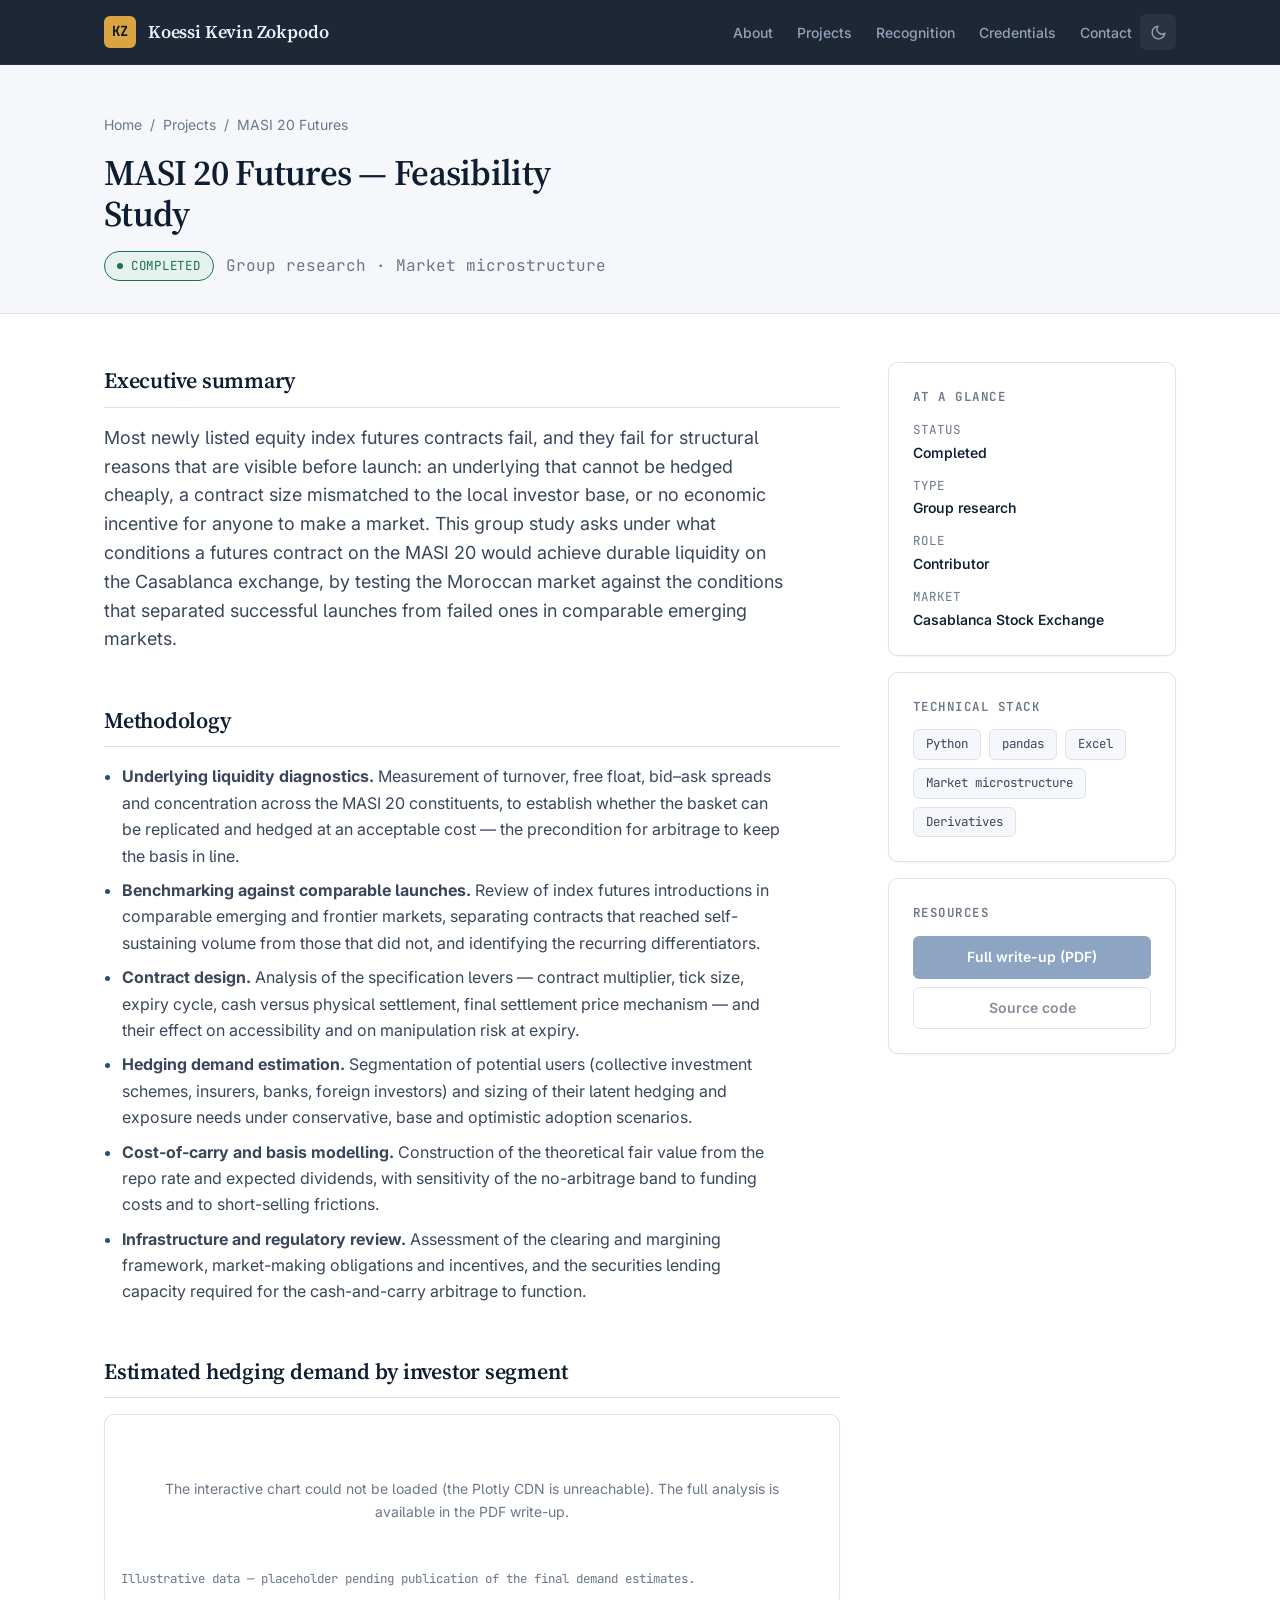
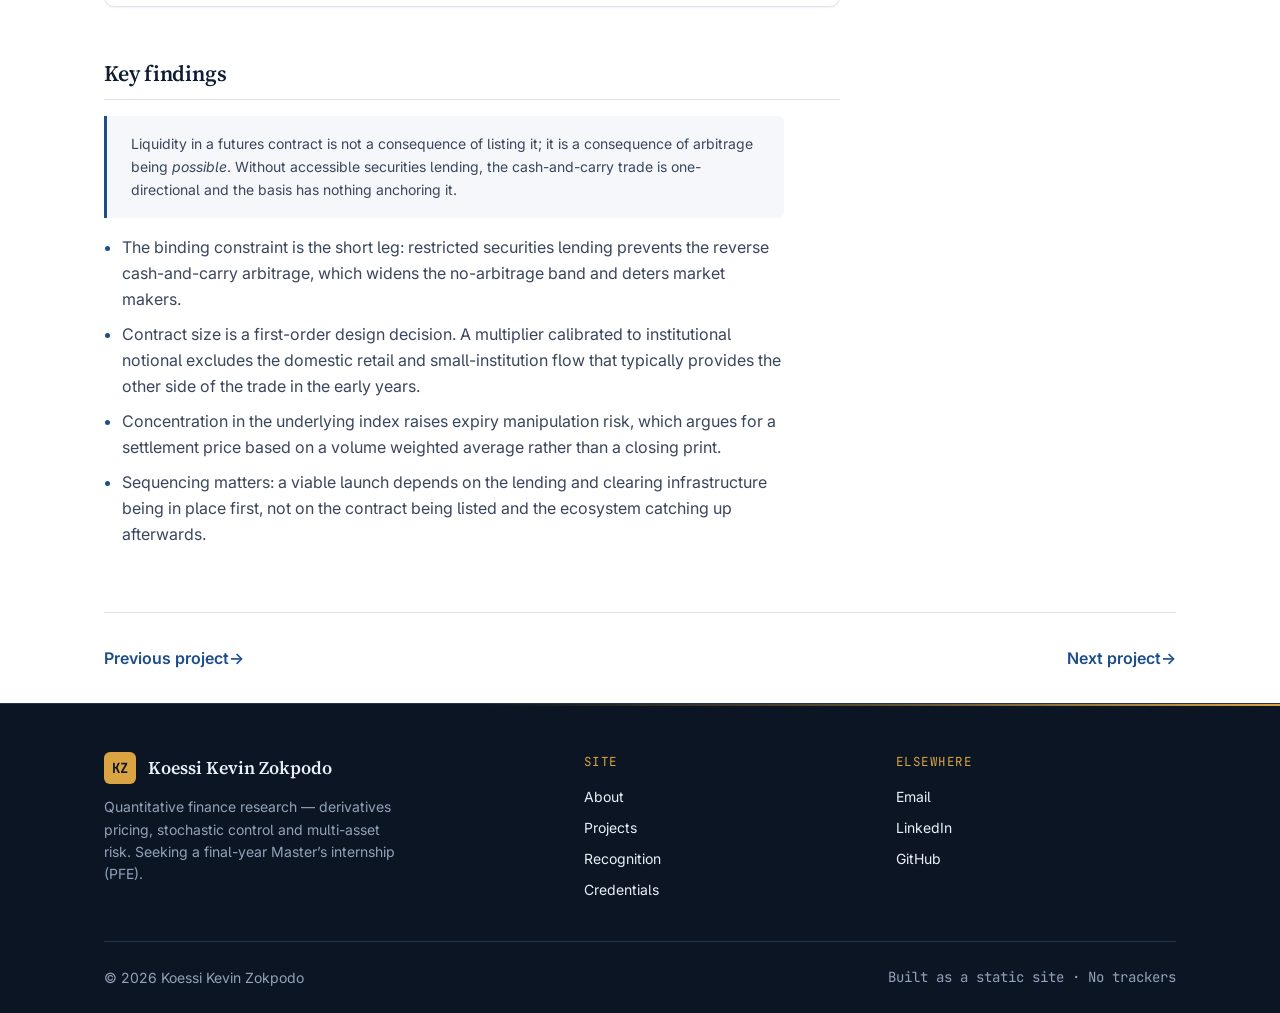
<file: projects/masi-20-futures-feasibility.html>
<!DOCTYPE html>
<html lang="en" data-theme="light" class="no-js">
<head>
<meta charset="utf-8">
<meta name="viewport" content="width=device-width, initial-scale=1">

<title>MASI 20 Futures - Feasibility Study | Koessi Kevin Zokpodo</title>
<meta name="description" content="Group research on the conditions for a successful MASI 20 index futures contract on the Casablanca Stock Exchange: underlying liquidity, contract design, hedging demand, cost of carry and market-making incentives.">
<link rel="canonical" href="https://quantstuffs.com/projects/masi-20-futures-feasibility.html">

<meta property="og:type" content="article">
<meta property="og:site_name" content="Koessi Kevin Zokpodo">
<meta property="og:title" content="MASI 20 Futures - Feasibility Study | Koessi Kevin Zokpodo">
<meta property="og:description" content="Conditions for a successful MASI 20 index futures contract: liquidity, contract design, hedging demand and cost of carry.">
<meta property="og:url" content="https://quantstuffs.com/projects/masi-20-futures-feasibility.html">
<meta property="og:image" content="https://quantstuffs.com/assets/img/og-image.png">
<meta property="og:image:width" content="1200">
<meta property="og:image:height" content="630">
<meta name="twitter:card" content="summary_large_image">
<meta name="twitter:image" content="https://quantstuffs.com/assets/img/og-image.png">

<link rel="icon" href="../assets/img/favicon.svg" type="image/svg+xml">
<meta name="theme-color" content="#ffffff">
<link rel="preconnect" href="https://fonts.googleapis.com">
<link rel="preconnect" href="https://fonts.gstatic.com" crossorigin>
<link rel="stylesheet" href="https://fonts.googleapis.com/css2?family=Inter:wght@400;500;600;700&family=JetBrains+Mono:wght@400;500&family=Source+Serif+4:opsz,wght@8..60,400;8..60,600;8..60,700&display=swap">
<link rel="stylesheet" href="../assets/css/style.css">

<script src="../assets/js/theme.js"></script>
<script src="../assets/js/main.js" defer></script>
<script src="https://cdn.plot.ly/plotly-cartesian-2.35.2.min.js" defer></script>
<script src="../assets/js/charts.js" defer></script>
</head>

<body>
<a class="skip-link" href="#main">Skip to content</a>

<header class="site-header">
  <div class="container site-header__inner">
    <a class="brand" href="../index.html">
      <span class="brand__mark" aria-hidden="true">KZ</span>
      <span>Koessi Kevin Zokpodo</span>
    </a>
    <nav class="nav" aria-label="Primary">
      <ul class="nav__list" id="primary-nav">
        <li><a class="nav__link" href="../index.html#about">About</a></li>
        <li><a class="nav__link" href="../index.html#projects">Projects</a></li>
        <li><a class="nav__link" href="../index.html#recognition">Recognition</a></li>
        <li><a class="nav__link" href="../index.html#credentials">Credentials</a></li>
        <li><a class="nav__link" href="../index.html#contact">Contact</a></li>
      </ul>
      <button class="icon-btn" type="button" data-theme-toggle aria-label="Switch to dark mode">
        <svg class="icon-moon" width="17" height="17" viewBox="0 0 24 24" fill="none" stroke="currentColor" stroke-width="2" stroke-linecap="round" stroke-linejoin="round" aria-hidden="true"><path d="M21 12.79A9 9 0 1 1 11.21 3 7 7 0 0 0 21 12.79z"/></svg>
        <svg class="icon-sun" width="17" height="17" viewBox="0 0 24 24" fill="none" stroke="currentColor" stroke-width="2" stroke-linecap="round" stroke-linejoin="round" aria-hidden="true"><circle cx="12" cy="12" r="4"/><path d="M12 2v2M12 20v2M4.9 4.9l1.4 1.4M17.7 17.7l1.4 1.4M2 12h2M20 12h2M4.9 19.1l1.4-1.4M17.7 6.3l1.4-1.4"/></svg>
      </button>
      <button class="icon-btn nav__toggle" type="button" data-nav-toggle aria-expanded="false" aria-controls="primary-nav" aria-label="Toggle navigation">
        <svg width="17" height="17" viewBox="0 0 24 24" fill="none" stroke="currentColor" stroke-width="2" stroke-linecap="round" aria-hidden="true"><path d="M3 6h18M3 12h18M3 18h18"/></svg>
      </button>
    </nav>
  </div>
</header>

<main id="main">

  <div class="page-head">
    <div class="container">
      <p class="breadcrumb">
        <a href="../index.html">Home</a> &nbsp;/&nbsp;
        <a href="../index.html#projects">Projects</a> &nbsp;/&nbsp;
        <span>MASI 20 Futures</span>
      </p>
      <h1 class="page-head__title">MASI 20 Futures &mdash; Feasibility Study</h1>
      <div class="page-head__meta">
        <span class="badge badge--done"><span class="badge__dot" aria-hidden="true"></span>Completed</span>
        <span class="mono text-muted">Group research &middot; Market microstructure</span>
      </div>
    </div>
  </div>

  <div class="container project-body">
    <article>

      <section class="project-block">
        <h2 class="project-block__title">Executive summary</h2>
        <div class="prose">
          <p class="lead">
            Most newly listed equity index futures contracts fail, and they fail
            for structural reasons that are visible before launch: an underlying
            that cannot be hedged cheaply, a contract size mismatched to the
            local investor base, or no economic incentive for anyone to make a
            market. This group study asks under what conditions a futures
            contract on the MASI 20 would achieve durable liquidity on the
            Casablanca exchange, by testing the Moroccan market against the
            conditions that separated successful launches from failed ones in
            comparable emerging markets.
          </p>
        </div>
      </section>

      <section class="project-block">
        <h2 class="project-block__title">Methodology</h2>
        <div class="prose">
          <ul>
            <li>
              <strong>Underlying liquidity diagnostics.</strong> Measurement of
              turnover, free float, bid&ndash;ask spreads and concentration
              across the MASI 20 constituents, to establish whether the basket
              can be replicated and hedged at an acceptable cost &mdash; the
              precondition for arbitrage to keep the basis in line.
            </li>
            <li>
              <strong>Benchmarking against comparable launches.</strong> Review
              of index futures introductions in comparable emerging and frontier
              markets, separating contracts that reached self-sustaining volume
              from those that did not, and identifying the recurring
              differentiators.
            </li>
            <li>
              <strong>Contract design.</strong> Analysis of the specification
              levers &mdash; contract multiplier, tick size, expiry cycle, cash
              versus physical settlement, final settlement price mechanism
              &mdash; and their effect on accessibility and on manipulation risk
              at expiry.
            </li>
            <li>
              <strong>Hedging demand estimation.</strong> Segmentation of
              potential users (collective investment schemes, insurers, banks,
              foreign investors) and sizing of their latent hedging and exposure
              needs under conservative, base and optimistic adoption scenarios.
            </li>
            <li>
              <strong>Cost-of-carry and basis modelling.</strong> Construction of
              the theoretical fair value from the repo rate and expected
              dividends, with sensitivity of the no-arbitrage band to funding
              costs and to short-selling frictions.
            </li>
            <li>
              <strong>Infrastructure and regulatory review.</strong> Assessment
              of the clearing and margining framework, market-making obligations
              and incentives, and the securities lending capacity required for
              the cash-and-carry arbitrage to function.
            </li>
          </ul>
        </div>
      </section>

      <section class="project-block">
        <h2 class="project-block__title">Estimated hedging demand by investor segment</h2>
        <div class="chart">
          <div class="chart__canvas" id="chart-demand"></div>
          <p class="chart__fallback">
            The interactive chart could not be loaded (the Plotly CDN is
            unreachable). The full analysis is available in the PDF write-up.
          </p>
          <p class="chart__note">
            Illustrative data &mdash; placeholder pending publication of the
            final demand estimates.
          </p>
        </div>
      </section>

      <section class="project-block">
        <h2 class="project-block__title">Key findings</h2>
        <div class="prose">
          <div class="callout">
            <p>
              Liquidity in a futures contract is not a consequence of listing it;
              it is a consequence of arbitrage being <em>possible</em>. Without
              accessible securities lending, the cash-and-carry trade is
              one-directional and the basis has nothing anchoring it.
            </p>
          </div>
          <ul>
            <li>
              The binding constraint is the short leg: restricted securities
              lending prevents the reverse cash-and-carry arbitrage, which
              widens the no-arbitrage band and deters market makers.
            </li>
            <li>
              Contract size is a first-order design decision. A multiplier
              calibrated to institutional notional excludes the domestic retail
              and small-institution flow that typically provides the other side
              of the trade in the early years.
            </li>
            <li>
              Concentration in the underlying index raises expiry manipulation
              risk, which argues for a settlement price based on a volume
              weighted average rather than a closing print.
            </li>
            <li>
              Sequencing matters: a viable launch depends on the lending and
              clearing infrastructure being in place first, not on the contract
              being listed and the ecosystem catching up afterwards.
            </li>
          </ul>
        </div>
      </section>

    </article>

    <aside class="sidebar">
      <div class="panel">
        <h2 class="panel__title">At a glance</h2>
        <dl class="dl">
          <dt>Status</dt> <dd>Completed</dd>
          <dt>Type</dt>   <dd>Group research</dd>
          <dt>Role</dt>   <dd>Contributor</dd>
          <dt>Market</dt> <dd>Casablanca Stock Exchange</dd>
        </dl>
      </div>

      <div class="panel">
        <h2 class="panel__title">Technical stack</h2>
        <ul class="chips">
          <li class="chip">Python</li>
          <li class="chip">pandas</li>
          <li class="chip">Excel</li>
          <li class="chip">Market microstructure</li>
          <li class="chip">Derivatives</li>
        </ul>
      </div>

      <div class="panel">
        <h2 class="panel__title">Resources</h2>
        <!-- TODO: drop the PDF in assets/docs/, then remove `btn--pending`. -->
        <a class="btn btn--primary btn--pending"
           href="../assets/docs/masi-20-futures-feasibility.pdf" aria-disabled="true">
          Full write-up (PDF)
        </a>
        <!-- TODO: point at the real repository, then remove `btn--pending`. -->
        <a class="btn btn--ghost btn--pending"
           href="https://github.com/kevinkarlee/masi-20-futures"
           target="_blank" rel="noopener noreferrer" aria-disabled="true">
          Source code
        </a>
      </div>
    </aside>
  </div>

  <div class="container">
    <nav class="pager" aria-label="Project navigation">
      <a class="link-arrow" href="merton-portfolio-jourdain-sbai.html">Previous project</a>
      <a class="link-arrow" href="bihar-integrated-mobility-initiative.html">Next project</a>
    </nav>
  </div>

</main>

<footer class="site-footer">
  <div class="container">
    <div class="site-footer__top">
      <div class="site-footer__brand-col">
        <p class="site-footer__brand">
          <span class="brand__mark" aria-hidden="true">KZ</span>
          Koessi Kevin Zokpodo
        </p>
        <p class="site-footer__tagline">
          Quantitative finance research &mdash; derivatives pricing, stochastic
          control and multi-asset risk. Seeking a final-year Master&rsquo;s
          internship (PFE).
        </p>
      </div>

      <div>
        <p class="site-footer__title">Site</p>
        <ul class="site-footer__list">
          <li><a href="../index.html#about">About</a></li>
          <li><a href="../index.html#projects">Projects</a></li>
          <li><a href="../index.html#recognition">Recognition</a></li>
          <li><a href="../index.html#credentials">Credentials</a></li>
        </ul>
      </div>

      <div>
        <p class="site-footer__title">Elsewhere</p>
        <ul class="site-footer__list">
          <li><a href="mailto:zokpodokevin.123@gmail.com">Email</a></li>
          <li><a href="https://www.linkedin.com/in/koessi-kevin-zokpodo" target="_blank" rel="noopener noreferrer">LinkedIn</a></li>
          <li><a href="https://github.com/kevinkarlee" target="_blank" rel="noopener noreferrer">GitHub</a></li>
        </ul>
      </div>
    </div>

    <div class="site-footer__inner">
      <p>&copy; <span data-current-year>2026</span> Koessi Kevin Zokpodo</p>
      <p class="mono">Built as a static site &middot; No trackers</p>
    </div>
  </div>
</footer>

<!-- ==========================================================================
     Chart data - SYNTHETIC placeholder.
     Replace the three scenario arrays with your estimated notional demand.
     ========================================================================== -->
<script>
document.addEventListener("DOMContentLoaded", function () {
  var segments = [
    "Collective investment<br>schemes",
    "Insurers &<br>pension funds",
    "Banks &<br>proprietary desks",
    "Foreign<br>investors",
    "Retail &<br>small institutions"
  ];

  // Estimated annual hedging notional, MAD billions.
  var conservative = [4.2, 2.8, 3.5, 1.4, 0.6];
  var base         = [7.8, 5.1, 6.2, 3.3, 1.5];
  var optimistic   = [12.4, 8.6, 9.1, 6.8, 3.2];

  QuantChart.render("chart-demand", [
    { x: segments, y: conservative, type: "bar", name: "Conservative",
      hovertemplate: "%{y} bn MAD<extra>Conservative</extra>" },
    { x: segments, y: base, type: "bar", name: "Base case",
      hovertemplate: "%{y} bn MAD<extra>Base case</extra>" },
    { x: segments, y: optimistic, type: "bar", name: "Optimistic",
      hovertemplate: "%{y} bn MAD<extra>Optimistic</extra>" }
  ], {
    barmode: "group",
    bargap: 0.28,
    xaxis: { title: "" },
    yaxis: { title: "Annual notional demand (MAD bn)" }
  });
});
</script>

</body>
</html>
</file>
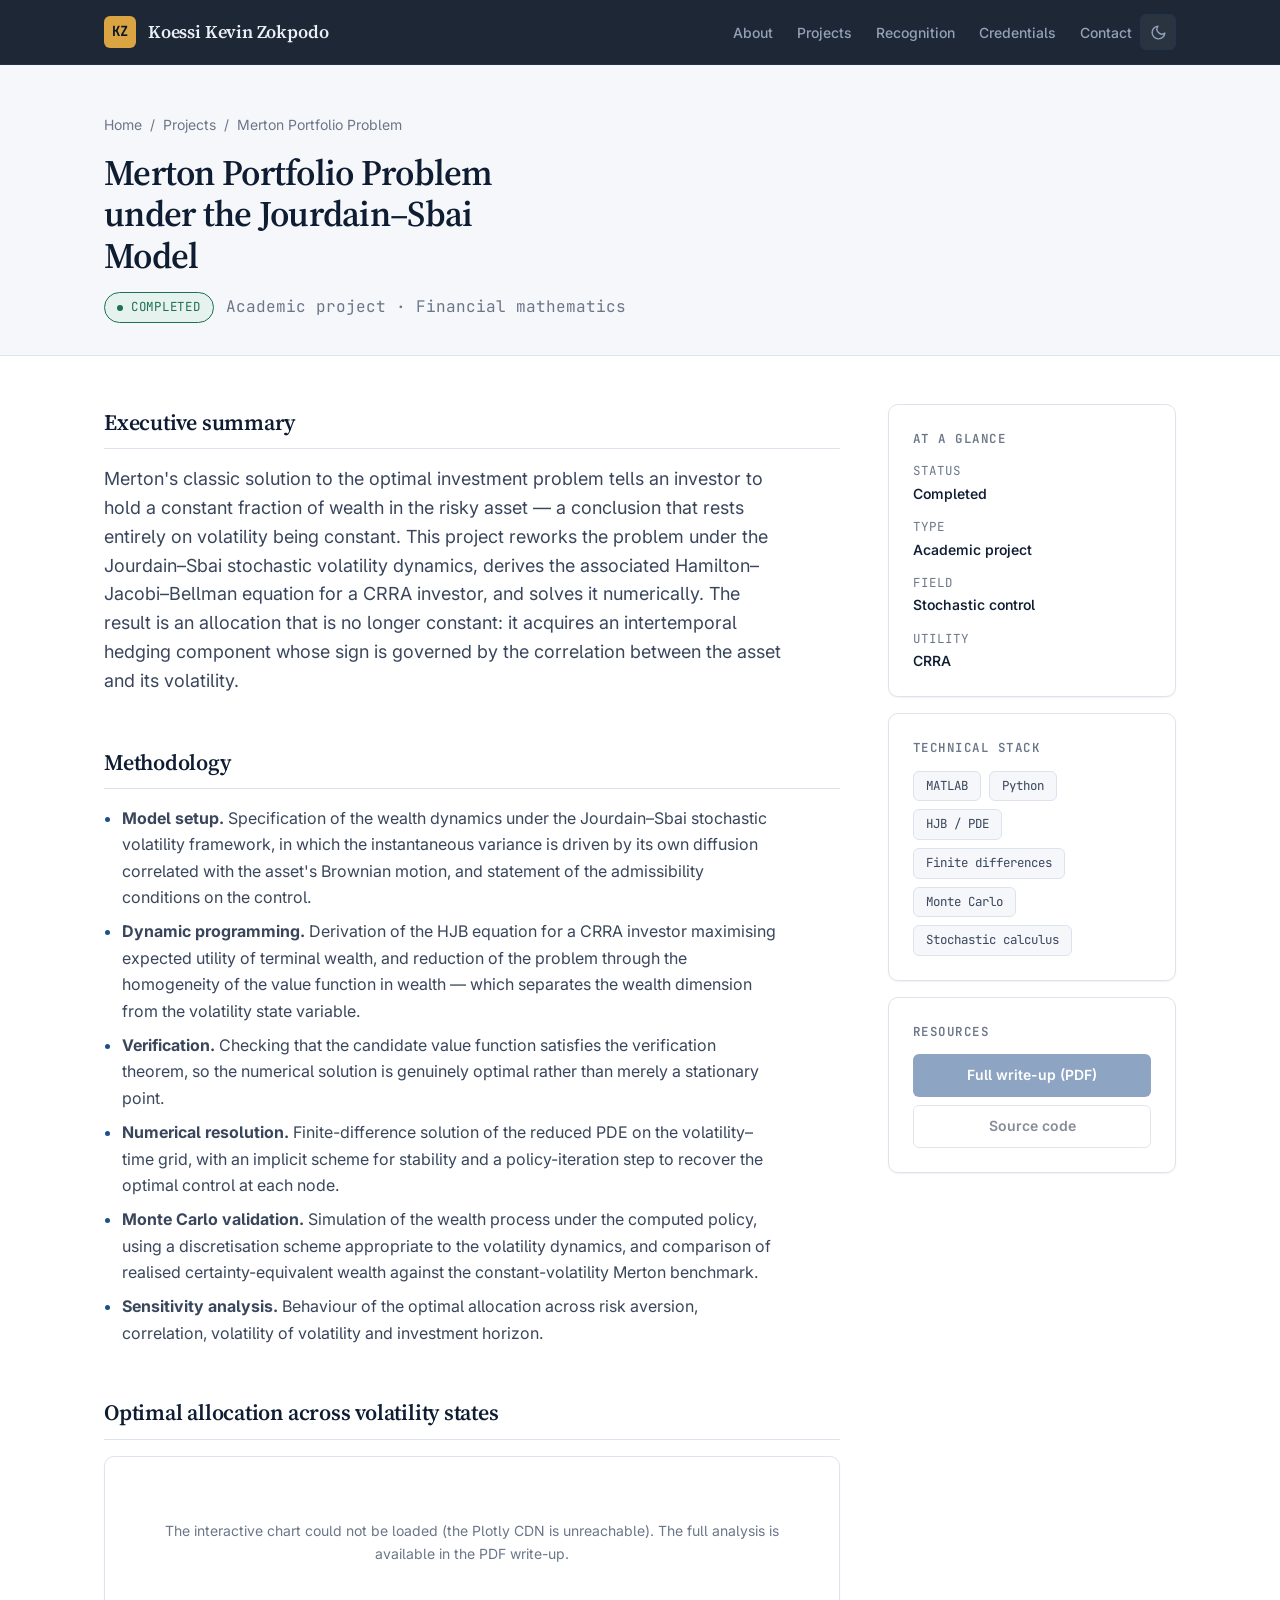
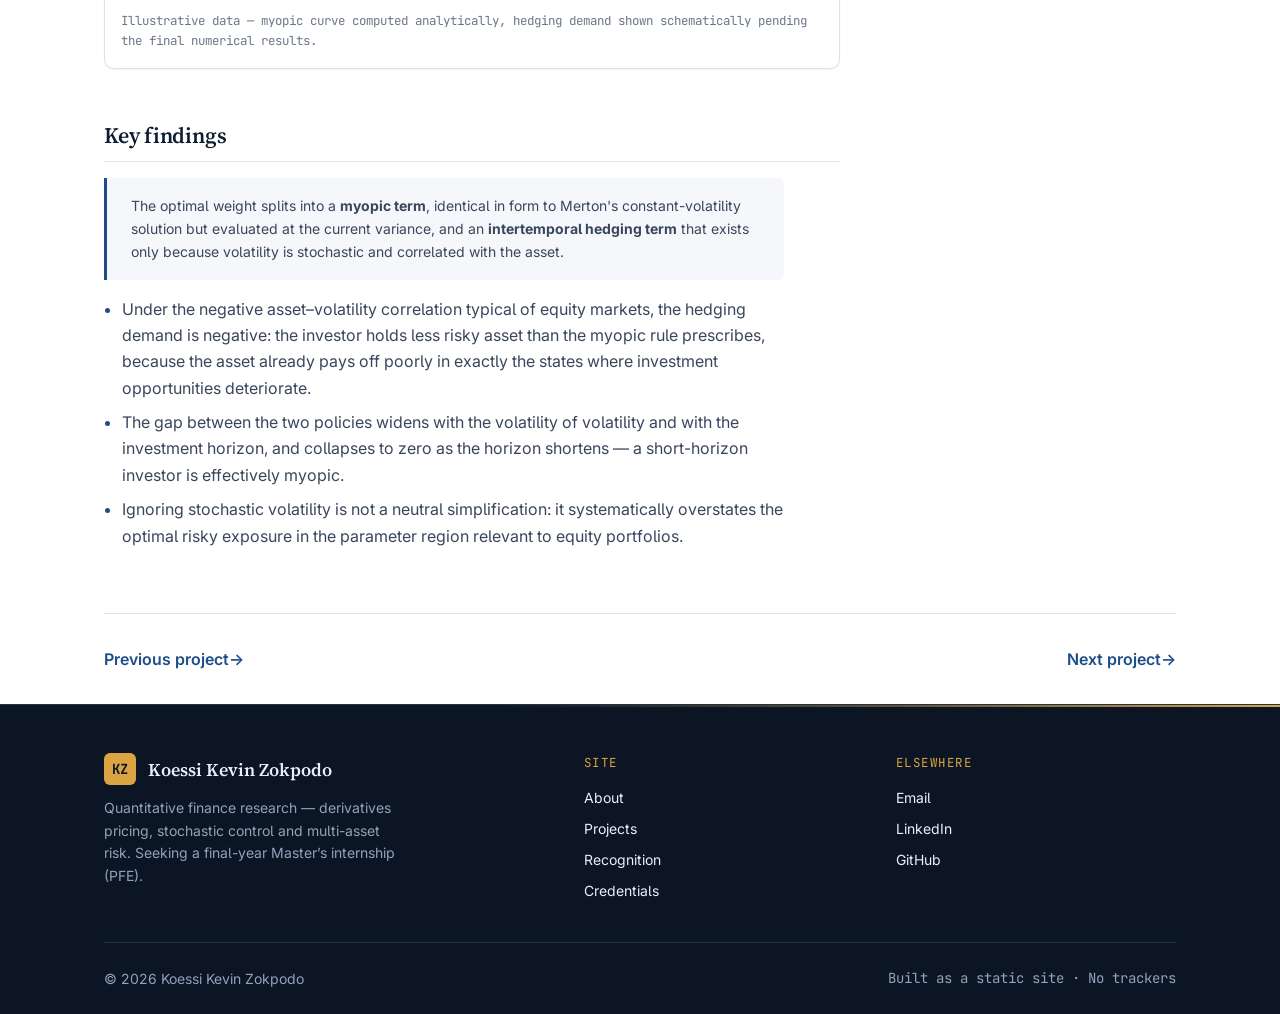
<file: projects/merton-portfolio-jourdain-sbai.html>
<!DOCTYPE html>
<html lang="en" data-theme="light" class="no-js">
<head>
<meta charset="utf-8">
<meta name="viewport" content="width=device-width, initial-scale=1">

<title>Merton Portfolio Problem under the Jourdain-Sbai Model | Koessi Kevin Zokpodo</title>
<meta name="description" content="Optimal portfolio allocation and consumption under stochastic volatility: HJB derivation, numerical resolution and Monte Carlo validation of the Merton problem in the Jourdain-Sbai framework.">
<link rel="canonical" href="https://quantstuffs.com/projects/merton-portfolio-jourdain-sbai.html">

<meta property="og:type" content="article">
<meta property="og:site_name" content="Koessi Kevin Zokpodo">
<meta property="og:title" content="Merton Portfolio Problem under the Jourdain-Sbai Model | Koessi Kevin Zokpodo">
<meta property="og:description" content="Optimal portfolio allocation under stochastic volatility: HJB derivation, numerical resolution and Monte Carlo validation.">
<meta property="og:url" content="https://quantstuffs.com/projects/merton-portfolio-jourdain-sbai.html">
<meta property="og:image" content="https://quantstuffs.com/assets/img/og-image.png">
<meta property="og:image:width" content="1200">
<meta property="og:image:height" content="630">
<meta name="twitter:card" content="summary_large_image">
<meta name="twitter:image" content="https://quantstuffs.com/assets/img/og-image.png">

<link rel="icon" href="../assets/img/favicon.svg" type="image/svg+xml">
<meta name="theme-color" content="#ffffff">
<link rel="preconnect" href="https://fonts.googleapis.com">
<link rel="preconnect" href="https://fonts.gstatic.com" crossorigin>
<link rel="stylesheet" href="https://fonts.googleapis.com/css2?family=Inter:wght@400;500;600;700&family=JetBrains+Mono:wght@400;500&family=Source+Serif+4:opsz,wght@8..60,400;8..60,600;8..60,700&display=swap">
<link rel="stylesheet" href="../assets/css/style.css">

<script src="../assets/js/theme.js"></script>
<script src="../assets/js/main.js" defer></script>
<script src="https://cdn.plot.ly/plotly-cartesian-2.35.2.min.js" defer></script>
<script src="../assets/js/charts.js" defer></script>
</head>

<body>
<a class="skip-link" href="#main">Skip to content</a>

<header class="site-header">
  <div class="container site-header__inner">
    <a class="brand" href="../index.html">
      <span class="brand__mark" aria-hidden="true">KZ</span>
      <span>Koessi Kevin Zokpodo</span>
    </a>
    <nav class="nav" aria-label="Primary">
      <ul class="nav__list" id="primary-nav">
        <li><a class="nav__link" href="../index.html#about">About</a></li>
        <li><a class="nav__link" href="../index.html#projects">Projects</a></li>
        <li><a class="nav__link" href="../index.html#recognition">Recognition</a></li>
        <li><a class="nav__link" href="../index.html#credentials">Credentials</a></li>
        <li><a class="nav__link" href="../index.html#contact">Contact</a></li>
      </ul>
      <button class="icon-btn" type="button" data-theme-toggle aria-label="Switch to dark mode">
        <svg class="icon-moon" width="17" height="17" viewBox="0 0 24 24" fill="none" stroke="currentColor" stroke-width="2" stroke-linecap="round" stroke-linejoin="round" aria-hidden="true"><path d="M21 12.79A9 9 0 1 1 11.21 3 7 7 0 0 0 21 12.79z"/></svg>
        <svg class="icon-sun" width="17" height="17" viewBox="0 0 24 24" fill="none" stroke="currentColor" stroke-width="2" stroke-linecap="round" stroke-linejoin="round" aria-hidden="true"><circle cx="12" cy="12" r="4"/><path d="M12 2v2M12 20v2M4.9 4.9l1.4 1.4M17.7 17.7l1.4 1.4M2 12h2M20 12h2M4.9 19.1l1.4-1.4M17.7 6.3l1.4-1.4"/></svg>
      </button>
      <button class="icon-btn nav__toggle" type="button" data-nav-toggle aria-expanded="false" aria-controls="primary-nav" aria-label="Toggle navigation">
        <svg width="17" height="17" viewBox="0 0 24 24" fill="none" stroke="currentColor" stroke-width="2" stroke-linecap="round" aria-hidden="true"><path d="M3 6h18M3 12h18M3 18h18"/></svg>
      </button>
    </nav>
  </div>
</header>

<main id="main">

  <div class="page-head">
    <div class="container">
      <p class="breadcrumb">
        <a href="../index.html">Home</a> &nbsp;/&nbsp;
        <a href="../index.html#projects">Projects</a> &nbsp;/&nbsp;
        <span>Merton Portfolio Problem</span>
      </p>
      <h1 class="page-head__title">Merton Portfolio Problem under the Jourdain&ndash;Sbai Model</h1>
      <div class="page-head__meta">
        <span class="badge badge--done"><span class="badge__dot" aria-hidden="true"></span>Completed</span>
        <span class="mono text-muted">Academic project &middot; Financial mathematics</span>
      </div>
    </div>
  </div>

  <div class="container project-body">
    <article>

      <section class="project-block">
        <h2 class="project-block__title">Executive summary</h2>
        <div class="prose">
          <p class="lead">
            Merton's classic solution to the optimal investment problem tells an
            investor to hold a constant fraction of wealth in the risky asset
            &mdash; a conclusion that rests entirely on volatility being
            constant. This project reworks the problem under the
            Jourdain&ndash;Sbai stochastic volatility dynamics, derives the
            associated Hamilton&ndash;Jacobi&ndash;Bellman equation for a CRRA
            investor, and solves it numerically. The result is an allocation that
            is no longer constant: it acquires an intertemporal hedging
            component whose sign is governed by the correlation between the asset
            and its volatility.
          </p>
        </div>
      </section>

      <section class="project-block">
        <h2 class="project-block__title">Methodology</h2>
        <div class="prose">
          <ul>
            <li>
              <strong>Model setup.</strong> Specification of the wealth dynamics
              under the Jourdain&ndash;Sbai stochastic volatility framework, in
              which the instantaneous variance is driven by its own diffusion
              correlated with the asset's Brownian motion, and statement of the
              admissibility conditions on the control.
            </li>
            <li>
              <strong>Dynamic programming.</strong> Derivation of the HJB
              equation for a CRRA investor maximising expected utility of
              terminal wealth, and reduction of the problem through the
              homogeneity of the value function in wealth &mdash; which separates
              the wealth dimension from the volatility state variable.
            </li>
            <li>
              <strong>Verification.</strong> Checking that the candidate value
              function satisfies the verification theorem, so the numerical
              solution is genuinely optimal rather than merely a stationary
              point.
            </li>
            <li>
              <strong>Numerical resolution.</strong> Finite-difference solution
              of the reduced PDE on the volatility&ndash;time grid, with an
              implicit scheme for stability and a policy-iteration step to
              recover the optimal control at each node.
            </li>
            <li>
              <strong>Monte Carlo validation.</strong> Simulation of the wealth
              process under the computed policy, using a discretisation scheme
              appropriate to the volatility dynamics, and comparison of realised
              certainty-equivalent wealth against the constant-volatility Merton
              benchmark.
            </li>
            <li>
              <strong>Sensitivity analysis.</strong> Behaviour of the optimal
              allocation across risk aversion, correlation, volatility of
              volatility and investment horizon.
            </li>
          </ul>
        </div>
      </section>

      <section class="project-block">
        <h2 class="project-block__title">Optimal allocation across volatility states</h2>
        <div class="chart">
          <div class="chart__canvas" id="chart-allocation"></div>
          <p class="chart__fallback">
            The interactive chart could not be loaded (the Plotly CDN is
            unreachable). The full analysis is available in the PDF write-up.
          </p>
          <p class="chart__note">
            Illustrative data &mdash; myopic curve computed analytically, hedging
            demand shown schematically pending the final numerical results.
          </p>
        </div>
      </section>

      <section class="project-block">
        <h2 class="project-block__title">Key findings</h2>
        <div class="prose">
          <div class="callout">
            <p>
              The optimal weight splits into a <strong>myopic term</strong>,
              identical in form to Merton's constant-volatility solution but
              evaluated at the current variance, and an <strong>intertemporal
              hedging term</strong> that exists only because volatility is
              stochastic and correlated with the asset.
            </p>
          </div>
          <ul>
            <li>
              Under the negative asset&ndash;volatility correlation typical of
              equity markets, the hedging demand is negative: the investor holds
              less risky asset than the myopic rule prescribes, because the asset
              already pays off poorly in exactly the states where investment
              opportunities deteriorate.
            </li>
            <li>
              The gap between the two policies widens with the volatility of
              volatility and with the investment horizon, and collapses to zero
              as the horizon shortens &mdash; a short-horizon investor is
              effectively myopic.
            </li>
            <li>
              Ignoring stochastic volatility is not a neutral simplification: it
              systematically overstates the optimal risky exposure in the
              parameter region relevant to equity portfolios.
            </li>
          </ul>
        </div>
      </section>

    </article>

    <aside class="sidebar">
      <div class="panel">
        <h2 class="panel__title">At a glance</h2>
        <dl class="dl">
          <dt>Status</dt>   <dd>Completed</dd>
          <dt>Type</dt>     <dd>Academic project</dd>
          <dt>Field</dt>    <dd>Stochastic control</dd>
          <dt>Utility</dt>  <dd>CRRA</dd>
        </dl>
      </div>

      <div class="panel">
        <h2 class="panel__title">Technical stack</h2>
        <ul class="chips">
          <li class="chip">MATLAB</li>
          <li class="chip">Python</li>
          <li class="chip">HJB / PDE</li>
          <li class="chip">Finite differences</li>
          <li class="chip">Monte Carlo</li>
          <li class="chip">Stochastic calculus</li>
        </ul>
      </div>

      <div class="panel">
        <h2 class="panel__title">Resources</h2>
        <!-- TODO: drop the PDF in assets/docs/, then remove `btn--pending`. -->
        <a class="btn btn--primary btn--pending"
           href="../assets/docs/merton-portfolio-jourdain-sbai.pdf" aria-disabled="true">
          Full write-up (PDF)
        </a>
        <!-- TODO: point at the real repository, then remove `btn--pending`. -->
        <a class="btn btn--ghost btn--pending"
           href="https://github.com/kevinkarlee/merton-jourdain-sbai"
           target="_blank" rel="noopener noreferrer" aria-disabled="true">
          Source code
        </a>
      </div>
    </aside>
  </div>

  <div class="container">
    <nav class="pager" aria-label="Project navigation">
      <a class="link-arrow" href="macro-intelligence-agent-xauusd.html">Previous project</a>
      <a class="link-arrow" href="masi-20-futures-feasibility.html">Next project</a>
    </nav>
  </div>

</main>

<footer class="site-footer">
  <div class="container">
    <div class="site-footer__top">
      <div class="site-footer__brand-col">
        <p class="site-footer__brand">
          <span class="brand__mark" aria-hidden="true">KZ</span>
          Koessi Kevin Zokpodo
        </p>
        <p class="site-footer__tagline">
          Quantitative finance research &mdash; derivatives pricing, stochastic
          control and multi-asset risk. Seeking a final-year Master&rsquo;s
          internship (PFE).
        </p>
      </div>

      <div>
        <p class="site-footer__title">Site</p>
        <ul class="site-footer__list">
          <li><a href="../index.html#about">About</a></li>
          <li><a href="../index.html#projects">Projects</a></li>
          <li><a href="../index.html#recognition">Recognition</a></li>
          <li><a href="../index.html#credentials">Credentials</a></li>
        </ul>
      </div>

      <div>
        <p class="site-footer__title">Elsewhere</p>
        <ul class="site-footer__list">
          <li><a href="mailto:zokpodokevin.123@gmail.com">Email</a></li>
          <li><a href="https://www.linkedin.com/in/koessi-kevin-zokpodo" target="_blank" rel="noopener noreferrer">LinkedIn</a></li>
          <li><a href="https://github.com/kevinkarlee" target="_blank" rel="noopener noreferrer">GitHub</a></li>
        </ul>
      </div>
    </div>

    <div class="site-footer__inner">
      <p>&copy; <span data-current-year>2026</span> Koessi Kevin Zokpodo</p>
      <p class="mono">Built as a static site &middot; No trackers</p>
    </div>
  </div>
</footer>

<!-- ==========================================================================
     Chart data
     --------------------------------------------------------------------------
     The myopic curve is the exact Merton fraction  pi = (mu - r) / (gamma * s^2).
     The two hedging curves are ILLUSTRATIVE: replace them with the policy
     extracted from your finite-difference solver.
     ========================================================================== -->
<script>
document.addEventListener("DOMContentLoaded", function () {
  var excessReturn = 0.06;   // mu - r
  var gamma        = 4;      // CRRA risk aversion
  var horizon      = 5;      // years, drives the size of the hedging term

  var sigma = [], myopic = [], hedgeNeg = [], hedgePos = [];

  for (var s = 0.10; s <= 0.451; s += 0.01) {
    var vol = Math.round(s * 100) / 100;
    var m = excessReturn / (gamma * vol * vol);

    sigma.push(vol);
    myopic.push(Math.round(m * 1000) / 10);                       // in %

    // Schematic hedging demand: proportional to the correlation, to the
    // vol-of-vol and to the remaining horizon, and vanishing as vol rises.
    var scale = 0.35 * horizon * 0.05 / vol;
    hedgeNeg.push(Math.round(m * (1 - scale) * 1000) / 10);       // rho < 0
    hedgePos.push(Math.round(m * (1 + 0.6 * scale) * 1000) / 10); // rho > 0
  }

  QuantChart.render("chart-allocation", [
    {
      x: sigma, y: myopic, type: "scatter", mode: "lines",
      name: "Myopic (Merton) allocation",
      line: { width: 2.2 },
      hovertemplate: "sigma = %{x:.2f}<br>%{y:.1f}%<extra>Myopic</extra>"
    },
    {
      x: sigma, y: hedgeNeg, type: "scatter", mode: "lines",
      name: "With hedging demand, rho = -0.5",
      line: { width: 2, dash: "dash" },
      hovertemplate: "sigma = %{x:.2f}<br>%{y:.1f}%<extra>rho = -0.5</extra>"
    },
    {
      x: sigma, y: hedgePos, type: "scatter", mode: "lines",
      name: "With hedging demand, rho = +0.3",
      line: { width: 2, dash: "dot" },
      hovertemplate: "sigma = %{x:.2f}<br>%{y:.1f}%<extra>rho = +0.3</extra>"
    }
  ], {
    xaxis: { title: "Instantaneous volatility", tickformat: ".0%" },
    yaxis: { title: "Optimal weight in the risky asset (%)" }
  });
});
</script>

</body>
</html>
</file>
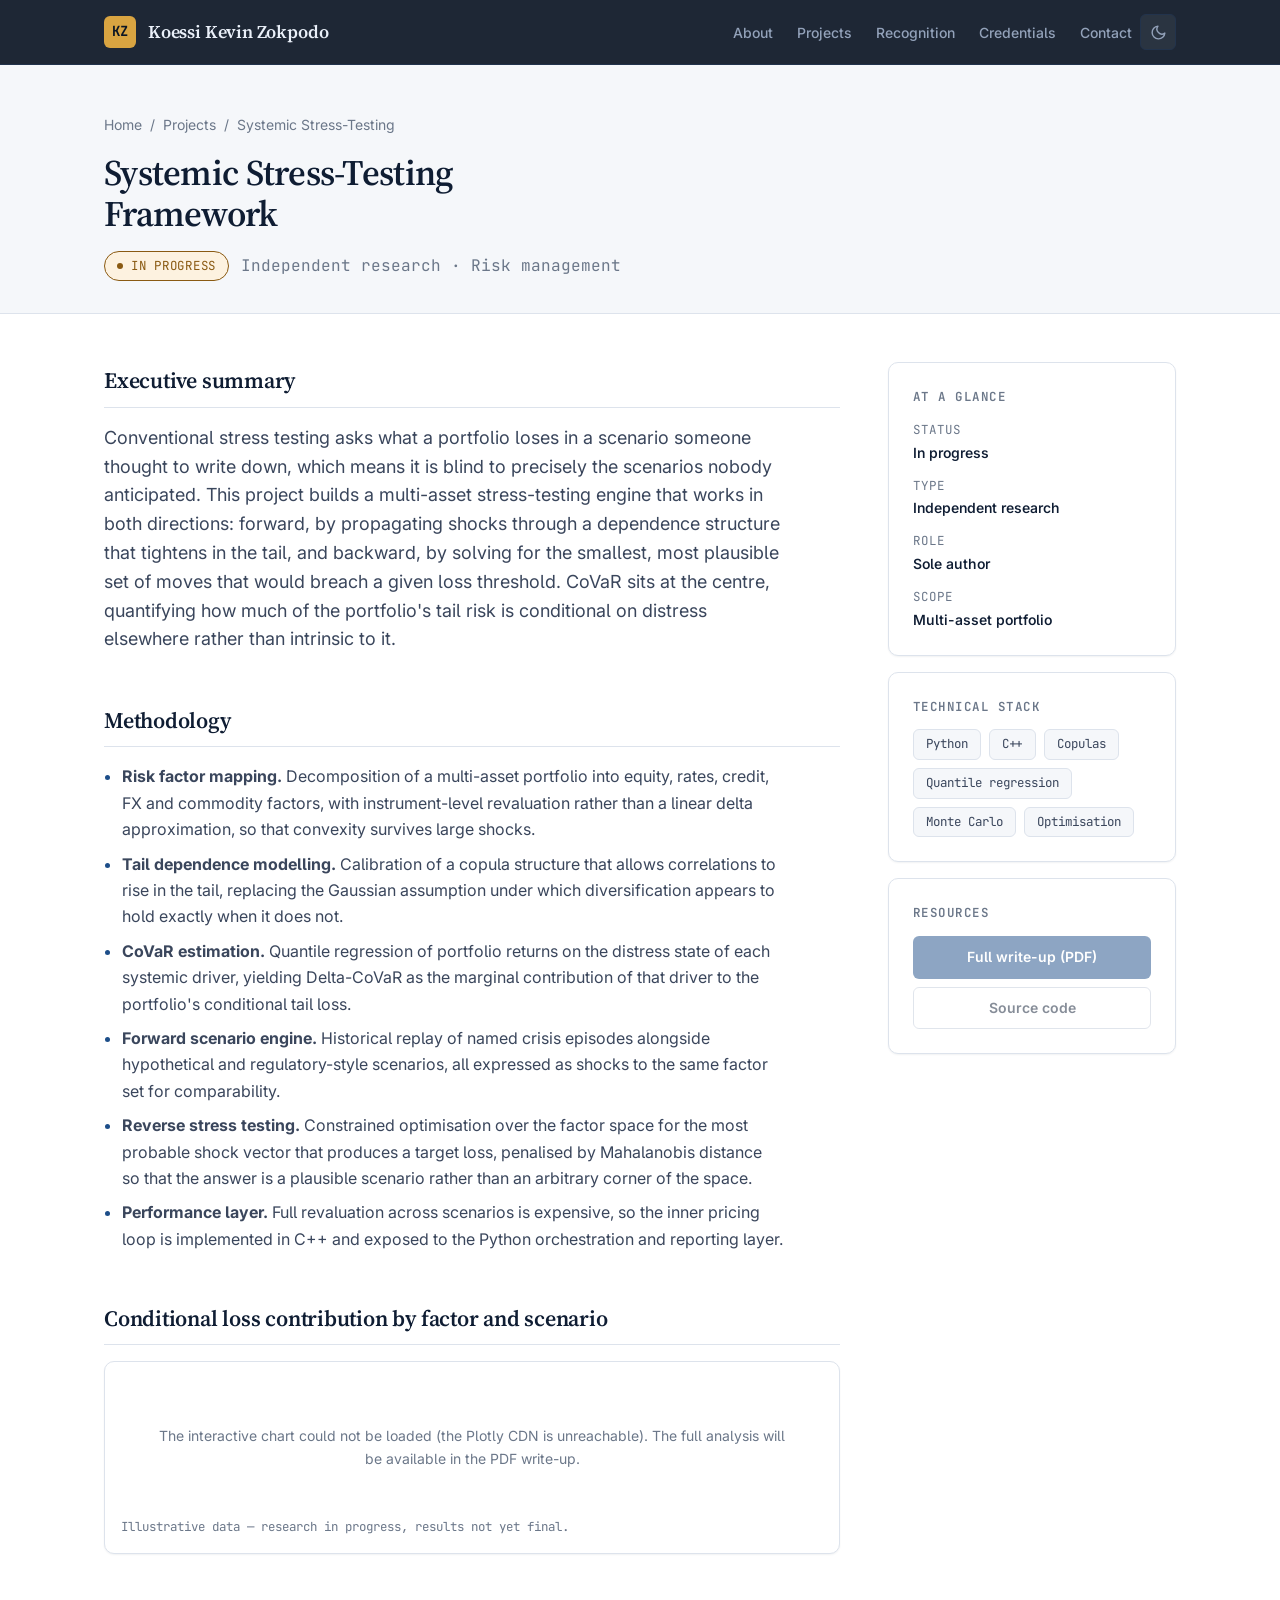
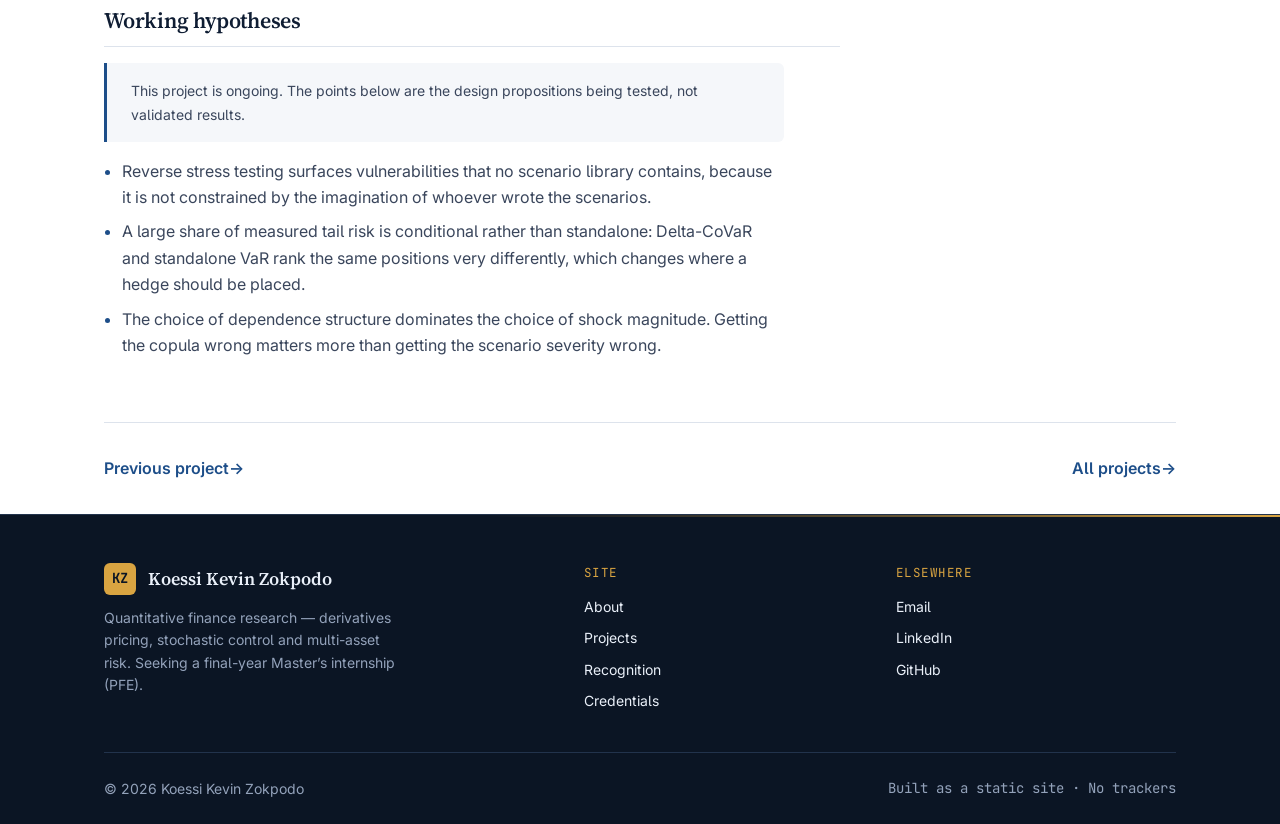
<file: projects/systemic-stress-testing-framework.html>
<!DOCTYPE html>
<html lang="en" data-theme="light" class="no-js">
<head>
<meta charset="utf-8">
<meta name="viewport" content="width=device-width, initial-scale=1">

<title>Systemic Stress-Testing Framework | Koessi Kevin Zokpodo</title>
<meta name="description" content="A multi-asset stress-testing engine combining CoVaR-based systemic risk measurement with reverse stress testing to identify the scenarios that break a portfolio.">
<link rel="canonical" href="https://quantstuffs.com/projects/systemic-stress-testing-framework.html">

<meta property="og:type" content="article">
<meta property="og:site_name" content="Koessi Kevin Zokpodo">
<meta property="og:title" content="Systemic Stress-Testing Framework | Koessi Kevin Zokpodo">
<meta property="og:description" content="Multi-asset stress-testing engine with CoVaR systemic risk measurement and reverse stress testing.">
<meta property="og:url" content="https://quantstuffs.com/projects/systemic-stress-testing-framework.html">
<meta property="og:image" content="https://quantstuffs.com/assets/img/og-image.png">
<meta property="og:image:width" content="1200">
<meta property="og:image:height" content="630">
<meta name="twitter:card" content="summary_large_image">
<meta name="twitter:image" content="https://quantstuffs.com/assets/img/og-image.png">

<link rel="icon" href="../assets/img/favicon.svg" type="image/svg+xml">
<meta name="theme-color" content="#ffffff">
<link rel="preconnect" href="https://fonts.googleapis.com">
<link rel="preconnect" href="https://fonts.gstatic.com" crossorigin>
<link rel="stylesheet" href="https://fonts.googleapis.com/css2?family=Inter:wght@400;500;600;700&family=JetBrains+Mono:wght@400;500&family=Source+Serif+4:opsz,wght@8..60,400;8..60,600;8..60,700&display=swap">
<link rel="stylesheet" href="../assets/css/style.css">

<script src="../assets/js/theme.js"></script>
<script src="../assets/js/main.js" defer></script>
<script src="https://cdn.plot.ly/plotly-cartesian-2.35.2.min.js" defer></script>
<script src="../assets/js/charts.js" defer></script>
</head>

<body>
<a class="skip-link" href="#main">Skip to content</a>

<header class="site-header">
  <div class="container site-header__inner">
    <a class="brand" href="../index.html">
      <span class="brand__mark" aria-hidden="true">KZ</span>
      <span>Koessi Kevin Zokpodo</span>
    </a>
    <nav class="nav" aria-label="Primary">
      <ul class="nav__list" id="primary-nav">
        <li><a class="nav__link" href="../index.html#about">About</a></li>
        <li><a class="nav__link" href="../index.html#projects">Projects</a></li>
        <li><a class="nav__link" href="../index.html#recognition">Recognition</a></li>
        <li><a class="nav__link" href="../index.html#credentials">Credentials</a></li>
        <li><a class="nav__link" href="../index.html#contact">Contact</a></li>
      </ul>
      <button class="icon-btn" type="button" data-theme-toggle aria-label="Switch to dark mode">
        <svg class="icon-moon" width="17" height="17" viewBox="0 0 24 24" fill="none" stroke="currentColor" stroke-width="2" stroke-linecap="round" stroke-linejoin="round" aria-hidden="true"><path d="M21 12.79A9 9 0 1 1 11.21 3 7 7 0 0 0 21 12.79z"/></svg>
        <svg class="icon-sun" width="17" height="17" viewBox="0 0 24 24" fill="none" stroke="currentColor" stroke-width="2" stroke-linecap="round" stroke-linejoin="round" aria-hidden="true"><circle cx="12" cy="12" r="4"/><path d="M12 2v2M12 20v2M4.9 4.9l1.4 1.4M17.7 17.7l1.4 1.4M2 12h2M20 12h2M4.9 19.1l1.4-1.4M17.7 6.3l1.4-1.4"/></svg>
      </button>
      <button class="icon-btn nav__toggle" type="button" data-nav-toggle aria-expanded="false" aria-controls="primary-nav" aria-label="Toggle navigation">
        <svg width="17" height="17" viewBox="0 0 24 24" fill="none" stroke="currentColor" stroke-width="2" stroke-linecap="round" aria-hidden="true"><path d="M3 6h18M3 12h18M3 18h18"/></svg>
      </button>
    </nav>
  </div>
</header>

<main id="main">

  <div class="page-head">
    <div class="container">
      <p class="breadcrumb">
        <a href="../index.html">Home</a> &nbsp;/&nbsp;
        <a href="../index.html#projects">Projects</a> &nbsp;/&nbsp;
        <span>Systemic Stress-Testing</span>
      </p>
      <h1 class="page-head__title">Systemic Stress-Testing Framework</h1>
      <div class="page-head__meta">
        <span class="badge badge--wip"><span class="badge__dot" aria-hidden="true"></span>In progress</span>
        <span class="mono text-muted">Independent research &middot; Risk management</span>
      </div>
    </div>
  </div>

  <div class="container project-body">
    <article>

      <section class="project-block">
        <h2 class="project-block__title">Executive summary</h2>
        <div class="prose">
          <p class="lead">
            Conventional stress testing asks what a portfolio loses in a scenario
            someone thought to write down, which means it is blind to precisely
            the scenarios nobody anticipated. This project builds a multi-asset
            stress-testing engine that works in both directions: forward, by
            propagating shocks through a dependence structure that tightens in
            the tail, and backward, by solving for the smallest, most plausible
            set of moves that would breach a given loss threshold. CoVaR sits at
            the centre, quantifying how much of the portfolio's tail risk is
            conditional on distress elsewhere rather than intrinsic to it.
          </p>
        </div>
      </section>

      <section class="project-block">
        <h2 class="project-block__title">Methodology</h2>
        <div class="prose">
          <ul>
            <li>
              <strong>Risk factor mapping.</strong> Decomposition of a
              multi-asset portfolio into equity, rates, credit, FX and commodity
              factors, with instrument-level revaluation rather than a linear
              delta approximation, so that convexity survives large shocks.
            </li>
            <li>
              <strong>Tail dependence modelling.</strong> Calibration of a copula
              structure that allows correlations to rise in the tail, replacing
              the Gaussian assumption under which diversification appears to hold
              exactly when it does not.
            </li>
            <li>
              <strong>CoVaR estimation.</strong> Quantile regression of portfolio
              returns on the distress state of each systemic driver, yielding
              Delta-CoVaR as the marginal contribution of that driver to the
              portfolio's conditional tail loss.
            </li>
            <li>
              <strong>Forward scenario engine.</strong> Historical replay of
              named crisis episodes alongside hypothetical and regulatory-style
              scenarios, all expressed as shocks to the same factor set for
              comparability.
            </li>
            <li>
              <strong>Reverse stress testing.</strong> Constrained optimisation
              over the factor space for the most probable shock vector that
              produces a target loss, penalised by Mahalanobis distance so that
              the answer is a plausible scenario rather than an arbitrary corner
              of the space.
            </li>
            <li>
              <strong>Performance layer.</strong> Full revaluation across
              scenarios is expensive, so the inner pricing loop is implemented in
              C++ and exposed to the Python orchestration and reporting layer.
            </li>
          </ul>
        </div>
      </section>

      <section class="project-block">
        <h2 class="project-block__title">Conditional loss contribution by factor and scenario</h2>
        <div class="chart">
          <div class="chart__canvas" id="chart-covar"></div>
          <p class="chart__fallback">
            The interactive chart could not be loaded (the Plotly CDN is
            unreachable). The full analysis will be available in the PDF
            write-up.
          </p>
          <p class="chart__note">
            Illustrative data &mdash; research in progress, results not yet
            final.
          </p>
        </div>
      </section>

      <section class="project-block">
        <h2 class="project-block__title">Working hypotheses</h2>
        <div class="prose">
          <div class="callout">
            <p>
              This project is ongoing. The points below are the design
              propositions being tested, not validated results.
            </p>
          </div>
          <ul>
            <li>
              Reverse stress testing surfaces vulnerabilities that no scenario
              library contains, because it is not constrained by the imagination
              of whoever wrote the scenarios.
            </li>
            <li>
              A large share of measured tail risk is conditional rather than
              standalone: Delta-CoVaR and standalone VaR rank the same positions
              very differently, which changes where a hedge should be placed.
            </li>
            <li>
              The choice of dependence structure dominates the choice of shock
              magnitude. Getting the copula wrong matters more than getting the
              scenario severity wrong.
            </li>
          </ul>
        </div>
      </section>

    </article>

    <aside class="sidebar">
      <div class="panel">
        <h2 class="panel__title">At a glance</h2>
        <dl class="dl">
          <dt>Status</dt>  <dd>In progress</dd>
          <dt>Type</dt>    <dd>Independent research</dd>
          <dt>Role</dt>    <dd>Sole author</dd>
          <dt>Scope</dt>   <dd>Multi-asset portfolio</dd>
        </dl>
      </div>

      <div class="panel">
        <h2 class="panel__title">Technical stack</h2>
        <ul class="chips">
          <li class="chip">Python</li>
          <li class="chip">C++</li>
          <li class="chip">Copulas</li>
          <li class="chip">Quantile regression</li>
          <li class="chip">Monte Carlo</li>
          <li class="chip">Optimisation</li>
        </ul>
      </div>

      <div class="panel">
        <h2 class="panel__title">Resources</h2>
        <!-- TODO: drop the PDF in assets/docs/, then remove `btn--pending`. -->
        <a class="btn btn--primary btn--pending"
           href="../assets/docs/systemic-stress-testing-framework.pdf" aria-disabled="true">
          Full write-up (PDF)
        </a>
        <!-- TODO: point at the real repository, then remove `btn--pending`. -->
        <a class="btn btn--ghost btn--pending"
           href="https://github.com/kevinkarlee/systemic-stress-testing"
           target="_blank" rel="noopener noreferrer" aria-disabled="true">
          Source code
        </a>
      </div>
    </aside>
  </div>

  <div class="container">
    <nav class="pager" aria-label="Project navigation">
      <a class="link-arrow" href="em-sovereign-risk-premium.html">Previous project</a>
      <a class="link-arrow" href="../index.html#projects">All projects</a>
    </nav>
  </div>

</main>

<footer class="site-footer">
  <div class="container">
    <div class="site-footer__top">
      <div class="site-footer__brand-col">
        <p class="site-footer__brand">
          <span class="brand__mark" aria-hidden="true">KZ</span>
          Koessi Kevin Zokpodo
        </p>
        <p class="site-footer__tagline">
          Quantitative finance research &mdash; derivatives pricing, stochastic
          control and multi-asset risk. Seeking a final-year Master&rsquo;s
          internship (PFE).
        </p>
      </div>

      <div>
        <p class="site-footer__title">Site</p>
        <ul class="site-footer__list">
          <li><a href="../index.html#about">About</a></li>
          <li><a href="../index.html#projects">Projects</a></li>
          <li><a href="../index.html#recognition">Recognition</a></li>
          <li><a href="../index.html#credentials">Credentials</a></li>
        </ul>
      </div>

      <div>
        <p class="site-footer__title">Elsewhere</p>
        <ul class="site-footer__list">
          <li><a href="mailto:zokpodokevin.123@gmail.com">Email</a></li>
          <li><a href="https://www.linkedin.com/in/koessi-kevin-zokpodo" target="_blank" rel="noopener noreferrer">LinkedIn</a></li>
          <li><a href="https://github.com/kevinkarlee" target="_blank" rel="noopener noreferrer">GitHub</a></li>
        </ul>
      </div>
    </div>

    <div class="site-footer__inner">
      <p>&copy; <span data-current-year>2026</span> Koessi Kevin Zokpodo</p>
      <p class="mono">Built as a static site &middot; No trackers</p>
    </div>
  </div>
</footer>

<!-- ==========================================================================
     Chart data - SYNTHETIC placeholder.
     `z` is a matrix of conditional loss contributions (% of portfolio NAV),
     rows = risk factors, columns = scenarios.
     ========================================================================== -->
<script>
document.addEventListener("DOMContentLoaded", function () {
  var scenarios = [
    "Rates shock", "Credit spread<br>widening", "Equity crash",
    "EM FX crisis", "Commodity<br>spike", "Liquidity<br>freeze"
  ];
  var factors = [
    "Equity", "Rates", "Credit", "FX", "Commodities", "Volatility"
  ];

  // Conditional loss contribution, % of NAV. Rows follow `factors`.
  var z = [
    [-1.2, -2.4, -8.7, -3.1, -0.9, -2.8],
    [-4.6, -1.8, -0.7, -2.2, -1.1, -1.9],
    [-1.9, -7.3, -2.6, -3.8, -0.8, -4.1],
    [-0.8, -1.5, -1.3, -6.9, -1.7, -2.3],
    [-0.5, -0.9, -1.1, -1.4, -5.2, -1.2],
    [-2.1, -3.2, -4.4, -2.7, -1.9, -5.6]
  ];

  // The trace is built by a function rather than a literal, so QuantChart can
  // re-evaluate it when the visitor flips the theme: a ramp that ends in
  // near-white would be unreadable on the dark surface, and vice versa.
  function buildTrace() {
    var isDark = document.documentElement.getAttribute("data-theme") === "dark";
    var ramp = isDark
      ? [[0, "#c0563f"], [0.55, "#3a4d6b"], [1, "#101b2d"]]   // worst -> surface
      : [[0, "#b34a32"], [0.55, "#c9d6e6"], [1, "#f2f6fb"]];

    return [{
      z: z, x: scenarios, y: factors, type: "heatmap",
      colorscale: ramp,
      hovertemplate: "%{y} / %{x}<br>%{z:.1f}% of NAV<extra></extra>",
      colorbar: {
        title: { text: "% NAV", side: "right" },
        thickness: 12,
        outlinewidth: 0
      }
    }];
  }

  QuantChart.render("chart-covar", buildTrace, {
    margin: { l: 96, r: 24, t: 24, b: 76 },
    xaxis: { title: "" },
    yaxis: { title: "" }
  });
});
</script>

</body>
</html>
</file>
<file: assets/css/style.css>
/* ==========================================================================
   Koessi Kevin Zokpodo - Quant Portfolio
   Single stylesheet, no framework, no build step.

   Table of contents
   1.  Design tokens (light theme)
   2.  Dark theme overrides
   3.  Base / reset
   4.  Layout primitives (container, section, grid)
   5.  Typography helpers
   6.  Header & navigation
   7.  Hero
   8.  About & skills
   9.  Project cards
   10. Project detail page
   11. Contact
   12. Footer
   13. Buttons, badges, links
   14. Stat band
   15. Feature block
   16. Photo gallery
   17. Credentials (trading certifications)
   18. Lightbox
   19. Scroll reveal
   20. Responsive breakpoints
   21. Motion & accessibility
   ========================================================================== */

/* ==========================================================================
   1. Design tokens (light theme = default)
   Change these values to re-skin the whole site.
   ========================================================================== */
:root {
  /* --- Neutrals: navy / slate / white ---------------------------------- */
  --c-bg:            #ffffff;
  --c-bg-subtle:     #f5f7fa;   /* alternating section background         */
  --c-bg-raised:     #ffffff;   /* cards, panels                          */
  --c-border:        #dde3ec;
  --c-border-strong: #c3ccda;

  --c-text:          #0f1d33;   /* deep navy, used for headings           */
  --c-text-body:     #3a465c;   /* slightly lighter for paragraphs        */
  --c-text-muted:    #6b7789;

  /* --- Accent: restrained steel blue ----------------------------------- */
  --c-accent:        #1d4e89;
  --c-accent-hover:  #163d6d;
  --c-accent-soft:   #e8eff8;   /* tinted background for chips            */

  /* --- Secondary accent: muted gold ------------------------------------
     Used sparingly - figures, section numerals, rules. Navy and gold is the
     institutional pairing; it adds warmth without turning the page into a
     product landing page. */
  --c-gold:      #a8781f;
  --c-gold-soft: #f6efdf;

  /* --- Fixed dark surface ----------------------------------------------
     The hero, the stat band and the footer stay dark in BOTH themes, so the
     page always opens on a deep navy masthead and closes on one. These
     tokens are therefore NOT redefined in the dark-theme block below. */
  --c-ink:        #0b1524;
  --c-ink-2:      #101d31;
  --c-ink-border: #22334c;
  --c-ink-text:   #eaf0f9;
  --c-ink-muted:  #93a2ba;
  --c-ink-accent: #7fa9dd;
  --c-ink-gold:   #d9a441;

  /* --- Status colours --------------------------------------------------- */
  --c-status-done:    #1f6f52;
  --c-status-done-bg: #e6f2ed;
  --c-status-wip:     #8a5a12;
  --c-status-wip-bg:  #fdf2e0;

  /* --- Chart surface (read at runtime by assets/js/charts.js) ----------- */
  --c-chart-bg:      #ffffff;
  --c-chart-grid:    #e6ebf2;
  --c-chart-text:    #3a465c;

  /* --- Typography -------------------------------------------------------
     Inter and JetBrains Mono are loaded from Google Fonts with `display=swap`.
     The system fallbacks below keep the page readable if the fonts are slow,
     blocked, or the visitor is offline. */
  --font-sans: "Inter", "Segoe UI", -apple-system, BlinkMacSystemFont,
               Roboto, "Helvetica Neue", Arial, sans-serif;
  --font-mono: "JetBrains Mono", "SFMono-Regular", "Cascadia Mono", Consolas,
               "Liberation Mono", Menlo, monospace;
  /* Display serif for headings only - the register of a research house
     rather than a product page. Body copy stays sans for legibility. */
  --font-display: "Source Serif 4", Georgia, "Times New Roman", serif;

  --fs-xs:   0.78rem;
  --fs-sm:   0.875rem;
  --fs-base: 1rem;
  --fs-lg:   1.125rem;
  --fs-xl:   1.375rem;
  --fs-2xl:  1.75rem;
  --fs-3xl:  2.25rem;
  --fs-4xl:  3rem;

  /* --- Spacing scale ---------------------------------------------------- */
  --sp-1: 0.25rem;
  --sp-2: 0.5rem;
  --sp-3: 0.75rem;
  --sp-4: 1rem;
  --sp-5: 1.5rem;
  --sp-6: 2rem;
  --sp-7: 3rem;
  --sp-8: 4rem;
  --sp-9: 6rem;

  /* --- Misc ------------------------------------------------------------- */
  --radius:     6px;
  --radius-lg:  10px;
  --shadow-sm:  0 1px 2px rgba(15, 29, 51, 0.06);
  --shadow-md:  0 4px 16px rgba(15, 29, 51, 0.08);
  --maxw:       1120px;
  --maxw-prose: 68ch;
  --transition: 160ms ease;
}

/* ==========================================================================
   2. Dark theme overrides
   Applied when <html data-theme="dark">, set by assets/js/theme.js.
   ========================================================================== */
html[data-theme="dark"] {
  --c-bg:            #0d1626;
  --c-bg-subtle:     #111d31;
  --c-bg-raised:     #152238;
  --c-border:        #24344f;
  --c-border-strong: #3a4d6b;

  --c-text:          #eef2f8;
  --c-text-body:     #b7c2d4;
  --c-text-muted:    #8794a9;

  --c-accent:        #6f9fd8;
  --c-accent-hover:  #8fb6e4;
  --c-accent-soft:   #1a2c47;

  --c-gold:      #dcae63;
  --c-gold-soft: #2b2416;

  --c-status-done:    #6cc3a1;
  --c-status-done-bg: #12302a;
  --c-status-wip:     #dcae63;
  --c-status-wip-bg:  #33280f;

  --c-chart-bg:      #152238;
  --c-chart-grid:    #24344f;
  --c-chart-text:    #b7c2d4;

  --shadow-sm: 0 1px 2px rgba(0, 0, 0, 0.4);
  --shadow-md: 0 4px 18px rgba(0, 0, 0, 0.45);
}

/* ==========================================================================
   3. Base / reset
   ========================================================================== */
*, *::before, *::after { box-sizing: border-box; }

html {
  scroll-behavior: smooth;
  scroll-padding-top: 5rem;      /* offset for the sticky header */
  -webkit-text-size-adjust: 100%;
}

body {
  margin: 0;
  background: var(--c-bg);
  color: var(--c-text-body);
  font-family: var(--font-sans);
  font-size: var(--fs-base);
  line-height: 1.65;
  -webkit-font-smoothing: antialiased;
  /* Contextual alternates on, tabular figures so numbers line up in columns */
  font-feature-settings: "cv05" 1, "calt" 1;
  transition: background-color var(--transition), color var(--transition);
}

/* Headings: display serif, set tight. h4+ stay sans - they are labels. */
h1, h2, h3 {
  font-family: var(--font-display);
  font-weight: 600;
  letter-spacing: -0.015em;
}

img, svg { max-width: 100%; height: auto; display: block; }

a {
  color: var(--c-accent);
  text-decoration: none;
  transition: color var(--transition);
}
a:hover { color: var(--c-accent-hover); text-decoration: underline; }

:focus-visible {
  outline: 2px solid var(--c-accent);
  outline-offset: 2px;
  border-radius: 3px;
}

hr {
  border: 0;
  border-top: 1px solid var(--c-border);
  margin: var(--sp-6) 0;
}

/* Skip link for keyboard users */
.skip-link {
  position: absolute;
  left: -9999px;
  top: 0;
  background: var(--c-accent);
  color: #fff;
  padding: var(--sp-2) var(--sp-4);
  z-index: 100;
}
.skip-link:focus { left: var(--sp-4); top: var(--sp-2); }

/* ==========================================================================
   4. Layout primitives
   ========================================================================== */
.container {
  width: 100%;
  max-width: var(--maxw);
  margin-inline: auto;
  padding-inline: var(--sp-5);
}

.section { padding-block: var(--sp-9); }
.section--subtle { background: var(--c-bg-subtle); }

.section__head { margin-bottom: var(--sp-6); }

/* Small uppercase label above section titles - the "research note" cue */
.section__eyebrow {
  display: inline-flex;
  align-items: center;
  gap: var(--sp-3);
  font-family: var(--font-mono);
  font-size: var(--fs-xs);
  letter-spacing: 0.14em;
  text-transform: uppercase;
  color: var(--c-accent);
  margin: 0 0 var(--sp-3);
}
/* Rule trailing the label, fading out - a section marker in a research note */
.section__eyebrow::after {
  content: "";
  width: 3.5rem;
  height: 1px;
  background: linear-gradient(90deg, var(--c-gold), transparent);
}
/* The leading "01 —" numeral picks up the gold */
.section__eyebrow .num {
  color: var(--c-gold);
  font-weight: 500;
}

.section__title {
  font-size: var(--fs-3xl);
  line-height: 1.15;
  color: var(--c-text);
  margin: 0 0 var(--sp-4);
}

.section__intro {
  max-width: var(--maxw-prose);
  margin: 0;
  color: var(--c-text-muted);
}

/* Generic auto-fit grid used by the project cards.
   New cards simply flow into it - no layout change needed. */
.grid {
  display: grid;
  gap: var(--sp-5);
  grid-template-columns: repeat(auto-fill, minmax(320px, 1fr));
}

/* ==========================================================================
   5. Typography helpers
   ========================================================================== */
.prose { max-width: var(--maxw-prose); }
.prose p  { margin: 0 0 var(--sp-4); }
.prose ul { margin: 0 0 var(--sp-4); padding-left: 1.15rem; }
.prose li { margin-bottom: var(--sp-2); }
.prose li::marker { color: var(--c-accent); }

.mono { font-family: var(--font-mono); }
.text-muted { color: var(--c-text-muted); }

/* ==========================================================================
   6. Header & navigation
   ========================================================================== */
/* Dark in both themes, matching the masthead and the footer. It stays dark
   as it sticks over the light sections, which reads as deliberate branding
   rather than a bar that changes colour halfway down the page. */
.site-header {
  position: sticky;
  top: 0;
  z-index: 50;
  background: color-mix(in srgb, var(--c-ink) 92%, transparent);
  backdrop-filter: saturate(160%) blur(10px);
  border-bottom: 1px solid var(--c-ink-border);
}

.site-header__inner {
  display: flex;
  align-items: center;
  justify-content: space-between;
  gap: var(--sp-4);
  min-height: 4rem;
  position: relative;
}

.brand {
  display: inline-flex;
  align-items: center;
  gap: var(--sp-3);
  font-weight: 600;
  font-family: var(--font-display);
  font-size: var(--fs-lg);
  color: var(--c-ink-text);
  letter-spacing: -0.01em;
}
.brand:hover { text-decoration: none; color: #fff; }

.brand__mark {
  display: grid;
  place-items: center;
  width: 2rem;
  height: 2rem;
  border-radius: var(--radius);
  background: var(--c-ink-gold);
  color: var(--c-ink);
  font-family: var(--font-mono);
  font-size: var(--fs-sm);
  font-weight: 700;
  flex: 0 0 auto;
}

.nav { display: flex; align-items: center; gap: var(--sp-2); }

.nav__list {
  display: flex;
  align-items: center;
  gap: var(--sp-5);
  list-style: none;
  margin: 0;
  padding: 0;
}

/* `display: flex` above would otherwise override the browser's default
   styling for the `hidden` attribute, so the mobile menu could never close. */
.nav__list[hidden] { display: none; }

.nav__link {
  color: var(--c-ink-muted);
  font-size: var(--fs-sm);
  font-weight: 500;
  position: relative;
}
.nav__link:hover { color: var(--c-ink-text); text-decoration: none; }
/* Gold underline grows in on hover and marks the section in view */
.nav__link::after {
  content: "";
  position: absolute;
  left: 0;
  right: 0;
  bottom: -6px;
  height: 1px;
  background: var(--c-ink-gold);
  transform: scaleX(0);
  transition: transform 200ms ease;
}
.nav__link:hover::after,
.nav__link[aria-current]::after { transform: scaleX(1); }
.nav__link[aria-current] { color: var(--c-ink-text); }

/* Icon-only buttons: theme toggle + mobile menu */
.icon-btn {
  display: grid;
  place-items: center;
  width: 2.25rem;
  height: 2.25rem;
  padding: 0;
  border: 1px solid var(--c-ink-border);
  border-radius: var(--radius);
  background: color-mix(in srgb, var(--c-ink-text) 6%, transparent);
  color: var(--c-ink-muted);
  cursor: pointer;
  transition: border-color var(--transition), color var(--transition),
              background-color var(--transition);
}
.icon-btn:hover { border-color: var(--c-ink-gold); color: var(--c-ink-gold); }

/* Show the sun in dark mode, the moon in light mode */
.icon-btn .icon-sun { display: none; }
html[data-theme="dark"] .icon-btn .icon-sun  { display: block; }
html[data-theme="dark"] .icon-btn .icon-moon { display: none; }

.nav__toggle { display: none; }   /* revealed under 780px */

/* ==========================================================================
   7. Hero
   ========================================================================== */
/* The masthead is a fixed dark surface in both themes: the page opens on a
   deep navy block, which is what gives it an institutional feel rather than
   a blank document. */
.hero {
  padding-block: var(--sp-9) var(--sp-8);
  position: relative;
  overflow: hidden;
  background:
    radial-gradient(ellipse 90% 70% at 80% -10%,
      color-mix(in srgb, var(--c-ink-accent) 16%, transparent) 0%, transparent 60%),
    linear-gradient(180deg, var(--c-ink-2) 0%, var(--c-ink) 100%);
  color: var(--c-ink-muted);
}

/* Faint grid backdrop - a quiet nod to a terminal, not decoration */
.hero::before {
  content: "";
  position: absolute;
  inset: 0;
  background-image:
    linear-gradient(to right,  var(--c-ink-border) 1px, transparent 1px),
    linear-gradient(to bottom, var(--c-ink-border) 1px, transparent 1px);
  background-size: 72px 72px;
  opacity: 0.55;
  -webkit-mask-image: radial-gradient(ellipse 85% 70% at 72% 0%, #000 0%, transparent 78%);
  mask-image: radial-gradient(ellipse 85% 70% at 72% 0%, #000 0%, transparent 78%);
  pointer-events: none;
}

/* A single hairline of gold along the very top edge - the sort of detail a
   printed research note has, and the only place the second accent shouts. */
.hero::after {
  content: "";
  position: absolute;
  inset: 0 0 auto 0;
  height: 2px;
  background: linear-gradient(90deg,
    var(--c-ink-gold) 0%,
    color-mix(in srgb, var(--c-ink-gold) 45%, transparent) 28%,
    transparent 62%);
  pointer-events: none;
}

/* Nested inside .container so that it constrains the measure without
   inheriting the container's auto side margins (which would centre it). */
.hero__inner { position: relative; max-width: 46rem; z-index: 1; }

/* Decorative equity-curve motif filling the empty right half of the masthead.
   Purely ornamental: aria-hidden in the markup, hidden entirely once the
   layout narrows and the text would run underneath it. */
.hero__motif {
  position: absolute;
  right: 3%;              /* clear of the edge so the end marker is not clipped */
  bottom: 10%;
  width: 40%;
  max-width: 520px;
  overflow: visible;
  color: var(--c-ink-accent);
  opacity: 0.5;
  pointer-events: none;
  z-index: 0;
}
.hero__motif .motif-grid  { stroke: var(--c-ink-border); stroke-width: 1; }
.hero__motif .motif-line  { stroke: currentColor; stroke-width: 2; fill: none; }
.hero__motif .motif-area  { fill: url(#motifFade); }
.hero__motif .motif-point { fill: var(--c-ink-gold); }
.hero__motif .motif-base  { stroke: var(--c-ink-border); stroke-width: 1; }

@media (max-width: 1100px) { .hero__motif { display: none; } }

.hero__eyebrow {
  display: inline-flex;
  align-items: center;
  gap: var(--sp-2);
  font-family: var(--font-mono);
  font-size: var(--fs-xs);
  letter-spacing: 0.14em;
  text-transform: uppercase;
  color: var(--c-ink-gold);
  background: color-mix(in srgb, var(--c-ink-gold) 10%, transparent);
  border: 1px solid color-mix(in srgb, var(--c-ink-gold) 35%, transparent);
  border-radius: 999px;
  padding: var(--sp-2) var(--sp-4);
  margin: 0 0 var(--sp-5);
}
/* Small pulsing dot: "available", read at a glance */
.hero__eyebrow::before {
  content: "";
  width: 6px;
  height: 6px;
  border-radius: 50%;
  background: currentColor;
  box-shadow: 0 0 0 0 currentColor;
  animation: pulse-dot 2.4s ease-out infinite;
}
@keyframes pulse-dot {
  0%   { box-shadow: 0 0 0 0 color-mix(in srgb, currentColor 60%, transparent); }
  70%  { box-shadow: 0 0 0 7px transparent; }
  100% { box-shadow: 0 0 0 0 transparent; }
}

.hero__name {
  font-size: var(--fs-4xl);
  line-height: 1.06;
  letter-spacing: -0.028em;
  color: var(--c-ink-text);
  margin: 0 0 var(--sp-4);
}

.hero__title {
  font-size: var(--fs-xl);
  font-weight: 400;
  color: #c4d1e4;
  margin: 0 0 var(--sp-4);
  line-height: 1.45;
  /* Hairline rule to the left, like a masthead standfirst */
  padding-left: var(--sp-4);
  border-left: 2px solid color-mix(in srgb, var(--c-ink-gold) 55%, transparent);
}

.hero__pitch {
  font-size: var(--fs-lg);
  color: var(--c-ink-muted);
  max-width: 42rem;
  margin: 0 0 var(--sp-6);
}

.hero__actions { display: flex; flex-wrap: wrap; gap: var(--sp-3); }

/* Key facts strip under the hero copy */
.hero__facts {
  display: flex;
  flex-wrap: wrap;
  gap: var(--sp-6);
  margin: var(--sp-7) 0 0;
  padding-top: var(--sp-5);
  border-top: 1px solid var(--c-ink-border);
}
.hero__fact { min-width: 8rem; }
.hero__fact dt {
  font-family: var(--font-mono);
  font-size: var(--fs-xs);
  letter-spacing: 0.1em;
  text-transform: uppercase;
  color: var(--c-ink-muted);
  margin-bottom: var(--sp-1);
}
.hero__fact dd { margin: 0; font-weight: 600; color: var(--c-ink-text); }

/* --- Buttons on the dark masthead -------------------------------------- */
.hero .btn--ghost {
  border-color: color-mix(in srgb, var(--c-ink-text) 28%, transparent);
  color: var(--c-ink-text);
  background: color-mix(in srgb, var(--c-ink-text) 5%, transparent);
}
.hero .btn--ghost:hover {
  border-color: var(--c-ink-gold);
  color: var(--c-ink-gold);
}
.hero .btn--primary {
  background: var(--c-ink-text);
  color: var(--c-ink);
  box-shadow: 0 6px 20px rgba(0, 0, 0, 0.35);
}
.hero .btn--primary:hover { background: #fff; color: var(--c-ink); }

/* ==========================================================================
   8. About & skills
   ========================================================================== */
.about {
  display: grid;
  gap: var(--sp-7);
  grid-template-columns: minmax(0, 1.15fr) minmax(0, 1fr);
  align-items: start;
}

.skill-group__title {
  font-family: var(--font-mono);
  font-size: var(--fs-xs);
  letter-spacing: 0.12em;
  text-transform: uppercase;
  color: var(--c-text-muted);
  margin: 0 0 var(--sp-3);
}

/* --- Toolkit cards -----------------------------------------------------
   The skills used to be three bare chip lists. Wrapping each group in a
   card with an icon gives the column structure and weight against the
   narrative on the left. */
.toolkit { display: grid; gap: var(--sp-4); }

.toolkit-card {
  background: var(--c-bg-raised);
  border: 1px solid var(--c-border);
  border-radius: var(--radius-lg);
  padding: var(--sp-5);
  box-shadow: var(--shadow-sm);
  transition: border-color var(--transition), box-shadow var(--transition);
}
.toolkit-card:hover {
  border-color: var(--c-border-strong);
  box-shadow: var(--shadow-md);
}

.toolkit-card__head {
  display: flex;
  align-items: center;
  gap: var(--sp-3);
  margin-bottom: var(--sp-4);
}

.toolkit-card__icon {
  display: grid;
  place-items: center;
  width: 2.25rem;
  height: 2.25rem;
  flex: 0 0 auto;
  border-radius: var(--radius);
  background: var(--c-gold-soft);
  color: var(--c-gold);
}

.toolkit-card__title {
  font-family: var(--font-mono);
  font-size: var(--fs-xs);
  letter-spacing: 0.12em;
  text-transform: uppercase;
  color: var(--c-text-muted);
  margin: 0;
}

/* --- Positioning callout inside the narrative ------------------------- */
.about__statement {
  margin: var(--sp-5) 0 0;
  padding: var(--sp-5);
  border: 1px solid var(--c-border);
  border-left: 3px solid var(--c-gold);
  border-radius: 0 var(--radius) var(--radius) 0;
  background: var(--c-bg-subtle);
  font-family: var(--font-display);
  font-size: var(--fs-lg);
  line-height: 1.5;
  color: var(--c-text);
}
.section--subtle .about__statement { background: var(--c-bg-raised); }

/* --- Education cards ---------------------------------------------------- */
.edu {
  margin-top: var(--sp-8);
  padding-top: var(--sp-6);
  border-top: 1px solid var(--c-border);
}

.edu__grid {
  display: grid;
  gap: var(--sp-4);
  grid-template-columns: repeat(auto-fit, minmax(min(100%, 320px), 1fr));
  margin-top: var(--sp-5);
}

.edu-card {
  position: relative;
  padding: var(--sp-5) var(--sp-5) var(--sp-5) var(--sp-6);
  background: var(--c-bg-raised);
  border: 1px solid var(--c-border);
  border-radius: var(--radius-lg);
  box-shadow: var(--shadow-sm);
  overflow: hidden;
}
/* Gold spine on the leading edge */
.edu-card::before {
  content: "";
  position: absolute;
  left: 0;
  top: 0;
  bottom: 0;
  width: 3px;
  background: linear-gradient(180deg, var(--c-gold), transparent 85%);
}

.edu-card__degree {
  font-family: var(--font-display);
  font-size: var(--fs-xl);
  font-weight: 600;
  color: var(--c-text);
  margin: 0 0 var(--sp-2);
  line-height: 1.25;
}
.edu-card__school { margin: 0 0 var(--sp-3); color: var(--c-text-body); }
.edu-card__meta {
  margin: 0;
  font-family: var(--font-mono);
  font-size: var(--fs-xs);
  letter-spacing: 0.08em;
  text-transform: uppercase;
  color: var(--c-text-muted);
}

.chips {
  display: flex;
  flex-wrap: wrap;
  gap: var(--sp-2);
  list-style: none;
  margin: 0;
  padding: 0;
}

.chip {
  font-family: var(--font-mono);
  font-size: var(--fs-xs);
  color: var(--c-text-body);
  background: var(--c-bg-subtle);
  border: 1px solid var(--c-border);
  border-radius: var(--radius);
  padding: var(--sp-1) var(--sp-3);
  white-space: nowrap;
}
.section--subtle .chip { background: var(--c-bg-raised); }

/* Education timeline */
.timeline { list-style: none; margin: 0; padding: 0; }
.timeline__item {
  position: relative;
  padding-left: var(--sp-5);
  padding-bottom: var(--sp-5);
  border-left: 1px solid var(--c-border);
}
.timeline__item:last-child { padding-bottom: 0; }
.timeline__item::before {
  content: "";
  position: absolute;
  left: -4px;
  top: 0.6rem;
  width: 7px;
  height: 7px;
  border-radius: 50%;
  background: var(--c-accent);
}
.timeline__title { margin: 0; font-size: var(--fs-base); color: var(--c-text); font-weight: 650; }
.timeline__meta  { margin: 0; font-size: var(--fs-sm); color: var(--c-text-muted); }

/* ==========================================================================
   9. Project cards
   ========================================================================== */
.card {
  position: relative;
  display: flex;
  flex-direction: column;
  background: var(--c-bg-raised);
  border: 1px solid var(--c-border);
  border-radius: var(--radius-lg);
  padding: var(--sp-5);
  box-shadow: var(--shadow-sm);
  transition: transform var(--transition), box-shadow var(--transition),
              border-color var(--transition);
}
.card:hover,
.card:focus-within {
  transform: translateY(-3px);
  border-color: var(--c-border-strong);
  box-shadow: var(--shadow-md);
}

/* Accent rule that draws itself across the top edge on hover */
.card::before {
  content: "";
  position: absolute;
  top: -1px;
  left: -1px;
  right: -1px;
  height: 2px;
  border-radius: var(--radius-lg) var(--radius-lg) 0 0;
  background: var(--c-accent);
  transform: scaleX(0);
  transform-origin: left;
  transition: transform 260ms ease;
}
.card:hover::before,
.card:focus-within::before { transform: scaleX(1); }

.card__top {
  display: flex;
  align-items: center;
  justify-content: space-between;
  gap: var(--sp-3);
  margin-bottom: var(--sp-3);
}

.card__index {
  font-family: var(--font-mono);
  font-size: var(--fs-xs);
  letter-spacing: 0.1em;
  color: var(--c-gold);
  position: relative;
  z-index: 1;
}

/* Oversized ghost numeral in the corner - depth without clutter. It is
   decorative only; the real index sits in .card__index above. */
.card::after {
  content: attr(data-index);
  position: absolute;
  right: var(--sp-4);
  bottom: var(--sp-2);
  font-family: var(--font-display);
  font-size: 5.5rem;
  font-weight: 600;
  line-height: 1;
  color: var(--c-text);
  opacity: 0.045;
  pointer-events: none;
  transition: opacity var(--transition), transform var(--transition);
}
.card:hover::after { opacity: 0.08; transform: translateY(-2px); }

.card__title {
  font-size: var(--fs-xl);
  line-height: 1.3;
  color: var(--c-text);
  margin: 0 0 var(--sp-3);
  position: relative;
  z-index: 1;
}
.card__title a { color: inherit; }
.card__title a:hover { color: var(--c-accent); text-decoration: none; }

/* Stretched link: the whole card is clickable, the link text stays
   meaningful for screen readers. */
.card__link::after {
  content: "";
  position: absolute;
  inset: 0;
  border-radius: inherit;
}

.card__desc {
  margin: 0 0 var(--sp-5);
  font-size: var(--fs-sm);
  color: var(--c-text-muted);
  flex: 1 1 auto;
}

.card__foot {
  display: flex;
  align-items: center;
  justify-content: space-between;
  gap: var(--sp-3);
  flex-wrap: wrap;
}

.card__tags {
  display: flex;
  flex-wrap: wrap;
  gap: var(--sp-2);
  list-style: none;
  margin: 0;
  padding: 0;
}
.card__tag {
  font-family: var(--font-mono);
  font-size: var(--fs-xs);
  color: var(--c-text-muted);
}
/* Middot between tags, so they do not read as one run-on string */
.card__tag + .card__tag::before {
  content: "\00b7";
  margin-right: var(--sp-2);
  color: var(--c-border-strong);
}

.card__cue {
  font-size: var(--fs-sm);
  font-weight: 600;
  color: var(--c-accent);
  white-space: nowrap;
}

/* ==========================================================================
   10. Project detail page
   ========================================================================== */
.page-head {
  padding-block: var(--sp-7) var(--sp-6);
  border-bottom: 1px solid var(--c-border);
  background: var(--c-bg-subtle);
}

.breadcrumb {
  font-size: var(--fs-sm);
  color: var(--c-text-muted);
  margin: 0 0 var(--sp-4);
}
.breadcrumb a { color: var(--c-text-muted); }
.breadcrumb a:hover { color: var(--c-accent); }

.page-head__title {
  font-size: var(--fs-3xl);
  line-height: 1.15;
  letter-spacing: -0.02em;
  color: var(--c-text);
  margin: 0 0 var(--sp-4);
  max-width: 26ch;
}

.page-head__meta {
  display: flex;
  flex-wrap: wrap;
  gap: var(--sp-3);
  align-items: center;
}

/* Two-column body: article + sticky sidebar */
.project-body {
  display: grid;
  gap: var(--sp-7);
  grid-template-columns: minmax(0, 1fr) 18rem;
  align-items: start;
  padding-block: var(--sp-7);
}

.project-block + .project-block { margin-top: var(--sp-7); }

.project-block__title {
  font-size: var(--fs-xl);
  color: var(--c-text);
  margin: 0 0 var(--sp-4);
  padding-bottom: var(--sp-2);
  border-bottom: 1px solid var(--c-border);
  letter-spacing: -0.01em;
}

.lead {
  font-size: var(--fs-lg);
  color: var(--c-text-body);
  line-height: 1.6;
}

.sidebar {
  position: sticky;
  top: 5rem;
  display: flex;
  flex-direction: column;
  gap: var(--sp-4);
}

.panel {
  background: var(--c-bg-raised);
  border: 1px solid var(--c-border);
  border-radius: var(--radius-lg);
  padding: var(--sp-5);
  box-shadow: var(--shadow-sm);
}

.panel__title {
  font-family: var(--font-mono);
  font-size: var(--fs-xs);
  letter-spacing: 0.12em;
  text-transform: uppercase;
  color: var(--c-text-muted);
  margin: 0 0 var(--sp-3);
}

.panel .btn { width: 100%; justify-content: center; }
.panel .btn + .btn { margin-top: var(--sp-2); }

/* Definition list used by the "at a glance" panel */
.dl { margin: 0; font-size: var(--fs-sm); }
.dl dt {
  font-family: var(--font-mono);
  font-size: var(--fs-xs);
  text-transform: uppercase;
  letter-spacing: 0.08em;
  color: var(--c-text-muted);
}
.dl dd { margin: 0 0 var(--sp-3); color: var(--c-text); font-weight: 550; }
.dl dd:last-child { margin-bottom: 0; }

/* --- Interactive chart slot -------------------------------------------- */
.chart {
  border: 1px solid var(--c-border);
  border-radius: var(--radius-lg);
  background: var(--c-bg-raised);
  padding: var(--sp-4);
  box-shadow: var(--shadow-sm);
}

.chart__canvas { width: 100%; min-height: 380px; }

.chart__note {
  margin: var(--sp-3) 0 0;
  font-size: var(--fs-xs);
  color: var(--c-text-muted);
  font-family: var(--font-mono);
}

/* Shown when Plotly cannot load (offline, blocked CDN) */
.chart__fallback {
  display: none;
  padding: var(--sp-6);
  text-align: center;
  color: var(--c-text-muted);
  font-size: var(--fs-sm);
}
.chart.is-unavailable .chart__canvas   { display: none; }
.chart.is-unavailable .chart__fallback { display: block; }

/* --- Callout ------------------------------------------------------------ */
.callout {
  border-left: 3px solid var(--c-accent);
  background: var(--c-bg-subtle);
  border-radius: 0 var(--radius) var(--radius) 0;
  padding: var(--sp-4) var(--sp-5);
  margin: 0 0 var(--sp-4);
  font-size: var(--fs-sm);
}
.callout p:last-child { margin-bottom: 0; }

/* Next / previous project navigation */
.pager {
  display: flex;
  justify-content: space-between;
  gap: var(--sp-4);
  flex-wrap: wrap;
  padding-block: var(--sp-6);
  border-top: 1px solid var(--c-border);
}

/* ==========================================================================
   11. Contact
   ========================================================================== */
.contact-list {
  display: grid;
  gap: var(--sp-3);
  grid-template-columns: repeat(auto-fit, minmax(240px, 1fr));
  list-style: none;
  margin: var(--sp-6) 0 0;
  padding: 0;
}

.contact-item {
  display: flex;
  align-items: center;
  gap: var(--sp-3);
  padding: var(--sp-4);
  background: var(--c-bg-raised);
  border: 1px solid var(--c-border);
  border-radius: var(--radius-lg);
  color: var(--c-text);
  transition: border-color var(--transition), transform var(--transition);
}
.contact-item:hover {
  border-color: var(--c-accent);
  transform: translateY(-2px);
  text-decoration: none;
  color: var(--c-text);
}
.contact-item svg { flex: 0 0 auto; color: var(--c-accent); }
.contact-item__label {
  display: block;
  font-family: var(--font-mono);
  font-size: var(--fs-xs);
  letter-spacing: 0.1em;
  text-transform: uppercase;
  color: var(--c-text-muted);
}
.contact-item__value {
  display: block;
  font-size: var(--fs-sm);
  font-weight: 600;
  word-break: break-word;
}

/* ==========================================================================
   12. Footer
   ========================================================================== */
/* Dark, like the masthead, so the page is bookended rather than trailing off */
.site-footer {
  background: var(--c-ink);
  border-top: 1px solid var(--c-ink-border);
  padding-block: var(--sp-7) var(--sp-5);
  font-size: var(--fs-sm);
  color: var(--c-ink-muted);
  position: relative;
}
.site-footer::before {
  content: "";
  position: absolute;
  inset: 0 0 auto 0;
  height: 2px;
  background: linear-gradient(90deg,
    transparent 38%,
    color-mix(in srgb, var(--c-ink-gold) 45%, transparent) 72%,
    var(--c-ink-gold) 100%);
}

.site-footer a { color: var(--c-ink-text); }
.site-footer a:hover { color: var(--c-ink-gold); text-decoration: none; }

/* Upper block: brand, then two link columns */
.site-footer__top {
  display: grid;
  grid-template-columns: minmax(0, 1.6fr) repeat(2, minmax(0, 1fr));
  gap: var(--sp-6);
  padding-bottom: var(--sp-6);
  border-bottom: 1px solid var(--c-ink-border);
}

.site-footer__brand {
  display: inline-flex;
  align-items: center;
  gap: var(--sp-3);
  font-family: var(--font-display);
  font-size: var(--fs-lg);
  font-weight: 600;
  color: var(--c-ink-text);
  margin: 0 0 var(--sp-3);
}
.site-footer__brand .brand__mark { background: var(--c-ink-gold); color: var(--c-ink); }

.site-footer__tagline { margin: 0; max-width: 34ch; line-height: 1.6; }

.site-footer__title {
  font-family: var(--font-mono);
  font-size: var(--fs-xs);
  letter-spacing: 0.12em;
  text-transform: uppercase;
  color: var(--c-ink-gold);
  margin: 0 0 var(--sp-3);
}

.site-footer__list { list-style: none; margin: 0; padding: 0; }
.site-footer__list li { margin-bottom: var(--sp-2); }

.site-footer__inner {
  display: flex;
  align-items: center;
  justify-content: space-between;
  gap: var(--sp-4);
  flex-wrap: wrap;
  padding-top: var(--sp-5);
}
.site-footer__inner p { margin: 0; }

/* ==========================================================================
   13. Buttons, badges, links
   ========================================================================== */
.btn {
  display: inline-flex;
  align-items: center;
  gap: var(--sp-2);
  padding: var(--sp-3) var(--sp-5);
  border-radius: var(--radius);
  border: 1px solid transparent;
  font-size: var(--fs-sm);
  font-weight: 600;
  font-family: inherit;
  line-height: 1.2;
  cursor: pointer;
  transition: background-color var(--transition), border-color var(--transition),
              color var(--transition), transform var(--transition);
}
.btn:hover { text-decoration: none; transform: translateY(-1px); }

.btn--primary { background: var(--c-accent); color: #fff; }
.btn--primary:hover { background: var(--c-accent-hover); color: #fff; }
html[data-theme="dark"] .btn--primary,
html[data-theme="dark"] .btn--primary:hover { color: #0d1626; }

.btn--ghost {
  background: transparent;
  border-color: var(--c-border-strong);
  color: var(--c-text);
}
.btn--ghost:hover { border-color: var(--c-accent); color: var(--c-accent); }

/* Placeholder links (PDF / repo not published yet) */
.btn--pending {
  opacity: 0.5;
  cursor: not-allowed;
  pointer-events: none;
}

.badge {
  display: inline-flex;
  align-items: center;
  gap: var(--sp-2);
  font-family: var(--font-mono);
  font-size: var(--fs-xs);
  letter-spacing: 0.06em;
  text-transform: uppercase;
  padding: var(--sp-1) var(--sp-3);
  border-radius: 999px;
  border: 1px solid transparent;
  white-space: nowrap;
}
.badge--done {
  color: var(--c-status-done);
  background: var(--c-status-done-bg);
  border-color: var(--c-status-done);
}
.badge--wip {
  color: var(--c-status-wip);
  background: var(--c-status-wip-bg);
  border-color: var(--c-status-wip);
}
.badge__dot {
  width: 6px;
  height: 6px;
  border-radius: 50%;
  background: currentColor;
  flex: 0 0 auto;
}

.link-arrow { font-weight: 600; }
.link-arrow::after {
  content: " \2192";
  display: inline-block;
  transition: transform var(--transition);
}
.link-arrow:hover::after { transform: translateX(3px); }

/* ==========================================================================
   14. Stat band
   A compact row of headline numbers under the hero. This is the part a
   recruiter reads in three seconds, so it stays factual and unadorned.
   ========================================================================== */
/* Continues the dark masthead rather than starting a new light band - the
   figures read as part of the header block. */
.stat-band {
  background: var(--c-ink);
  border-top: 1px solid var(--c-ink-border);
  color: var(--c-ink-muted);
  position: relative;
}

/* auto-fit, so adding or removing a stat needs no change here */
.stat-band__grid {
  display: grid;
  grid-template-columns: repeat(auto-fit, minmax(210px, 1fr));
  gap: 0;
}

.stat {
  padding: var(--sp-6) var(--sp-5) var(--sp-6) 0;
  border-right: 1px solid var(--c-ink-border);
}
.stat:last-child { border-right: 0; }

.stat__value {
  display: block;
  font-family: var(--font-display);
  font-size: var(--fs-3xl);
  font-weight: 600;
  line-height: 1.05;
  color: var(--c-ink-gold);
  letter-spacing: -0.02em;
  font-variant-numeric: tabular-nums;
  margin-bottom: var(--sp-3);
}

.stat__label {
  display: block;
  font-size: var(--fs-sm);
  color: var(--c-ink-muted);
  line-height: 1.5;
  max-width: 22ch;
}

/* ==========================================================================
   15. Feature block (the Geneva / UNITAR highlight)
   A two-column, image-led section used for the single achievement that
   deserves more room than a card in the grid.
   ========================================================================== */
.feature {
  display: grid;
  grid-template-columns: minmax(0, 1fr) minmax(0, 1.05fr);
  gap: var(--sp-7);
  align-items: center;
}

.feature__media {
  position: relative;
  border-radius: var(--radius-lg);
  overflow: hidden;
  border: 1px solid var(--c-border);
  box-shadow: var(--shadow-md);
  background: var(--c-bg-subtle);
}

.feature__media img {
  width: 100%;
  aspect-ratio: 4 / 5;
  object-fit: cover;
  object-position: center 28%;
  transition: transform 400ms ease;
}
.feature__media:hover img { transform: scale(1.02); }

/* Award ribbon sitting on the photo */
.feature__ribbon {
  position: absolute;
  left: var(--sp-4);
  bottom: var(--sp-4);
  right: var(--sp-4);
  display: flex;
  align-items: center;
  gap: var(--sp-3);
  padding: var(--sp-3) var(--sp-4);
  border-radius: var(--radius);
  background: rgba(13, 22, 38, 0.82);
  backdrop-filter: blur(8px);
  color: #fff;
  font-size: var(--fs-sm);
  line-height: 1.35;
}
.feature__ribbon strong { display: block; font-weight: 650; }
.feature__ribbon span { color: #b7c2d4; font-size: var(--fs-xs); }
.feature__ribbon svg { flex: 0 0 auto; color: #dcae63; }

.feature__meta {
  display: flex;
  flex-wrap: wrap;
  gap: var(--sp-3);
  margin: 0 0 var(--sp-4);
  align-items: center;
}

/* Compact result figures inside the feature copy */
.feature__figures {
  display: grid;
  grid-template-columns: repeat(auto-fit, minmax(140px, 1fr));
  gap: var(--sp-4);
  margin: var(--sp-5) 0;
  padding: var(--sp-4) 0;
  border-top: 1px solid var(--c-border);
  border-bottom: 1px solid var(--c-border);
}
.feature__figure dt {
  font-family: var(--font-mono);
  font-size: var(--fs-xs);
  letter-spacing: 0.08em;
  text-transform: uppercase;
  color: var(--c-text-muted);
  margin-bottom: var(--sp-1);
}
.feature__figure dd {
  margin: 0;
  font-size: var(--fs-lg);
  font-weight: 650;
  color: var(--c-accent);
  font-variant-numeric: tabular-nums;
}

/* ==========================================================================
   16. Photo gallery
   ========================================================================== */
.gallery {
  display: grid;
  grid-template-columns: repeat(auto-fit, minmax(190px, 1fr));
  gap: var(--sp-3);
  margin: var(--sp-6) 0 0;
  padding: 0;
  list-style: none;
}

.gallery__item {
  position: relative;
  margin: 0;
  border-radius: var(--radius);
  overflow: hidden;
  border: 1px solid var(--c-border);
  background: var(--c-bg-subtle);
  cursor: zoom-in;
  transition: border-color var(--transition), transform var(--transition);
}
.gallery__item:hover {
  border-color: var(--c-accent);
  transform: translateY(-2px);
}

.gallery__item img {
  width: 100%;
  aspect-ratio: 4 / 3;
  object-fit: cover;
  display: block;
}

.gallery__caption {
  padding: var(--sp-2) var(--sp-3);
  font-size: var(--fs-xs);
  color: var(--c-text-muted);
  background: var(--c-bg-raised);
  border-top: 1px solid var(--c-border);
}

/* ==========================================================================
   17. Credentials (trading certifications)
   ========================================================================== */
/* Two wide columns rather than three narrow ones: with four certifications
   that gives a balanced 2x2 block, and the certificates stay legible as
   thumbnails. min() keeps a single column from overflowing narrow screens. */
.cred-groups {
  display: grid;
  gap: var(--sp-5);
  grid-template-columns: repeat(auto-fit, minmax(min(100%, 400px), 1fr));
  margin-top: var(--sp-6);
}

.cred {
  display: flex;
  flex-direction: column;
  background: var(--c-bg-raised);
  border: 1px solid var(--c-border);
  border-radius: var(--radius-lg);
  overflow: hidden;
  box-shadow: var(--shadow-sm);
  transition: border-color var(--transition), box-shadow var(--transition),
              transform var(--transition);
}
.cred:hover {
  border-color: var(--c-accent);
  box-shadow: var(--shadow-md);
  transform: translateY(-3px);
}

/* Certificate thumbnail. The whole tile is a lightbox trigger, and the
   magnifier hint makes that discoverable rather than hidden. */
.cred__thumb {
  position: relative;
  aspect-ratio: 16 / 10;
  background: var(--c-bg-subtle);
  border-bottom: 1px solid var(--c-border);
  overflow: hidden;
  cursor: zoom-in;
}
.cred__thumb img {
  width: 100%;
  height: 100%;
  object-fit: cover;
  object-position: top center;
  transition: transform 400ms ease;
}
.cred:hover .cred__thumb img { transform: scale(1.03); }

.cred__zoom {
  position: absolute;
  right: var(--sp-3);
  bottom: var(--sp-3);
  display: grid;
  place-items: center;
  width: 2rem;
  height: 2rem;
  border-radius: var(--radius);
  background: rgba(13, 22, 38, 0.72);
  color: #fff;
  opacity: 0;
  transition: opacity var(--transition);
  pointer-events: none;
}
.cred:hover .cred__zoom,
.cred__thumb:focus-visible .cred__zoom { opacity: 1; }

.cred__body {
  padding: var(--sp-4) var(--sp-5) var(--sp-5);
  display: flex;
  flex-direction: column;
  flex: 1 1 auto;
}

.cred__issuer {
  font-family: var(--font-mono);
  font-size: var(--fs-xs);
  letter-spacing: 0.12em;
  text-transform: uppercase;
  color: var(--c-accent);
  margin: 0 0 var(--sp-2);
}

.cred__title {
  font-size: var(--fs-lg);
  font-weight: 650;
  color: var(--c-text);
  margin: 0 0 var(--sp-2);
  line-height: 1.3;
  letter-spacing: -0.01em;
}

.cred__desc {
  margin: 0 0 var(--sp-4);
  font-size: var(--fs-sm);
  color: var(--c-text-muted);
  flex: 1 1 auto;
}

.cred__date {
  font-family: var(--font-mono);
  font-size: var(--fs-xs);
  color: var(--c-text-muted);
  font-variant-numeric: tabular-nums;
}

/* Repeat awards, listed compactly rather than as four more cards */
.cred-list {
  list-style: none;
  margin: var(--sp-5) 0 0;
  padding: 0;
  border-top: 1px solid var(--c-border);
}
.cred-list li {
  display: flex;
  flex-wrap: wrap;
  align-items: baseline;
  gap: var(--sp-3);
  padding: var(--sp-3) 0;
  border-bottom: 1px solid var(--c-border);
  font-size: var(--fs-sm);
}
.cred-list__name { font-weight: 600; color: var(--c-text); }
.cred-list__meta {
  font-family: var(--font-mono);
  font-size: var(--fs-xs);
  color: var(--c-text-muted);
  margin-left: auto;
  font-variant-numeric: tabular-nums;
}

/* ==========================================================================
   18. Lightbox
   Opens a photo or certificate full size. Pure CSS + a few lines of JS;
   no library.
   ========================================================================== */
.lightbox {
  position: fixed;
  inset: 0;
  z-index: 200;
  display: grid;
  place-items: center;
  padding: var(--sp-5);
  background: rgba(8, 14, 25, 0.88);
  backdrop-filter: blur(4px);
  opacity: 0;
  pointer-events: none;
  transition: opacity 180ms ease;
}
.lightbox.is-open { opacity: 1; pointer-events: auto; }

.lightbox__img {
  max-width: min(1100px, 94vw);
  max-height: 86vh;
  width: auto;
  border-radius: var(--radius);
  box-shadow: 0 20px 60px rgba(0, 0, 0, 0.5);
  background: #fff;
}

.lightbox__caption {
  margin-top: var(--sp-3);
  color: #cdd6e3;
  font-size: var(--fs-sm);
  text-align: center;
  max-width: 60ch;
}

.lightbox__close {
  position: absolute;
  top: var(--sp-4);
  right: var(--sp-4);
  width: 2.5rem;
  height: 2.5rem;
  display: grid;
  place-items: center;
  border: 1px solid rgba(255, 255, 255, 0.25);
  border-radius: var(--radius);
  background: rgba(255, 255, 255, 0.08);
  color: #fff;
  cursor: pointer;
}
.lightbox__close:hover { background: rgba(255, 255, 255, 0.16); }

/* ==========================================================================
   19. Scroll reveal
   Elements fade up once, the first time they enter the viewport. Disabled
   wholesale under prefers-reduced-motion (see section 21).
   ========================================================================== */
[data-reveal] {
  opacity: 0;
  transform: translateY(14px);
  transition: opacity 520ms ease, transform 520ms ease;
  will-change: opacity, transform;
}
[data-reveal].is-visible {
  opacity: 1;
  transform: none;
}

/* Nothing may stay invisible if JavaScript never runs */
.no-js [data-reveal] { opacity: 1; transform: none; }

/* ==========================================================================
   20. Responsive breakpoints
   ========================================================================== */
@media (max-width: 980px) {
  .project-body { grid-template-columns: 1fr; }
  .sidebar { position: static; }
  .about   { grid-template-columns: 1fr; gap: var(--sp-6); }

  /* The feature photo moves above the copy rather than beside it */
  .feature { grid-template-columns: 1fr; gap: var(--sp-6); }
  .feature__media img { aspect-ratio: 16 / 10; object-position: center 25%; }

  .stat { padding-left: 0; }
  .site-footer__top { grid-template-columns: 1fr 1fr; }
  .site-footer__brand-col { grid-column: 1 / -1; }
}

@media (max-width: 780px) {
  :root {
    --fs-4xl: 2.25rem;
    --fs-3xl: 1.875rem;
    --fs-2xl: 1.5rem;
  }

  .section { padding-block: var(--sp-7); }
  .hero    { padding-block: var(--sp-7) var(--sp-6); }

  /* Collapsible mobile menu */
  .nav__toggle { display: grid; }

  .nav__list {
    position: absolute;
    top: 100%;
    left: calc(var(--sp-5) * -1);
    right: calc(var(--sp-5) * -1);
    flex-direction: column;
    align-items: stretch;
    gap: 0;
    padding: var(--sp-2) var(--sp-5) var(--sp-4);
    background: var(--c-ink);
    border-bottom: 1px solid var(--c-ink-border);
    box-shadow: var(--shadow-md);
  }
  .nav__list li { border-top: 1px solid var(--c-ink-border); }
  .nav__link::after { display: none; }
  .nav__link { display: block; padding: var(--sp-3) 0; }

  .grid { grid-template-columns: 1fr; }
  .hero__facts { gap: var(--sp-5); }
  .site-footer__inner { justify-content: flex-start; }
  .site-footer__top { grid-template-columns: 1fr; gap: var(--sp-5); }
  .card::after { font-size: 4rem; }
}

@media (max-width: 420px) {
  .container { padding-inline: var(--sp-4); }
  .hero__actions .btn { width: 100%; justify-content: center; }
  .stat-band__grid { grid-template-columns: 1fr; }
  .stat { border-right: 0; border-bottom: 1px solid var(--c-border); }
  .stat:last-child { border-bottom: 0; }
  .gallery { grid-template-columns: repeat(2, minmax(0, 1fr)); }
}

/* ==========================================================================
   21. Motion & accessibility
   ========================================================================== */
@media (prefers-reduced-motion: reduce) {
  html { scroll-behavior: auto; }
  *, *::before, *::after {
    animation-duration: 0.01ms !important;
    transition-duration: 0.01ms !important;
  }
  /* Never leave revealed content stuck at opacity 0 */
  [data-reveal] { opacity: 1 !important; transform: none !important; }
}

@media print {
  .site-header, .site-footer, .sidebar, .pager, .hero::before { display: none; }
  body { color: #000; background: #fff; }
}
</file>
